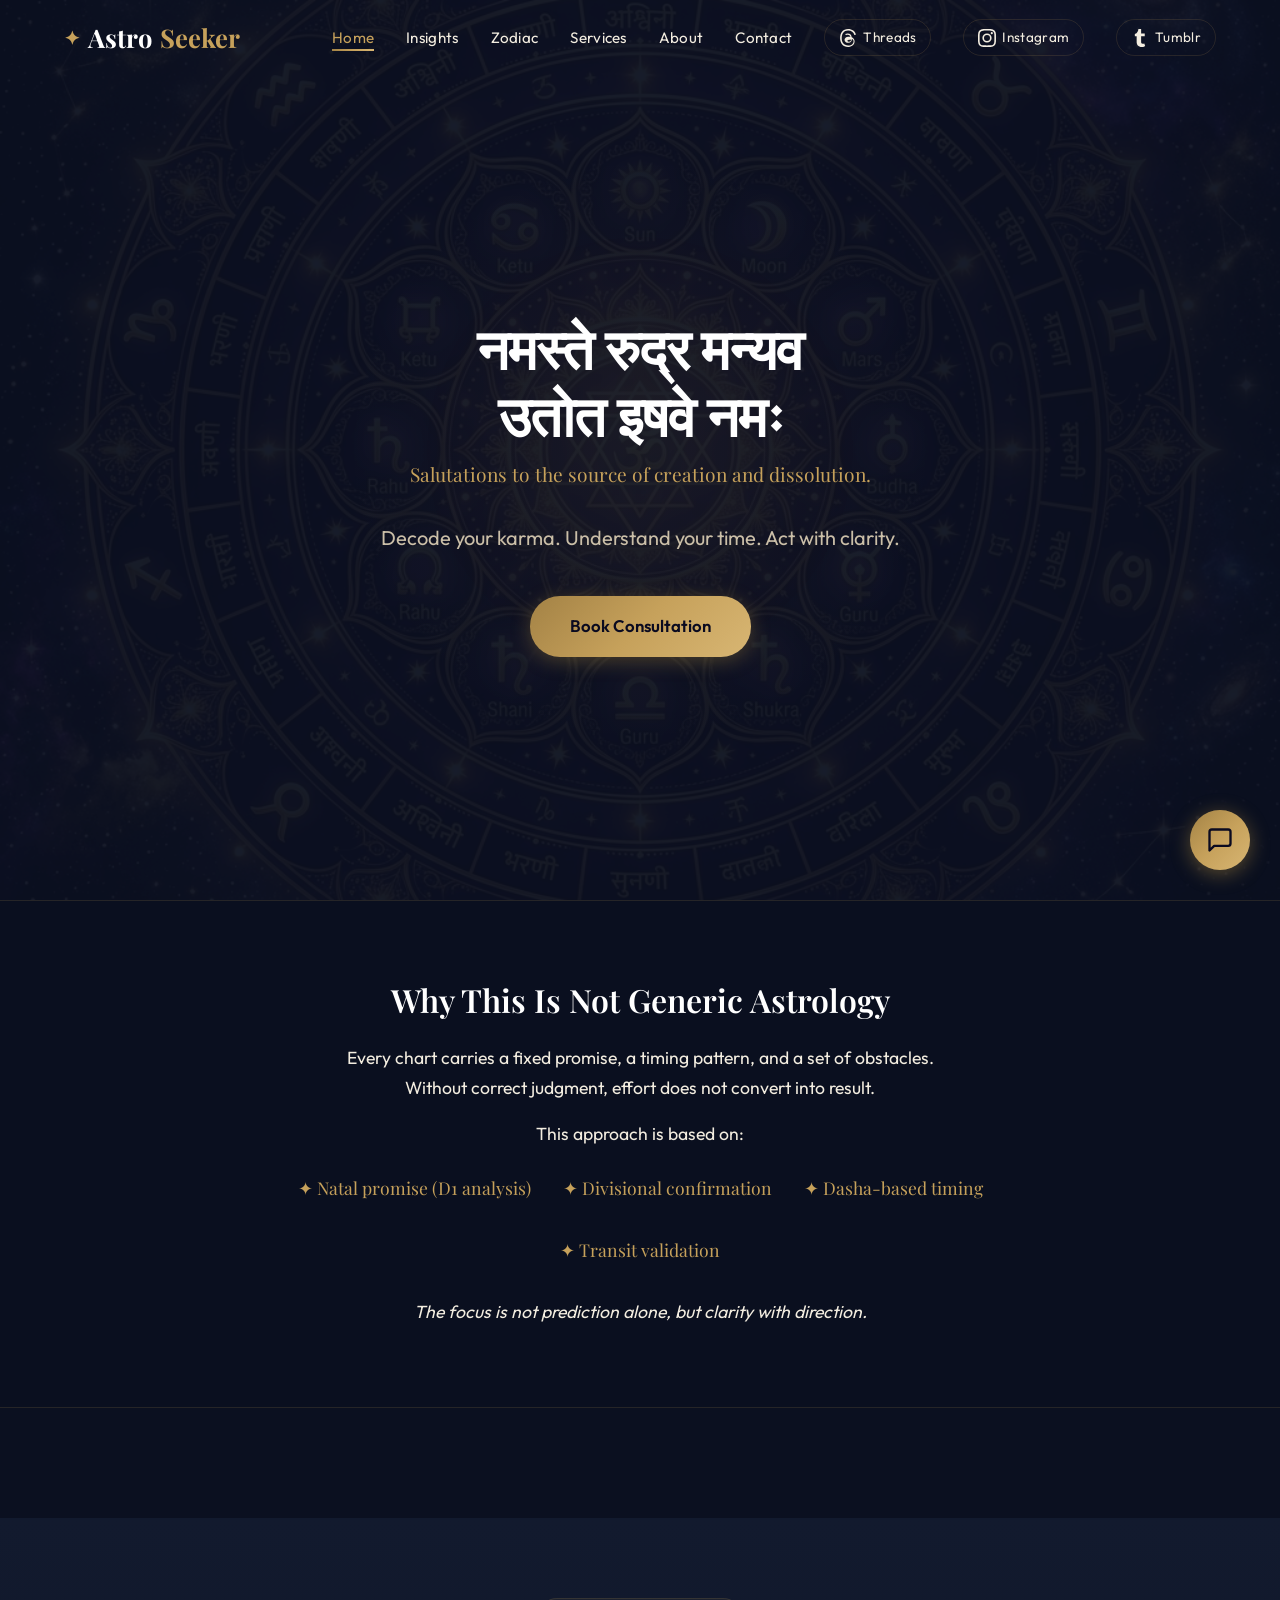
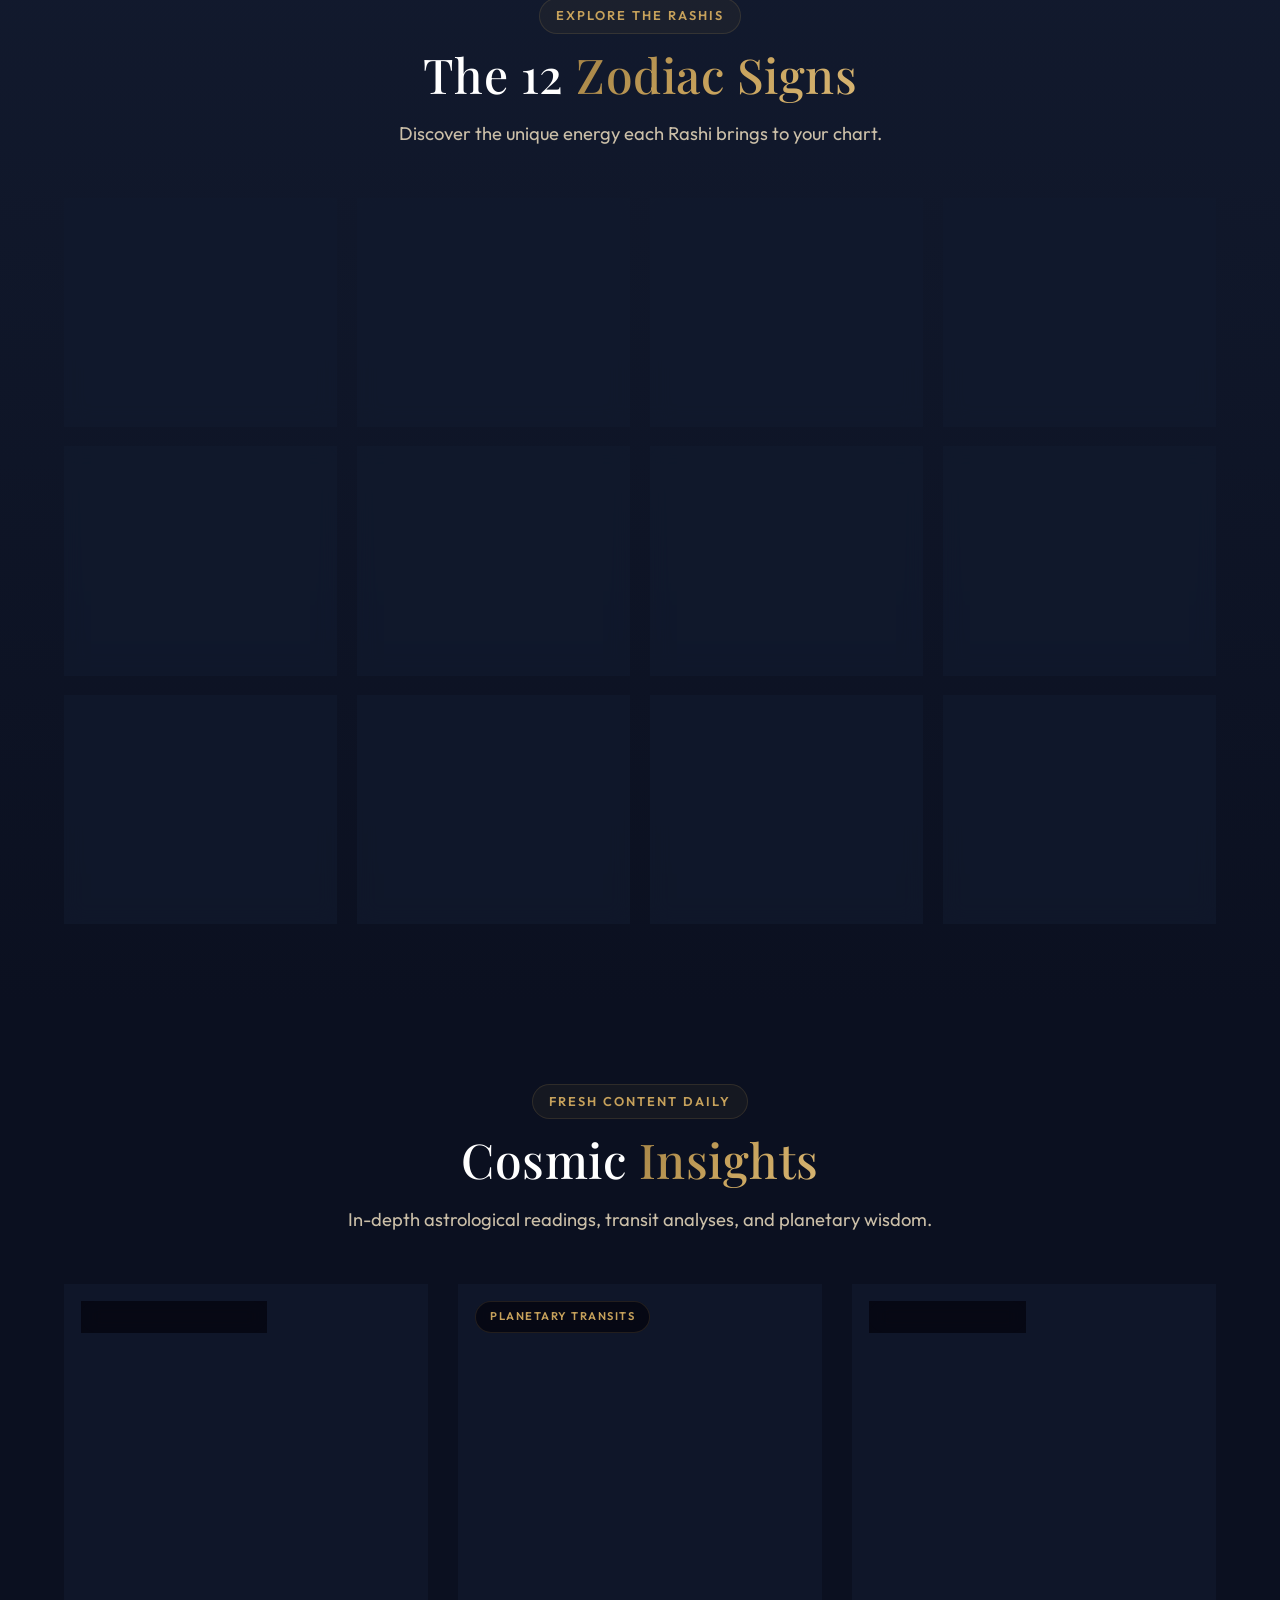
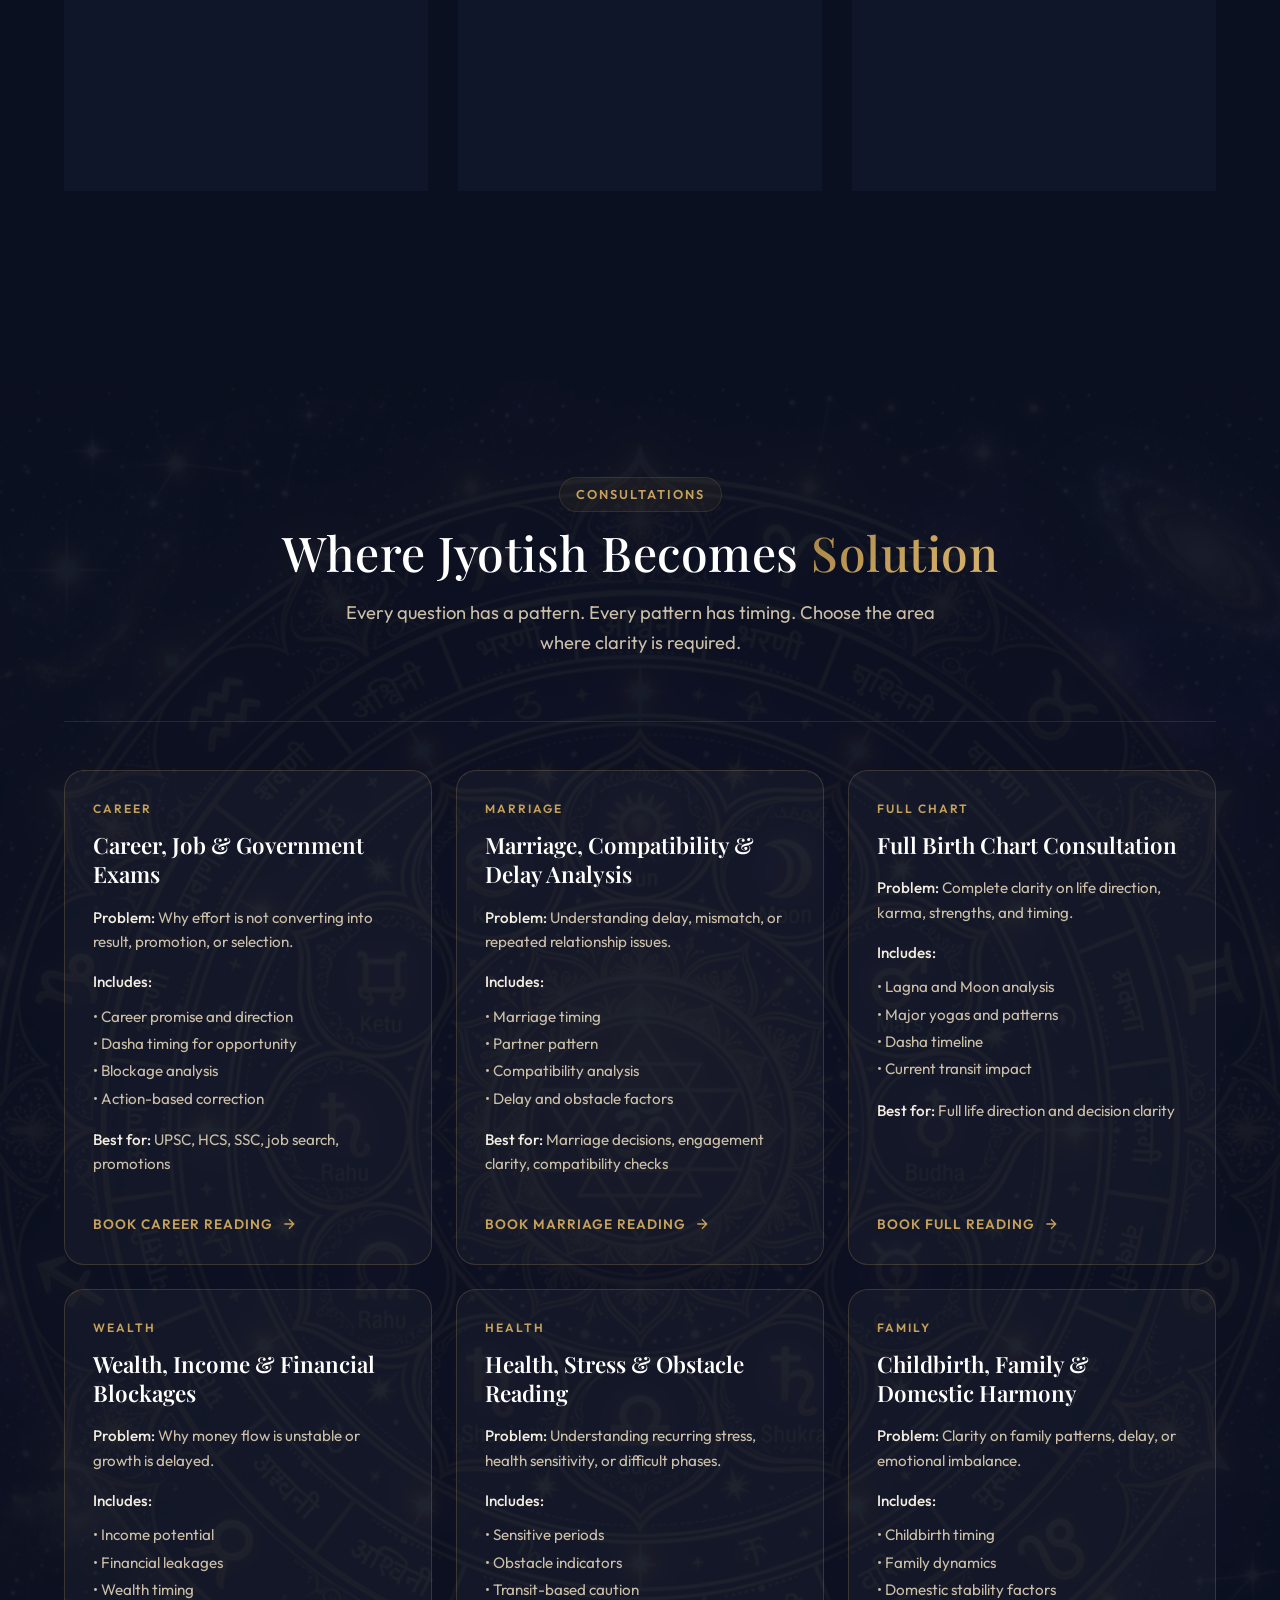
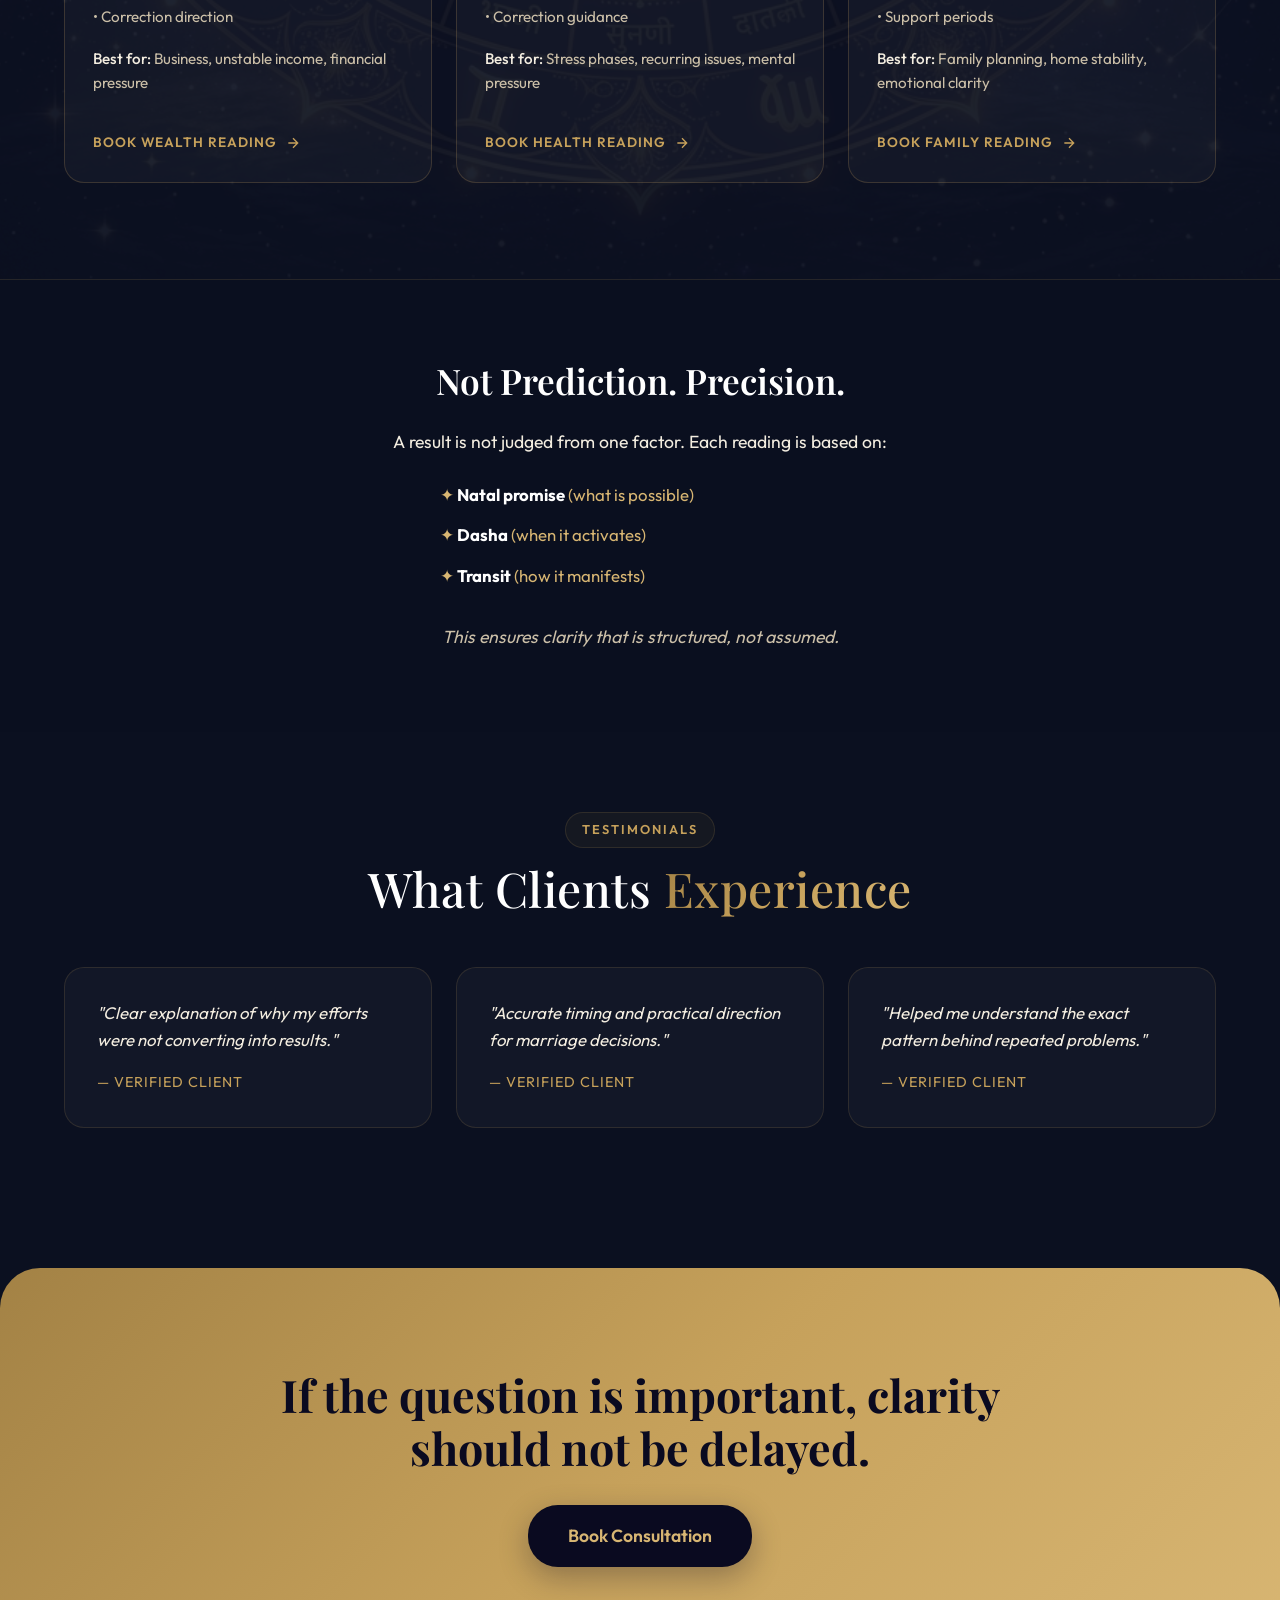
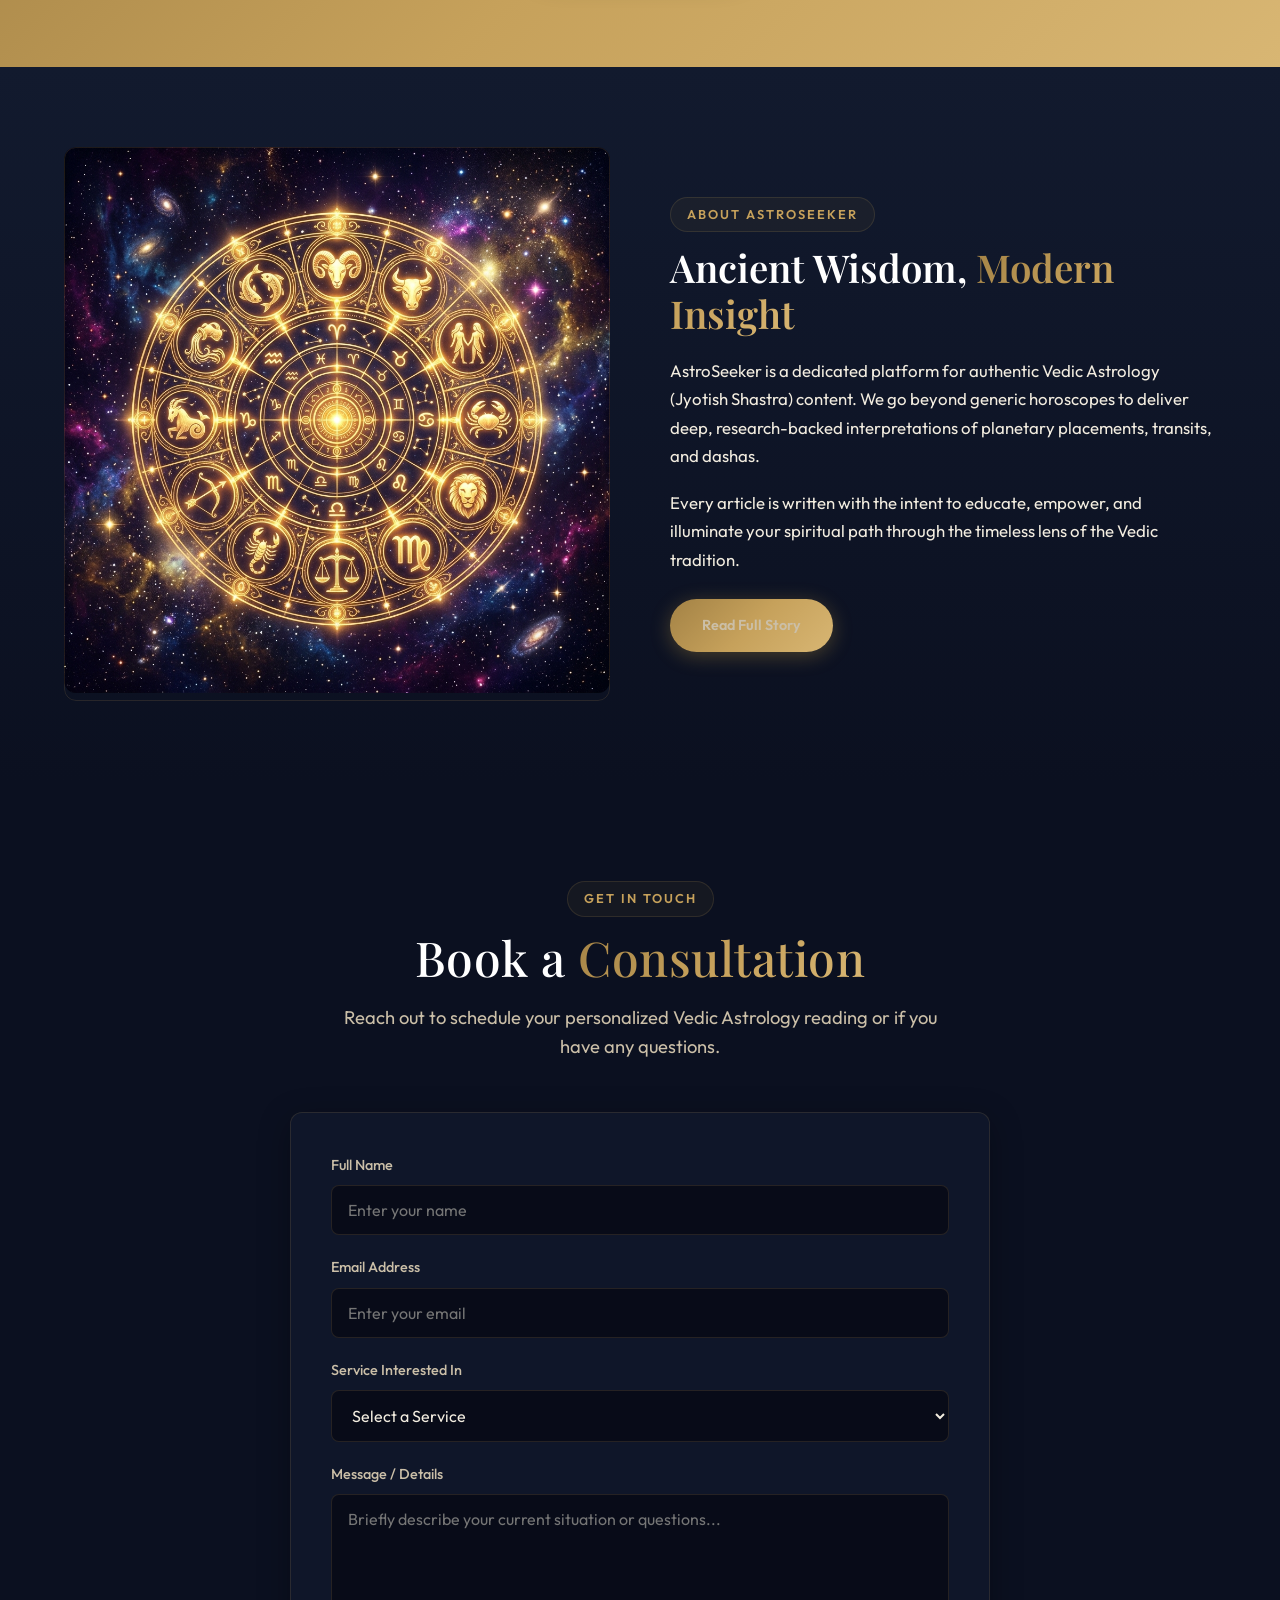
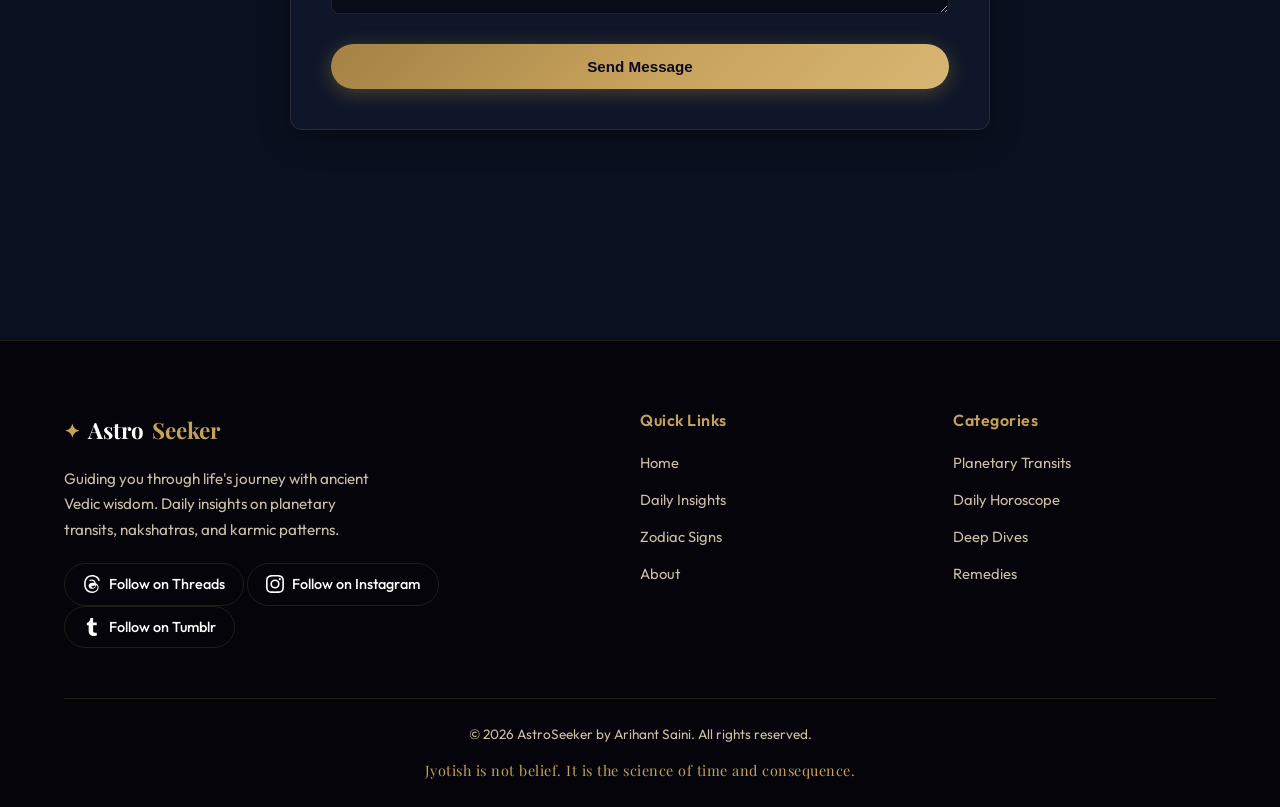
<file: vedic-astrology-site/index.html>
<!DOCTYPE html>
<html lang="en">
<head>
    <meta charset="UTF-8">
    <meta name="viewport" content="width=device-width, initial-scale=1.0">
    <title>AstroSeeker — Daily Vedic Astrology Insights & Horoscopes</title>
    <meta name="description" content="Explore deep Vedic Astrology insights, daily horoscopes, planetary transits, and spiritual guidance. Free daily readings by Arihant Saini.">
    <meta name="keywords" content="Vedic Astrology, Jyotish, Horoscope, Daily Horoscope, Planetary Transit, Zodiac, Nakshatra, Kundali">
    <meta property="og:title" content="AstroSeeker — Daily Vedic Astrology">
    <meta property="og:description" content="Deep Vedic Astrology insights, daily horoscopes, and spiritual guidance.">
    <meta property="og:image" content="assets/cosmic_banner.png">
    <link rel="preconnect" href="https://fonts.googleapis.com">
    <link rel="preconnect" href="https://fonts.gstatic.com" crossorigin>
    <link href="https://fonts.googleapis.com/css2?family=Outfit:wght@300;400;500;600;700&family=Playfair+Display:ital,wght@0,400;0,600;0,700;1,400&display=swap" rel="stylesheet">
    <link rel="stylesheet" href="css/styles.css">
    <!-- Google AdSense Auto Ads -->
    <script async src="https://pagead2.googlesyndication.com/pagead/js/adsbygoogle.js?client=ca-pub-9194178610009666" crossorigin="anonymous"></script>
</head>
<body>
    <!-- Animated Stars Background -->
    <canvas id="stars-canvas"></canvas>

    <!-- Navigation -->
    <nav class="navbar" id="navbar">
        <div class="container nav-container">
            <a href="index.html" class="logo">
                <span class="logo-icon">✦</span>
                Astro<span class="logo-accent">Seeker</span>
            </a>
            <ul class="nav-links" id="nav-links">
                <li><a href="#home" class="active">Home</a></li>
                <li><a href="#daily-insights">Insights</a></li>
                <li><a href="#zodiac-signs">Zodiac</a></li>
                <li><a href="#services">Services</a></li>
                <li><a href="about.html">About</a></li>
                <li><a href="#contact">Contact</a></li>
                <li><a href="https://www.threads.com/@myself_arihant" target="_blank" class="nav-threads">
                    <svg width="18" height="18" viewBox="0 0 24 24" fill="currentColor"><path d="M12.186 24h-.007c-3.581-.024-6.334-1.205-8.184-3.509C2.35 18.44 1.5 15.586 1.472 12.01v-.017c.03-3.579.879-6.43 2.525-8.482C5.845 1.205 8.6.024 12.18 0h.014c2.746.02 5.043.725 6.826 2.098 1.677 1.29 2.858 3.13 3.509 5.467l-2.04.569c-1.104-3.96-3.898-5.984-8.304-6.015-2.91.022-5.11.936-6.54 2.717C4.307 6.504 3.616 8.914 3.589 12c.027 3.086.718 5.496 2.057 7.164 1.43 1.783 3.631 2.698 6.54 2.717 2.623-.02 4.358-.631 5.8-2.045 1.647-1.613 1.618-3.593 1.09-4.798-.31-.71-.873-1.3-1.634-1.75-.192 1.352-.622 2.446-1.284 3.272-.886 1.102-2.14 1.704-3.73 1.79-1.202.065-2.361-.218-3.259-.801-1.063-.689-1.685-1.74-1.752-2.96-.065-1.187.408-2.26 1.33-3.022.88-.727 2.1-1.14 3.538-1.209 1.01-.05 1.945.025 2.791.18-.122-.79-.39-1.404-.82-1.83-.596-.59-1.497-.89-2.68-.892h-.031c-.88.003-1.61.209-2.17.614l-1.157-1.652c.852-.596 1.94-.915 3.243-.938h.053c1.723.013 3.065.542 3.988 1.576.795.89 1.273 2.079 1.426 3.54.465.218.897.476 1.293.775 1.06.8 1.832 1.855 2.244 3.07.6 1.77.52 4.46-1.678 6.612-1.88 1.838-4.142 2.634-7.322 2.66zM14.56 14.24c-1.015-.048-3.24.054-3.39 1.296-.072.589.263 1.347 1.808 1.347.08 0 .162-.003.246-.008 1.083-.059 1.908-.454 2.453-1.175.35-.464.583-1.044.72-1.73a9.4 9.4 0 00-1.837.27z"/></svg>
                    Threads
                </a></li>
                <li><a href="https://www.instagram.com/astr.oseeker/" target="_blank" class="nav-threads">
                    <svg width="18" height="18" viewBox="0 0 24 24" fill="currentColor"><path d="M12 2.163c3.204 0 3.584.012 4.85.07 3.252.148 4.771 1.691 4.919 4.919.058 1.265.069 1.645.069 4.849 0 3.205-.012 3.584-.069 4.849-.149 3.225-1.664 4.771-4.919 4.919-1.266.058-1.644.07-4.85.07-3.204 0-3.584-.012-4.849-.07-3.26-.149-4.771-1.699-4.919-4.92-.058-1.265-.07-1.644-.07-4.849 0-3.204.013-3.583.07-4.849.149-3.227 1.664-4.771 4.919-4.919 1.266-.057 1.645-.069 4.849-.069zM12 0C8.741 0 8.333.014 7.053.072 2.695.272.273 2.69.073 7.052.014 8.333 0 8.741 0 12c0 3.259.014 3.668.072 4.948.2 4.358 2.618 6.78 6.98 6.98C8.333 23.986 8.741 24 12 24c3.259 0 3.668-.014 4.948-.072 4.354-.2 6.782-2.618 6.979-6.98.059-1.28.073-1.689.073-4.948 0-3.259-.014-3.667-.072-4.947-.196-4.354-2.617-6.78-6.979-6.98C15.668.014 15.259 0 12 0zm0 5.838a6.162 6.162 0 100 12.324 6.162 6.162 0 000-12.324zM12 16a4 4 0 110-8 4 4 0 010 8zm6.406-11.845a1.44 1.44 0 100 2.881 1.44 1.44 0 000-2.881z"/></svg>
                    Instagram
                </a></li>
                <li><a href="https://www.tumblr.com/cosmicdecoderr?source=share" target="_blank" class="nav-threads">
                    <svg width="18" height="18" viewBox="0 0 24 24" fill="currentColor"><path d="M14.563 24c-5.093 0-7.031-3.756-7.031-6.411V9.747H5.116V6.648c3.63-1.313 4.512-4.596 4.71-6.469C9.84.051 9.941 0 9.999 0h3.517v6.114h4.801v3.633h-4.82v7.47c.016 1.001.375 2.371 2.207 2.371h.09c.631-.02 1.486-.205 1.936-.419l1.156 3.425c-.436.636-2.4 1.364-4.323 1.406z"/></svg>
                    Tumblr
                </a></li>
            </ul>
            <button class="mobile-menu-btn" id="mobile-menu-btn">
                <span></span><span></span><span></span>
            </button>
        </div>
    </nav>

    <!-- Hero Section -->
    <header class="hero" id="home">
        <div class="hero-bg-overlay"></div>
        <div class="hero-glow"></div>
        <div class="container hero-content">
            <h1 class="sanskrit-heading" style="font-size: 3.5rem; margin-top: 10vh; margin-bottom: 10px;">नमस्ते रुद्र मन्यव<br class="mobile-break"> उतोत इषवे नमः</h1>
            <p style="font-family: var(--font-serif); font-size: 1.2rem; color: var(--primary); margin-bottom: 30px;">Salutations to the source of creation and dissolution.</p>
            <p class="hero-subtitle">Decode your karma. Understand your time. Act with clarity.</p>
            <div class="hero-actions" style="justify-content: center; margin-top: 40px;">
                <a href="https://wa.me/919057918251?text=Hi!%20I%20would%20like%20to%20Book%20a%20Consultation." target="_blank" class="btn-primary btn-large">
                    <span>Book Consultation</span>
                </a>
            </div>
        </div>
    </header>

    <!-- Trust Section -->
    <section class="section trust-section" style="background: rgba(11, 16, 32, 0.4); text-align: center; border-top: 1px solid var(--border-subtle); border-bottom: 1px solid var(--border-subtle);">
        <div class="container" style="max-width: 800px;">
            <h2 style="font-size: 2rem; margin-bottom: 24px; color: var(--text-light);">Why This Is Not Generic Astrology</h2>
            <p style="font-size: 1.1rem; color: var(--text-main); margin-bottom: 16px;">Every chart carries a fixed promise, a timing pattern, and a set of obstacles.<br>Without correct judgment, effort does not convert into result.</p>
            <p style="font-size: 1.1rem; color: var(--text-main); margin-bottom: 24px;">This approach is based on:</p>
            <ul style="list-style: none; display: flex; justify-content: center; gap: 32px; flex-wrap: wrap; margin-bottom: 32px;">
                <li style="color: var(--primary); font-family: var(--font-serif); font-size: 1.1rem;">✦ Natal promise (D1 analysis)</li>
                <li style="color: var(--primary); font-family: var(--font-serif); font-size: 1.1rem;">✦ Divisional confirmation</li>
                <li style="color: var(--primary); font-family: var(--font-serif); font-size: 1.1rem;">✦ Dasha-based timing</li>
                <li style="color: var(--primary); font-family: var(--font-serif); font-size: 1.1rem;">✦ Transit validation</li>
            </ul>
            <p style="font-size: 1.1rem; color: var(--text-main); font-style: italic;">The focus is not prediction alone, but clarity with direction.</p>
        </div>
    </section>

    <!-- Ad Space 1 -->
    <section class="ad-section container">
        <ins class="adsbygoogle" style="display:block" data-ad-client="ca-pub-9194178610009666" data-ad-slot="auto" data-ad-format="auto" data-full-width-responsive="true"></ins>
        <script>(adsbygoogle = window.adsbygoogle || []).push({});</script>
    </section>

    <!-- Zodiac Signs Section -->
    <section id="zodiac-signs" class="section zodiac-section">
        <div class="container">
            <div class="section-header">
                <span class="section-tag">Explore the Rashis</span>
                <h2>The 12 <span class="text-gradient">Zodiac Signs</span></h2>
                <p>Discover the unique energy each Rashi brings to your chart.</p>
            </div>
            <div class="zodiac-grid">
                <div class="zodiac-card" data-sign="aries">
                    <span class="zodiac-symbol">♈</span><span class="zodiac-name">Mesh (Aries)</span>
                    <p class="zodiac-traits">Action-oriented, direct, competitive, initiator, fearless, impulsive, independent, quick decision-maker.</p>
                </div>
                <div class="zodiac-card" data-sign="taurus">
                    <span class="zodiac-symbol">♉</span><span class="zodiac-name">Vrishabh (Taurus)</span>
                    <p class="zodiac-traits">Stable, patient, comfort-loving, practical, loyal, material-focused, consistent, resistant to change.</p>
                </div>
                <div class="zodiac-card" data-sign="gemini">
                    <span class="zodiac-symbol">♊</span><span class="zodiac-name">Mithun (Gemini)</span>
                    <p class="zodiac-traits">Curious, communicative, adaptable, intellectual, dual-natured, witty, restless, information-driven.</p>
                </div>
                <div class="zodiac-card" data-sign="cancer">
                    <span class="zodiac-symbol">♋</span><span class="zodiac-name">Kark (Cancer)</span>
                    <p class="zodiac-traits">Emotional, nurturing, protective, intuitive, sensitive, home-oriented, mood-driven, caring.</p>
                </div>
                <div class="zodiac-card" data-sign="leo">
                    <span class="zodiac-symbol">♌</span><span class="zodiac-name">Simha (Leo)</span>
                    <p class="zodiac-traits">Confident, expressive, leadership-driven, creative, attention-seeking, proud, generous, charismatic.</p>
                </div>
                <div class="zodiac-card" data-sign="virgo">
                    <span class="zodiac-symbol">♍</span><span class="zodiac-name">Kanya (Virgo)</span>
                    <p class="zodiac-traits">Analytical, detail-oriented, practical, perfectionist, service-minded, organized, critical, health-conscious.</p>
                </div>
                <div class="zodiac-card" data-sign="libra">
                    <span class="zodiac-symbol">♎</span><span class="zodiac-name">Tula (Libra)</span>
                    <p class="zodiac-traits">Balanced, relationship-focused, diplomatic, aesthetic-driven, fair-minded, indecisive, harmony-seeking.</p>
                </div>
                <div class="zodiac-card" data-sign="scorpio">
                    <span class="zodiac-symbol">♏</span><span class="zodiac-name">Vrishchik (Scorpio)</span>
                    <p class="zodiac-traits">Intense, secretive, transformative, passionate, strategic, emotionally deep, controlling, investigative.</p>
                </div>
                <div class="zodiac-card" data-sign="sagittarius">
                    <span class="zodiac-symbol">♐</span><span class="zodiac-name">Dhanu (Sagittarius)</span>
                    <p class="zodiac-traits">Philosophical, freedom-loving, optimistic, adventurous, truth-seeking, blunt, expansive, growth-oriented.</p>
                </div>
                <div class="zodiac-card" data-sign="capricorn">
                    <span class="zodiac-symbol">♑</span><span class="zodiac-name">Makar (Capricorn)</span>
                    <p class="zodiac-traits">Disciplined, ambitious, responsible, structured, goal-oriented, practical, patient, authority-driven.</p>
                </div>
                <div class="zodiac-card" data-sign="aquarius">
                    <span class="zodiac-symbol">♒</span><span class="zodiac-name">Kumbh (Aquarius)</span>
                    <p class="zodiac-traits">Innovative, unconventional, detached, intellectual, humanitarian, rebellious, future-focused, independent.</p>
                </div>
                <div class="zodiac-card" data-sign="pisces">
                    <span class="zodiac-symbol">♓</span><span class="zodiac-name">Meen (Pisces)</span>
                    <p class="zodiac-traits">Imaginative, compassionate, intuitive, spiritual, emotional, escapist, artistic, empathetic.</p>
                </div>
            </div>
        </div>
    </section>

    <!-- Daily Insights Section -->
    <main id="daily-insights" class="section">
        <div class="container">
            <div class="section-header">
                <span class="section-tag">Fresh Content Daily</span>
                <h2>Cosmic <span class="text-gradient">Insights</span></h2>
                <p>In-depth astrological readings, transit analyses, and planetary wisdom.</p>
            </div>
            <div id="posts-grid" class="posts-grid">
                <!-- Posts injected here via JavaScript -->
            </div>
        </div>
    </main>

    <!-- Ad Space 2 -->
    <section class="ad-section container">
        <ins class="adsbygoogle" style="display:block" data-ad-client="ca-pub-9194178610009666" data-ad-slot="auto" data-ad-format="auto" data-full-width-responsive="true"></ins>
        <script>(adsbygoogle = window.adsbygoogle || []).push({});</script>
    </section>

    <!-- Services Section -->
    <section id="services" class="section services-section">
        <div class="container" style="max-width: 1200px; padding: 0 24px;">
            <div class="section-header">
                <span class="section-tag" style="margin-bottom: 12px;">CONSULTATIONS</span>
                <h2 style="margin-bottom: 16px;">Where Jyotish Becomes <span class="text-gradient">Solution</span></h2>
                <p style="margin-bottom: 24px;">Every question has a pattern. Every pattern has timing. Choose the area where clarity is required.</p>
            </div>
            <div class="services-grid">
                <!-- 1. Career -->
                <div class="service-card">
                    <span class="service-label">Career</span>
                    <h3 class="service-title">Career, Job & Government Exams</h3>
                    <div class="service-details">
                        <p><strong>Problem:</strong> Why effort is not converting into result, promotion, or selection.</p>
                        <p style="margin-top: 16px; margin-bottom: 8px;"><strong>Includes:</strong></p>
                        <p style="line-height: 1.8;">• Career promise and direction<br>• Dasha timing for opportunity<br>• Blockage analysis<br>• Action-based correction</p>
                        <p style="margin-top: 16px;"><strong>Best for:</strong> UPSC, HCS, SSC, job search, promotions</p>
                    </div>
                    <a href="https://wa.me/919057918251?text=Hi!%20I%20am%20interested%20in%20the%20Career%20Reading." target="_blank" class="service-btn">
                        Book Career Reading <svg width="16" height="16" viewBox="0 0 24 24" fill="none" stroke="currentColor" stroke-width="2"><path d="M5 12h14M12 5l7 7-7 7"/></svg>
                    </a>
                </div>
                <!-- 2. Marriage -->
                <div class="service-card">
                    <span class="service-label">Marriage</span>
                    <h3 class="service-title">Marriage, Compatibility & Delay Analysis</h3>
                    <div class="service-details">
                        <p><strong>Problem:</strong> Understanding delay, mismatch, or repeated relationship issues.</p>
                        <p style="margin-top: 16px; margin-bottom: 8px;"><strong>Includes:</strong></p>
                        <p style="line-height: 1.8;">• Marriage timing<br>• Partner pattern<br>• Compatibility analysis<br>• Delay and obstacle factors</p>
                        <p style="margin-top: 16px;"><strong>Best for:</strong> Marriage decisions, engagement clarity, compatibility checks</p>
                    </div>
                    <a href="https://wa.me/919057918251?text=Hi!%20I%20am%20interested%20in%20the%20Marriage%20Reading." target="_blank" class="service-btn">
                        Book Marriage Reading <svg width="16" height="16" viewBox="0 0 24 24" fill="none" stroke="currentColor" stroke-width="2"><path d="M5 12h14M12 5l7 7-7 7"/></svg>
                    </a>
                </div>
                <!-- 3. Full Chart -->
                <div class="service-card">
                    <span class="service-label">Full Chart</span>
                    <h3 class="service-title">Full Birth Chart Consultation</h3>
                    <div class="service-details">
                        <p><strong>Problem:</strong> Complete clarity on life direction, karma, strengths, and timing.</p>
                        <p style="margin-top: 16px; margin-bottom: 8px;"><strong>Includes:</strong></p>
                        <p style="line-height: 1.8;">• Lagna and Moon analysis<br>• Major yogas and patterns<br>• Dasha timeline<br>• Current transit impact</p>
                        <p style="margin-top: 16px;"><strong>Best for:</strong> Full life direction and decision clarity</p>
                    </div>
                    <a href="https://wa.me/919057918251?text=Hi!%20I%20am%20interested%20in%20a%20Full%20Reading." target="_blank" class="service-btn">
                        Book Full Reading <svg width="16" height="16" viewBox="0 0 24 24" fill="none" stroke="currentColor" stroke-width="2"><path d="M5 12h14M12 5l7 7-7 7"/></svg>
                    </a>
                </div>
                <!-- 4. Wealth -->
                <div class="service-card">
                    <span class="service-label">Wealth</span>
                    <h3 class="service-title">Wealth, Income & Financial Blockages</h3>
                    <div class="service-details">
                        <p><strong>Problem:</strong> Why money flow is unstable or growth is delayed.</p>
                        <p style="margin-top: 16px; margin-bottom: 8px;"><strong>Includes:</strong></p>
                        <p style="line-height: 1.8;">• Income potential<br>• Financial leakages<br>• Wealth timing<br>• Correction direction</p>
                        <p style="margin-top: 16px;"><strong>Best for:</strong> Business, unstable income, financial pressure</p>
                    </div>
                    <a href="https://wa.me/919057918251?text=Hi!%20I%20am%20interested%20in%20the%20Wealth%20Reading." target="_blank" class="service-btn">
                        Book Wealth Reading <svg width="16" height="16" viewBox="0 0 24 24" fill="none" stroke="currentColor" stroke-width="2"><path d="M5 12h14M12 5l7 7-7 7"/></svg>
                    </a>
                </div>
                <!-- 5. Health -->
                <div class="service-card">
                    <span class="service-label">Health</span>
                    <h3 class="service-title">Health, Stress & Obstacle Reading</h3>
                    <div class="service-details">
                        <p><strong>Problem:</strong> Understanding recurring stress, health sensitivity, or difficult phases.</p>
                        <p style="margin-top: 16px; margin-bottom: 8px;"><strong>Includes:</strong></p>
                        <p style="line-height: 1.8;">• Sensitive periods<br>• Obstacle indicators<br>• Transit-based caution<br>• Correction guidance</p>
                        <p style="margin-top: 16px;"><strong>Best for:</strong> Stress phases, recurring issues, mental pressure</p>
                    </div>
                    <a href="https://wa.me/919057918251?text=Hi!%20I%20am%20interested%20in%20the%20Health%20Reading." target="_blank" class="service-btn">
                        Book Health Reading <svg width="16" height="16" viewBox="0 0 24 24" fill="none" stroke="currentColor" stroke-width="2"><path d="M5 12h14M12 5l7 7-7 7"/></svg>
                    </a>
                </div>
                <!-- 6. Family -->
                <div class="service-card">
                    <span class="service-label">Family</span>
                    <h3 class="service-title">Childbirth, Family & Domestic Harmony</h3>
                    <div class="service-details">
                        <p><strong>Problem:</strong> Clarity on family patterns, delay, or emotional imbalance.</p>
                        <p style="margin-top: 16px; margin-bottom: 8px;"><strong>Includes:</strong></p>
                        <p style="line-height: 1.8;">• Childbirth timing<br>• Family dynamics<br>• Domestic stability factors<br>• Support periods</p>
                        <p style="margin-top: 16px;"><strong>Best for:</strong> Family planning, home stability, emotional clarity</p>
                    </div>
                    <a href="https://wa.me/919057918251?text=Hi!%20I%20am%20interested%20in%20the%20Family%20Reading." target="_blank" class="service-btn">
                        Book Family Reading <svg width="16" height="16" viewBox="0 0 24 24" fill="none" stroke="currentColor" stroke-width="2"><path d="M5 12h14M12 5l7 7-7 7"/></svg>
                    </a>
                </div>
            </div>
            
        </div>
    </section>

    <!-- Differentiation Section -->
    <section class="section differentiation-section" style="background: rgba(11, 16, 32, 0.6); text-align: center; border-top: 1px solid var(--border-subtle);">
        <div class="container" style="max-width: 800px;">
            <h2 style="font-size: 2.2rem; margin-bottom: 24px; color: var(--text-light);">Not Prediction. Precision.</h2>
            <p style="font-size: 1.1rem; color: var(--text-main); margin-bottom: 24px;">A result is not judged from one factor. Each reading is based on:</p>
            <ul style="list-style: none; display: flex; flex-direction: column; gap: 12px; margin-bottom: 32px; text-align: left; max-width: 400px; margin-left: auto; margin-right: auto;">
                <li style="color: var(--primary-light); font-size: 1.05rem;">✦ <strong style="color: var(--text-light);">Natal promise</strong> (what is possible)</li>
                <li style="color: var(--primary-light); font-size: 1.05rem;">✦ <strong style="color: var(--text-light);">Dasha</strong> (when it activates)</li>
                <li style="color: var(--primary-light); font-size: 1.05rem;">✦ <strong style="color: var(--text-light);">Transit</strong> (how it manifests)</li>
            </ul>
            <p style="font-size: 1.1rem; color: var(--text-muted); font-style: italic;">This ensures clarity that is structured, not assumed.</p>
        </div>
    </section>

    <!-- Testimonial Section -->
    <section class="section testimonial-section" style="padding-top: 80px; padding-bottom: 80px;">
        <div class="container">
            <div class="section-header">
                <span class="section-tag">Testimonials</span>
                <h2>What Clients <span class="text-gradient">Experience</span></h2>
            </div>
            <div style="display: grid; grid-template-columns: repeat(auto-fit, minmax(300px, 1fr)); gap: 24px;">
                <div style="background: rgba(255,255,255,0.03); border: 1px solid var(--border-subtle); padding: 32px; border-radius: 20px;">
                    <p style="color: var(--text-main); font-size: 1.05rem; font-style: italic; margin-bottom: 16px; line-height: 1.6;">"Clear explanation of why my efforts were not converting into results."</p>
                    <div style="color: var(--primary); font-size: 0.9rem; text-transform: uppercase; letter-spacing: 1px;">— Verified Client</div>
                </div>
                <div style="background: rgba(255,255,255,0.03); border: 1px solid var(--border-subtle); padding: 32px; border-radius: 20px;">
                    <p style="color: var(--text-main); font-size: 1.05rem; font-style: italic; margin-bottom: 16px; line-height: 1.6;">"Accurate timing and practical direction for marriage decisions."</p>
                    <div style="color: var(--primary); font-size: 0.9rem; text-transform: uppercase; letter-spacing: 1px;">— Verified Client</div>
                </div>
                <div style="background: rgba(255,255,255,0.03); border: 1px solid var(--border-subtle); padding: 32px; border-radius: 20px;">
                    <p style="color: var(--text-main); font-size: 1.05rem; font-style: italic; margin-bottom: 16px; line-height: 1.6;">"Helped me understand the exact pattern behind repeated problems."</p>
                    <div style="color: var(--primary); font-size: 0.9rem; text-transform: uppercase; letter-spacing: 1px;">— Verified Client</div>
                </div>
            </div>
        </div>
    </section>

    <!-- Final CTA Section -->
    <section class="section final-cta" style="background: var(--gold-gradient); text-align: center; padding: 100px 24px; border-radius: 40px 40px 0 0; margin-top: 60px;">
        <div class="container" style="max-width: 800px;">
            <h2 style="font-size: 2.8rem; color: #0a0a20; margin-bottom: 30px; font-weight: 700;">If the question is important, clarity should not be delayed.</h2>
            <a href="https://wa.me/919057918251" target="_blank" class="btn-primary" style="background: #0a0a20; color: var(--primary-light); font-size: 1.1rem; padding: 16px 40px; box-shadow: 0 10px 30px rgba(10,10,32,0.3); border: none;">
                <span>Book Consultation</span>
            </a>
        </div>
    </section>

    <!-- About Section -->
    <section id="about" class="section about-section">
        <div class="container">
            <div class="about-grid">
                <div class="about-image">
                    <img src="assets/zodiac_wheel.png" alt="Vedic Zodiac Wheel">
                </div>
                <div class="about-text">
                    <span class="section-tag">About AstroSeeker</span>
                    <h2>Ancient Wisdom, <span class="text-gradient">Modern Insight</span></h2>
                    <p>AstroSeeker is a dedicated platform for authentic Vedic Astrology (Jyotish Shastra) content. We go beyond generic horoscopes to deliver deep, research-backed interpretations of planetary placements, transits, and dashas.</p>
                    <p>Every article is written with the intent to educate, empower, and illuminate your spiritual path through the timeless lens of the Vedic tradition.</p>
                    <div class="about-social" style="margin-top: 25px;">
                        <a href="about.html" class="btn-primary">
                            <span>Read Full Story</span>
                        </a>
                    </div>
                </div>
            </div>
        </div>
    </section>

    <!-- Contact / Booking Form -->
    <section id="contact" class="contact-section">
        <div class="container">
            <div class="section-header">
                <span class="section-tag">Get in Touch</span>
                <h2>Book a <span class="text-gradient">Consultation</span></h2>
                <p>Reach out to schedule your personalized Vedic Astrology reading or if you have any questions.</p>
            </div>
            <div class="contact-container">
                <form class="contact-form" action="mailto:astr.oseeker@gmail.com" method="POST" enctype="text/plain">
                    <div class="form-group">
                        <label for="name">Full Name</label>
                        <input type="text" id="name" name="name" class="form-control" required placeholder="Enter your name">
                    </div>
                    <div class="form-group">
                        <label for="email">Email Address</label>
                        <input type="email" id="email" name="email" class="form-control" required placeholder="Enter your email">
                    </div>
                    <div class="form-group">
                        <label for="service">Service Interested In</label>
                        <select id="service" name="service" class="form-control" required>
                            <option value="">Select a Service</option>
                            <option value="career">Career, Job & Government Exams</option>
                            <option value="marriage">Marriage, Compatibility & Delay</option>
                            <option value="full-chart">Full Birth Chart Consultation</option>
                            <option value="wealth">Wealth, Income & Blockages</option>
                            <option value="health">Health, Stress & Obstacles</option>
                            <option value="family">Childbirth & Family Harmony</option>
                            <option value="other">Other / Direct Consultation</option>
                        </select>
                    </div>
                    <div class="form-group">
                        <label for="message">Message / Details</label>
                        <textarea id="message" name="message" class="form-control" required placeholder="Briefly describe your current situation or questions..."></textarea>
                    </div>
                    <button type="submit" class="btn-primary btn-submit">
                        <span>Send Message</span>
                    </button>
                </form>
            </div>
        </div>
    </section>

    <!-- Ad Space 3 -->
    <section class="ad-section container">
        <ins class="adsbygoogle" style="display:block" data-ad-client="ca-pub-9194178610009666" data-ad-slot="auto" data-ad-format="auto" data-full-width-responsive="true"></ins>
        <script>(adsbygoogle = window.adsbygoogle || []).push({});</script>
    </section>

    <!-- Footer -->
    <footer class="footer">
        <div class="container">
            <div class="footer-content">
                <div class="footer-brand">
                    <a href="index.html" class="logo footer-logo">
                        <span class="logo-icon">✦</span> Astro<span class="logo-accent">Seeker</span>
                    </a>
                    <p>Guiding you through life's journey with ancient Vedic wisdom. Daily insights on planetary transits, nakshatras, and karmic patterns.</p>
                    <a href="https://www.threads.com/@myself_arihant" target="_blank" class="social-link threads-link">
                        <svg width="18" height="18" viewBox="0 0 24 24" fill="currentColor"><path d="M12.186 24h-.007c-3.581-.024-6.334-1.205-8.184-3.509C2.35 18.44 1.5 15.586 1.472 12.01v-.017c.03-3.579.879-6.43 2.525-8.482C5.845 1.205 8.6.024 12.18 0h.014c2.746.02 5.043.725 6.826 2.098 1.677 1.29 2.858 3.13 3.509 5.467l-2.04.569c-1.104-3.96-3.898-5.984-8.304-6.015-2.91.022-5.11.936-6.54 2.717C4.307 6.504 3.616 8.914 3.589 12c.027 3.086.718 5.496 2.057 7.164 1.43 1.783 3.631 2.698 6.54 2.717 2.623-.02 4.358-.631 5.8-2.045 1.647-1.613 1.618-3.593 1.09-4.798-.31-.71-.873-1.3-1.634-1.75-.192 1.352-.622 2.446-1.284 3.272-.886 1.102-2.14 1.704-3.73 1.79-1.202.065-2.361-.218-3.259-.801-1.063-.689-1.685-1.74-1.752-2.96-.065-1.187.408-2.26 1.33-3.022.88-.727 2.1-1.14 3.538-1.209 1.01-.05 1.945.025 2.791.18-.122-.79-.39-1.404-.82-1.83-.596-.59-1.497-.89-2.68-.892h-.031c-.88.003-1.61.209-2.17.614l-1.157-1.652c.852-.596 1.94-.915 3.243-.938h.053c1.723.013 3.065.542 3.988 1.576.795.89 1.273 2.079 1.426 3.54.465.218.897.476 1.293.775 1.06.8 1.832 1.855 2.244 3.07.6 1.77.52 4.46-1.678 6.612-1.88 1.838-4.142 2.634-7.322 2.66zM14.56 14.24c-1.015-.048-3.24.054-3.39 1.296-.072.589.263 1.347 1.808 1.347.08 0 .162-.003.246-.008 1.083-.059 1.908-.454 2.453-1.175.35-.464.583-1.044.72-1.73a9.4 9.4 0 00-1.837.27z"/></svg>
                        Follow on Threads
                    </a>
                    <a href="https://www.instagram.com/astr.oseeker/" target="_blank" class="social-link threads-link">
                        <svg width="18" height="18" viewBox="0 0 24 24" fill="currentColor"><path d="M12 2.163c3.204 0 3.584.012 4.85.07 3.252.148 4.771 1.691 4.919 4.919.058 1.265.069 1.645.069 4.849 0 3.205-.012 3.584-.069 4.849-.149 3.225-1.664 4.771-4.919 4.919-1.266.058-1.644.07-4.85.07-3.204 0-3.584-.012-4.849-.07-3.26-.149-4.771-1.699-4.919-4.92-.058-1.265-.07-1.644-.07-4.849 0-3.204.013-3.583.07-4.849.149-3.227 1.664-4.771 4.919-4.919 1.266-.057 1.645-.069 4.849-.069zM12 0C8.741 0 8.333.014 7.053.072 2.695.272.273 2.69.073 7.052.014 8.333 0 8.741 0 12c0 3.259.014 3.668.072 4.948.2 4.358 2.618 6.78 6.98 6.98C8.333 23.986 8.741 24 12 24c3.259 0 3.668-.014 4.948-.072 4.354-.2 6.782-2.618 6.979-6.98.059-1.28.073-1.689.073-4.948 0-3.259-.014-3.667-.072-4.947-.196-4.354-2.617-6.78-6.979-6.98C15.668.014 15.259 0 12 0zm0 5.838a6.162 6.162 0 100 12.324 6.162 6.162 0 000-12.324zM12 16a4 4 0 110-8 4 4 0 010 8zm6.406-11.845a1.44 1.44 0 100 2.881 1.44 1.44 0 000-2.881z"/></svg>
                        Follow on Instagram
                    </a>
                    <a href="https://www.tumblr.com/cosmicdecoderr?source=share" target="_blank" class="social-link threads-link">
                        <svg width="18" height="18" viewBox="0 0 24 24" fill="currentColor"><path d="M14.563 24c-5.093 0-7.031-3.756-7.031-6.411V9.747H5.116V6.648c3.63-1.313 4.512-4.596 4.71-6.469C9.84.051 9.941 0 9.999 0h3.517v6.114h4.801v3.633h-4.82v7.47c.016 1.001.375 2.371 2.207 2.371h.09c.631-.02 1.486-.205 1.936-.419l1.156 3.425c-.436.636-2.4 1.364-4.323 1.406z"/></svg>
                        Follow on Tumblr
                    </a>
                </div>
                <div class="footer-links">
                    <h4>Quick Links</h4>
                    <ul>
                        <li><a href="#home">Home</a></li>
                        <li><a href="#daily-insights">Daily Insights</a></li>
                        <li><a href="#zodiac-signs">Zodiac Signs</a></li>
                        <li><a href="#about">About</a></li>
                    </ul>
                </div>
                <div class="footer-links">
                    <h4>Categories</h4>
                    <ul>
                        <li><a href="#daily-insights">Planetary Transits</a></li>
                        <li><a href="#daily-insights">Daily Horoscope</a></li>
                        <li><a href="#daily-insights">Deep Dives</a></li>
                        <li><a href="#daily-insights">Remedies</a></li>
                    </ul>
                </div>
            </div>
            <div class="footer-bottom">
                <p>&copy; 2026 AstroSeeker by Arihant Saini. All rights reserved.</p>
                <p class="footer-disclaimer" style="font-size: 0.9rem; color: var(--primary); margin-top: 12px; font-family: var(--font-serif); letter-spacing: 0.5px;">Jyotish is not belief. It is the science of time and consequence.</p>
            </div>
        </div>
    </footer>

    <!-- Floating Chat Button -->
    <div class="chat-fab" id="chat-fab">
        <div class="chat-fab-menu">
            <a href="https://ig.me/m/astr.oseeker" target="_blank" class="chat-fab-item ig">
                <svg width="20" height="20" viewBox="0 0 24 24" fill="currentColor"><path d="M12 2.163c3.204 0 3.584.012 4.85.07 3.252.148 4.771 1.691 4.919 4.919.058 1.265.069 1.645.069 4.849 0 3.205-.012 3.584-.069 4.849-.149 3.225-1.664 4.771-4.919 4.919-1.266.058-1.644.07-4.85.07-3.204 0-3.584-.012-4.849-.07-3.26-.149-4.771-1.699-4.919-4.92-.058-1.265-.07-1.644-.07-4.849 0-3.204.013-3.583.07-4.849.149-3.227 1.664-4.771 4.919-4.919 1.266-.057 1.645-.069 4.849-.069zM12 0C8.741 0 8.333.014 7.053.072 2.695.272.273 2.69.073 7.052.014 8.333 0 8.741 0 12c0 3.259.014 3.668.072 4.948.2 4.358 2.618 6.78 6.98 6.98C8.333 23.986 8.741 24 12 24c3.259 0 3.668-.014 4.948-.072 4.354-.2 6.782-2.618 6.979-6.98.059-1.28.073-1.689.073-4.948 0-3.259-.014-3.667-.072-4.947-.196-4.354-2.617-6.78-6.979-6.98C15.668.014 15.259 0 12 0zm0 5.838a6.162 6.162 0 100 12.324 6.162 6.162 0 000-12.324zM12 16a4 4 0 110-8 4 4 0 010 8zm6.406-11.845a1.44 1.44 0 100 2.881 1.44 1.44 0 000-2.881z"/></svg>
                DM on Instagram
            </a>
            <a href="https://www.instagram.com/direct/t/" target="_blank" class="chat-fab-item th">
                <svg width="20" height="20" viewBox="0 0 24 24" fill="currentColor"><path d="M12.186 24h-.007c-3.581-.024-6.334-1.205-8.184-3.509C2.35 18.44 1.5 15.586 1.472 12.01v-.017c.03-3.579.879-6.43 2.525-8.482C5.845 1.205 8.6.024 12.18 0h.014c2.746.02 5.043.725 6.826 2.098 1.677 1.29 2.858 3.13 3.509 5.467l-2.04.569c-1.104-3.96-3.898-5.984-8.304-6.015-2.91.022-5.11.936-6.54 2.717C4.307 6.504 3.616 8.914 3.589 12c.027 3.086.718 5.496 2.057 7.164 1.43 1.783 3.631 2.698 6.54 2.717 2.623-.02 4.358-.631 5.8-2.045 1.647-1.613 1.618-3.593 1.09-4.798-.31-.71-.873-1.3-1.634-1.75-.192 1.352-.622 2.446-1.284 3.272-.886 1.102-2.14 1.704-3.73 1.79-1.202.065-2.361-.218-3.259-.801-1.063-.689-1.685-1.74-1.752-2.96-.065-1.187.408-2.26 1.33-3.022.88-.727 2.1-1.14 3.538-1.209 1.01-.05 1.945.025 2.791.18-.122-.79-.39-1.404-.82-1.83-.596-.59-1.497-.89-2.68-.892h-.031c-.88.003-1.61.209-2.17.614l-1.157-1.652c.852-.596 1.94-.915 3.243-.938h.053c1.723.013 3.065.542 3.988 1.576.795.89 1.273 2.079 1.426 3.54.465.218.897.476 1.293.775 1.06.8 1.832 1.855 2.244 3.07.6 1.77.52 4.46-1.678 6.612-1.88 1.838-4.142 2.634-7.322 2.66zM14.56 14.24c-1.015-.048-3.24.054-3.39 1.296-.072.589.263 1.347 1.808 1.347.08 0 .162-.003.246-.008 1.083-.059 1.908-.454 2.453-1.175.35-.464.583-1.044.72-1.73a9.4 9.4 0 00-1.837.27z"/></svg>
                Message on Threads
            </a>
            <a href="https://wa.me/919057918251" target="_blank" class="chat-fab-item wa">
                <svg width="20" height="20" viewBox="0 0 24 24" fill="currentColor"><path d="M17.472 14.382c-.297-.149-1.758-.867-2.03-.967-.273-.099-.471-.148-.67.15-.197.297-.767.966-.94 1.164-.173.199-.347.223-.644.075-.297-.15-1.255-.463-2.39-1.475-.883-.788-1.48-1.761-1.653-2.059-.173-.297-.018-.458.13-.606.134-.133.298-.347.446-.52.149-.174.198-.298.298-.497.099-.198.05-.371-.025-.52-.075-.149-.669-1.612-.916-2.207-.242-.579-.487-.5-.669-.51a12.8 12.8 0 0 0-.57-.01c-.198 0-.52.074-.792.372-.272.297-1.04 1.016-1.04 2.479 0 1.462 1.065 2.875 1.213 3.074.149.198 2.096 3.2 5.077 4.487.709.306 1.262.489 1.694.625.712.227 1.36.195 1.871.118.571-.085 1.758-.719 2.006-1.413.248-.694.248-1.289.173-1.413-.074-.124-.272-.198-.57-.347m-5.421 7.403h-.004a9.87 9.87 0 0 1-5.031-1.378l-.361-.214-3.741.982.998-3.648-.235-.374a9.86 9.86 0 0 1-1.51-5.26c.001-5.45 4.436-9.884 9.888-9.884 2.64 0 5.122 1.03 6.988 2.898a9.825 9.825 0 0 1 2.893 6.994c-.003 5.45-4.437 9.884-9.885 9.884m8.413-18.297A11.815 11.815 0 0 0 12.05 0C5.495 0 .16 5.335.157 11.892c0 2.096.547 4.142 1.588 5.945L.057 24l6.305-1.654a11.882 11.882 0 0 0 5.683 1.448h.005c6.554 0 11.89-5.335 11.893-11.893a11.821 11.821 0 0 0-3.48-8.413Z"/></svg>
                Chat on WhatsApp
            </a>
        </div>
        <span class="chat-fab-label">Chat with us ✦</span>
        <button class="chat-fab-btn" id="chat-fab-btn">
            <svg width="28" height="28" viewBox="0 0 24 24" fill="none" stroke="#0a0a20" stroke-width="2" stroke-linecap="round" stroke-linejoin="round"><path d="M21 15a2 2 0 0 1-2 2H7l-4 4V5a2 2 0 0 1 2-2h14a2 2 0 0 1 2 2z"/></svg>
        </button>
    </div>

    <script src="js/data.js"></script>
    <script src="js/main.js"></script>
</body>
</html>
</file>
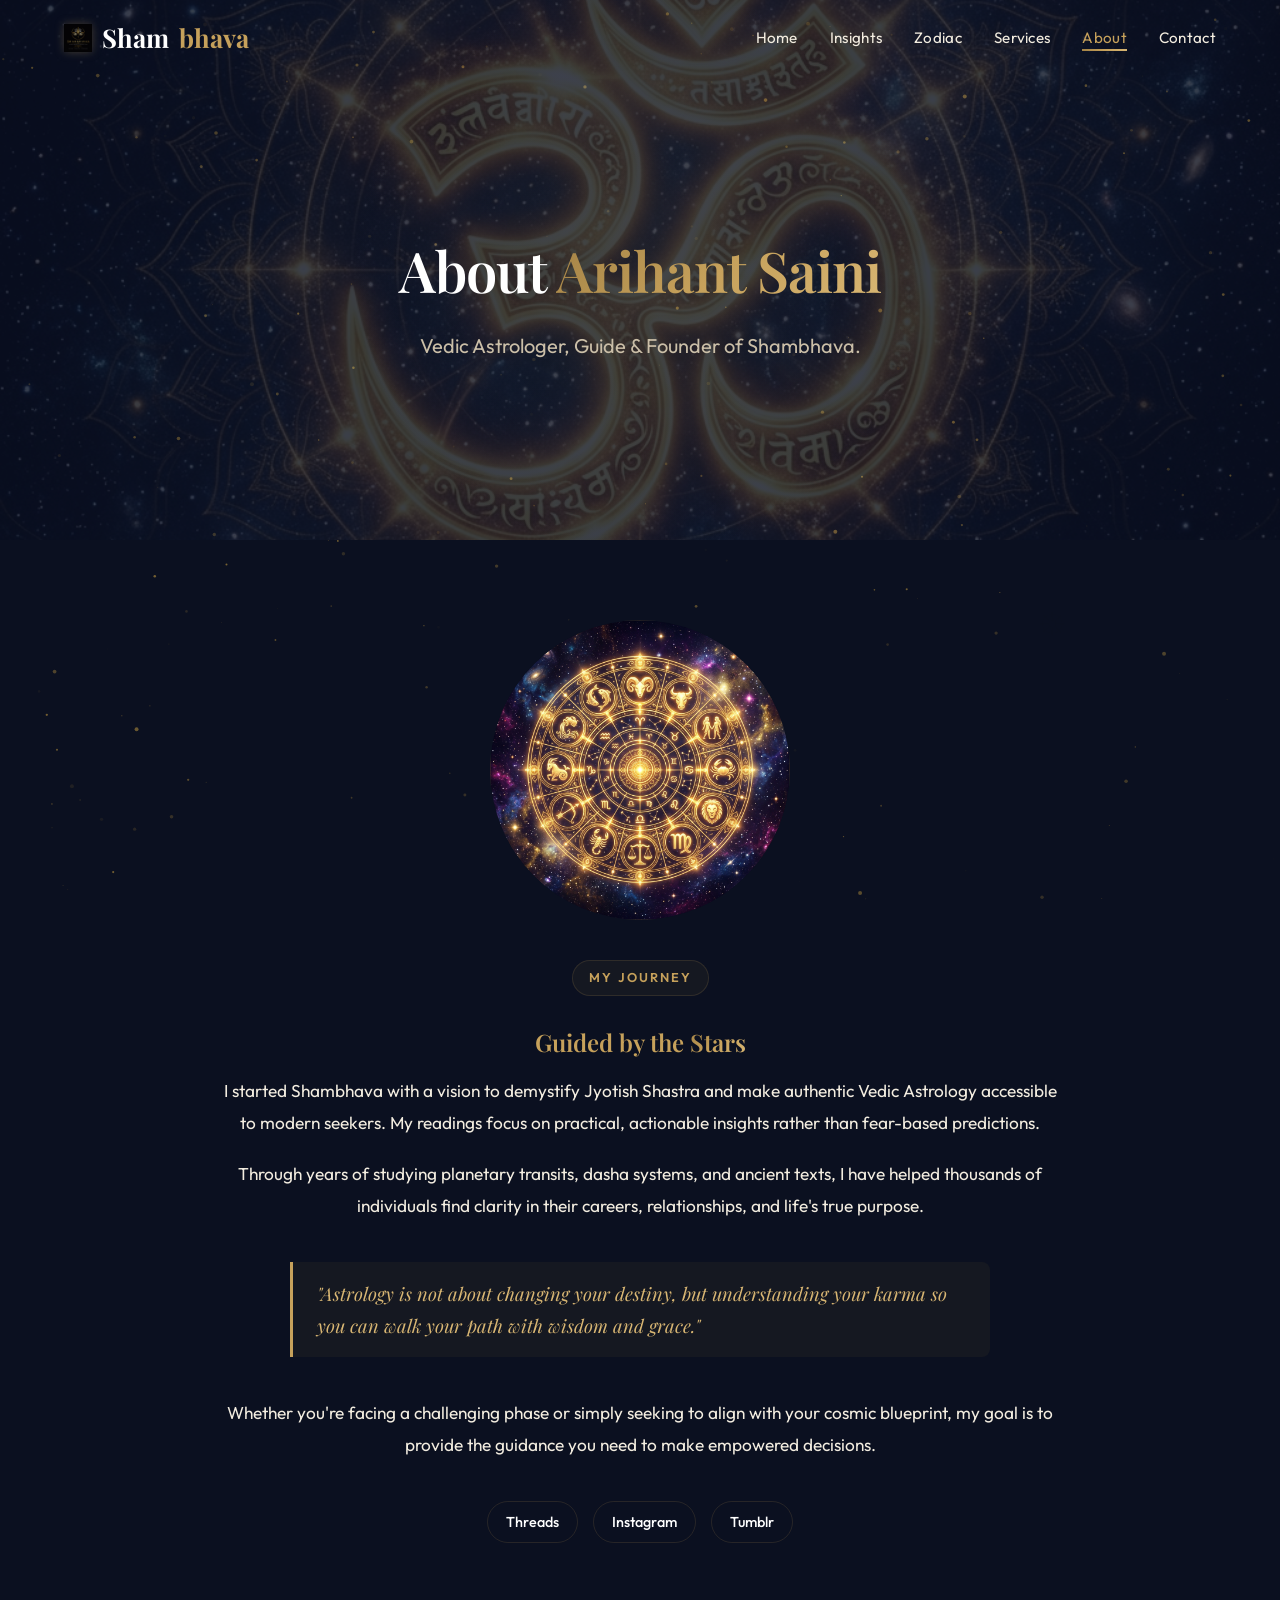
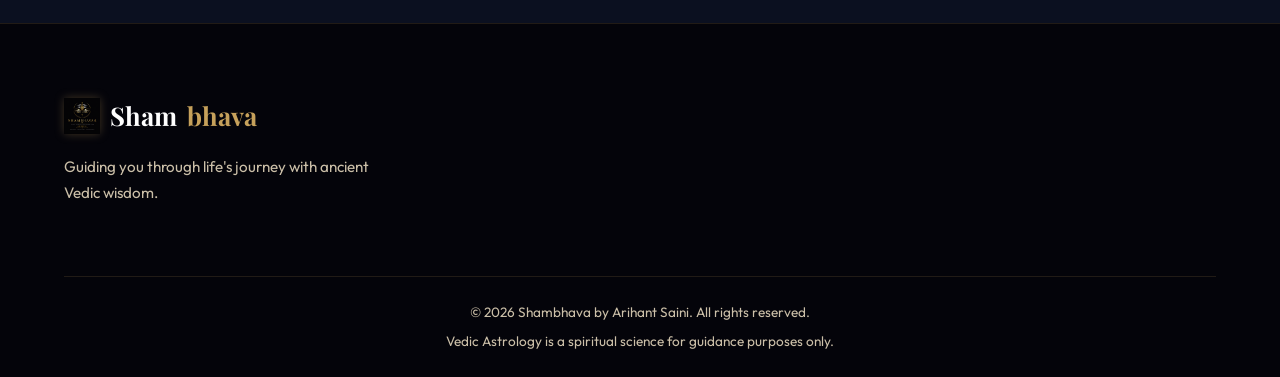
<file: about.html>
<!DOCTYPE html>
<html lang="en">
<head>
    <meta charset="UTF-8">
    <meta name="viewport" content="width=device-width, initial-scale=1.0">
    <title>About Arihant Saini — Shambhava</title>
    <meta name="description" content="Learn about Arihant Saini, the Vedic Astrologer behind Shambhava.">
    <meta name="robots" content="index,follow">
    <meta name="theme-color" content="#0B1020">
    <link rel="canonical" href="https://shambhavaa.com/about.html">
    <link rel="icon" href="favicon.ico" sizes="any">
    <link rel="apple-touch-icon" href="assets/logo.png">
    <link rel="icon" type="image/png" sizes="32x32" href="assets/logo.png">
    <link rel="icon" type="image/png" sizes="16x16" href="assets/logo.png">
    <meta property="og:title" content="About Arihant Saini — Shambhava">
    <meta property="og:description" content="Learn about Arihant Saini, the Vedic Astrologer behind Shambhava.">
    <meta property="og:type" content="website">
    <meta property="og:url" content="https://shambhavaa.com/about.html">
    <meta property="og:image" content="https://shambhavaa.com/assets/zodiac_wheel.png">
    <meta name="twitter:card" content="summary_large_image">
    <meta name="twitter:title" content="About Arihant Saini — Shambhava">
    <meta name="twitter:description" content="Learn about Arihant Saini, the Vedic Astrologer behind Shambhava.">
    <meta name="twitter:image" content="https://shambhavaa.com/assets/zodiac_wheel.png">
    <script async src="https://pagead2.googlesyndication.com/pagead/js/adsbygoogle.js?client=ca-pub-9194178610009666" crossorigin="anonymous"></script>
    <link rel="preconnect" href="https://fonts.googleapis.com">
    <link rel="preconnect" href="https://fonts.gstatic.com" crossorigin>
    <link href="https://fonts.googleapis.com/css2?family=Outfit:wght@300;400;500;600;700&family=Playfair+Display:ital,wght@0,400;0,600;0,700;1,400&display=swap" rel="stylesheet">
    <link rel="stylesheet" href="css/styles.css?v=5.1">
</head>
<body>
    <canvas id="stars-canvas" aria-hidden="true"></canvas>

    <nav class="navbar" id="navbar">
        <div class="container nav-container">
            <a href="index.html" class="logo">
                <img src="assets/logo.png" alt="Shambhava Icon">
                Sham<span class="logo-accent">bhava</span>
            </a>
            <ul class="nav-links" id="nav-links">
                <li><a href="index.html">Home</a></li>
                <li><a href="index.html#daily-insights">Insights</a></li>
                <li><a href="index.html#zodiac-signs">Zodiac</a></li>
                <li><a href="index.html#services">Services</a></li>
                <li><a href="about.html" class="active">About</a></li>
                <li><a href="index.html#contact">Contact</a></li>
            </ul>
            <button class="mobile-menu-btn" id="mobile-menu-btn" type="button" aria-label="Open navigation menu" aria-controls="nav-links" aria-expanded="false">
                <span></span><span></span><span></span>
            </button>
        </div>
    </nav>

    <header class="hero" id="home" style="min-height: 60vh; padding-top: 150px; padding-bottom: 50px;">
        <div class="hero-bg-overlay"></div>
        <div class="hero-glow"></div>
        <div class="container hero-content">
            <h1 style="font-size: 3.5rem;">About <span class="text-gradient">Arihant Saini</span></h1>
            <p class="hero-subtitle">Vedic Astrologer, Guide & Founder of Shambhava.</p>
        </div>
    </header>

    <section class="section about-page-section">
        <div class="container" style="max-width: 900px;">
            <div class="about-grid" style="grid-template-columns: 1fr; text-align: center; gap: 40px;">
                <div class="about-image" style="max-width: 300px; margin: 0 auto; border-radius: 50%;">
                    <img src="assets/zodiac_wheel.png" alt="Arihant Saini portrait artwork" loading="lazy" decoding="async" style="border-radius: 50%;">
                </div>
                <div class="about-text post-body">
                    <span class="section-tag">My Journey</span>
                    <h2 style="margin-top: 20px;">Guided by the <span class="text-gradient">Stars</span></h2>
                    <p>I started Shambhava with a vision to demystify Jyotish Shastra and make authentic Vedic Astrology accessible to modern seekers. My readings focus on practical, actionable insights rather than fear-based predictions.</p>
                    <p>Through years of studying planetary transits, dasha systems, and ancient texts, I have helped thousands of individuals find clarity in their careers, relationships, and life's true purpose.</p>
                    <blockquote style="text-align: left; margin: 40px auto; max-width: 700px;">
                        "Astrology is not about changing your destiny, but understanding your karma so you can walk your path with wisdom and grace."
                    </blockquote>
                    <p>Whether you're facing a challenging phase or simply seeking to align with your cosmic blueprint, my goal is to provide the guidance you need to make empowered decisions.</p>
                    <div class="about-social" style="justify-content: center; margin-top: 40px;">
                        <a href="https://www.threads.com/@myself_arihant" target="_blank" class="social-link">Threads</a>
                        <a href="https://www.instagram.com/sham_bhavaa/" target="_blank" class="social-link">Instagram</a>
                        <a href="https://www.tumblr.com/cosmicdecoderr?source=share" target="_blank" class="social-link">Tumblr</a>
                    </div>
                </div>
            </div>
        </div>
    </section>

    <!-- Footer -->
    <footer class="footer">
        <div class="container">
            <div class="footer-content">
                <div class="footer-brand">
                    <a href="index.html" class="logo footer-logo">
                        <img src="assets/logo.png" alt="Shambhava Icon">
                        Sham<span class="logo-accent">bhava</span>
                    </a>
                    <p>Guiding you through life's journey with ancient Vedic wisdom.</p>
                </div>
            </div>
            <div class="footer-bottom">
                <p>&copy; 2026 Shambhava by Arihant Saini. All rights reserved.</p>
                <p class="footer-disclaimer">Vedic Astrology is a spiritual science for guidance purposes only.</p>
            </div>
        </div>
    </footer>

    <script src="js/main.js?v=5.1"></script>
</body>
</html>
</file>
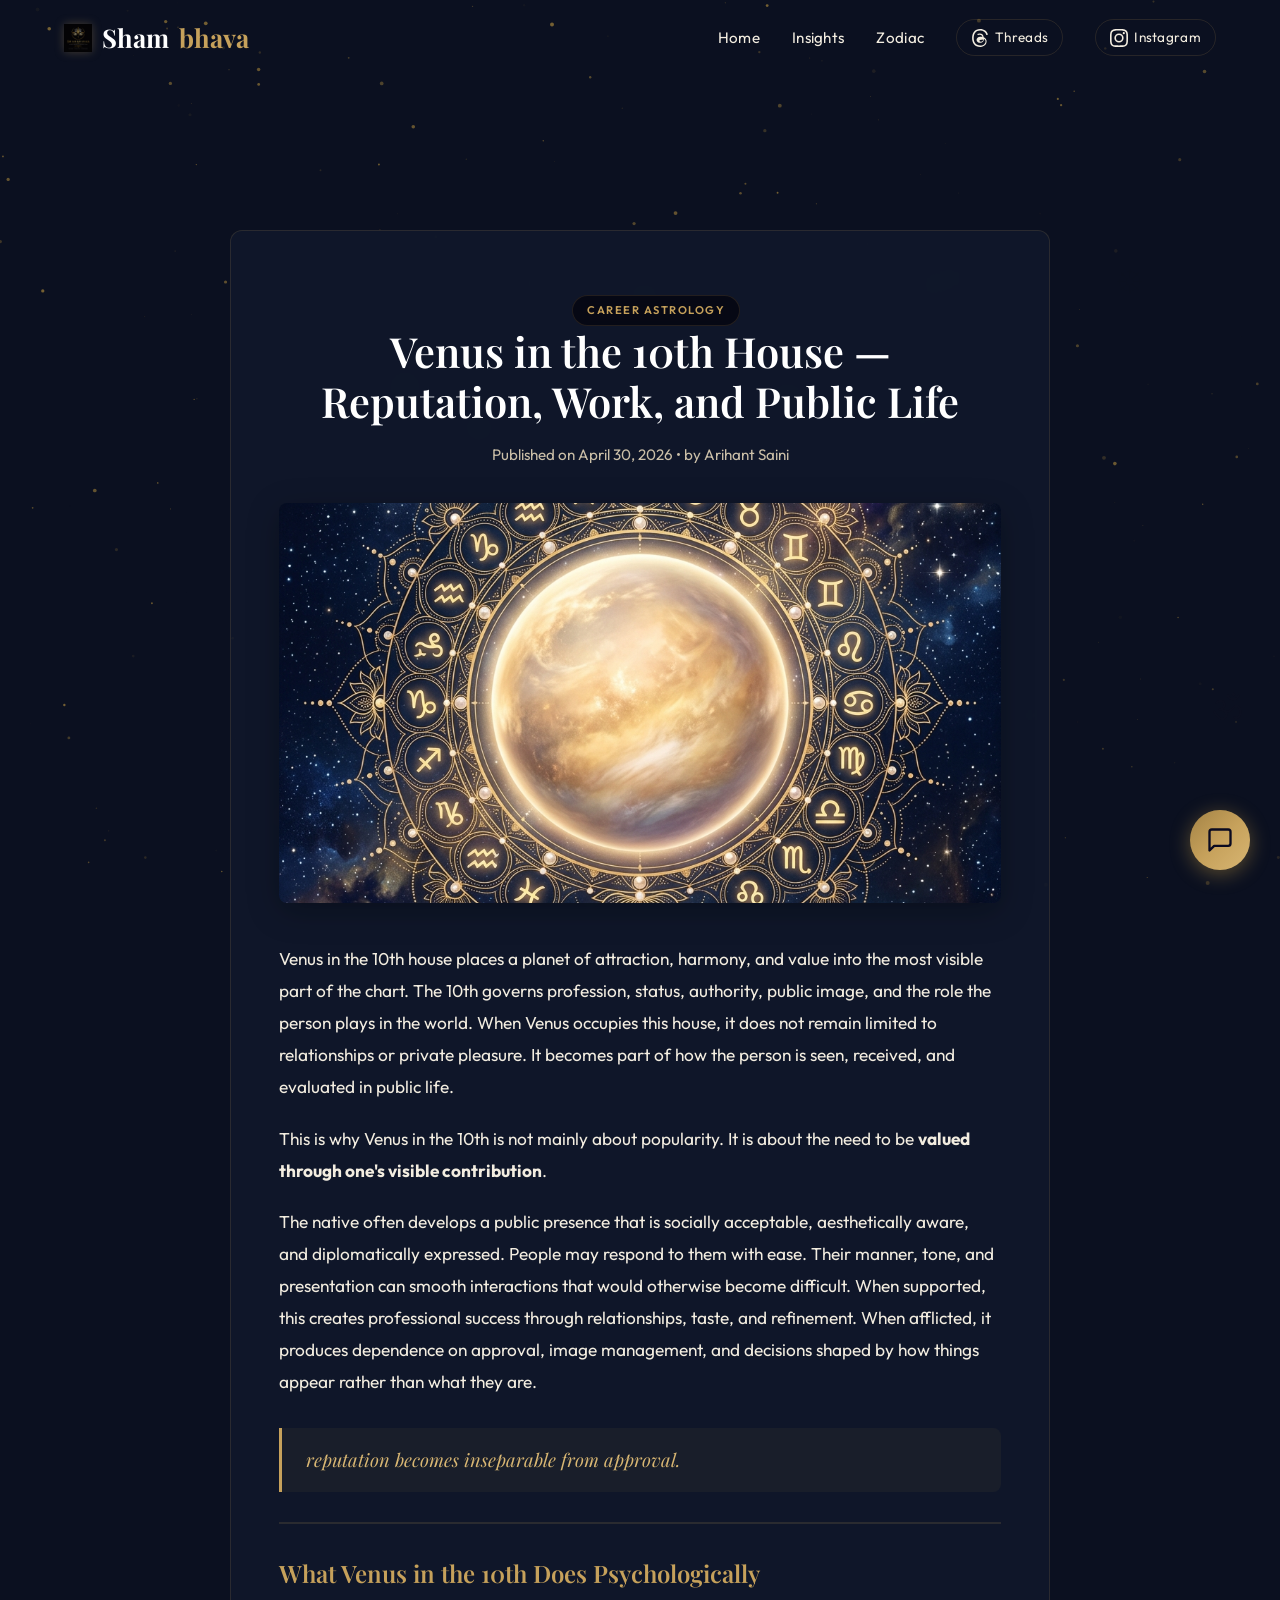
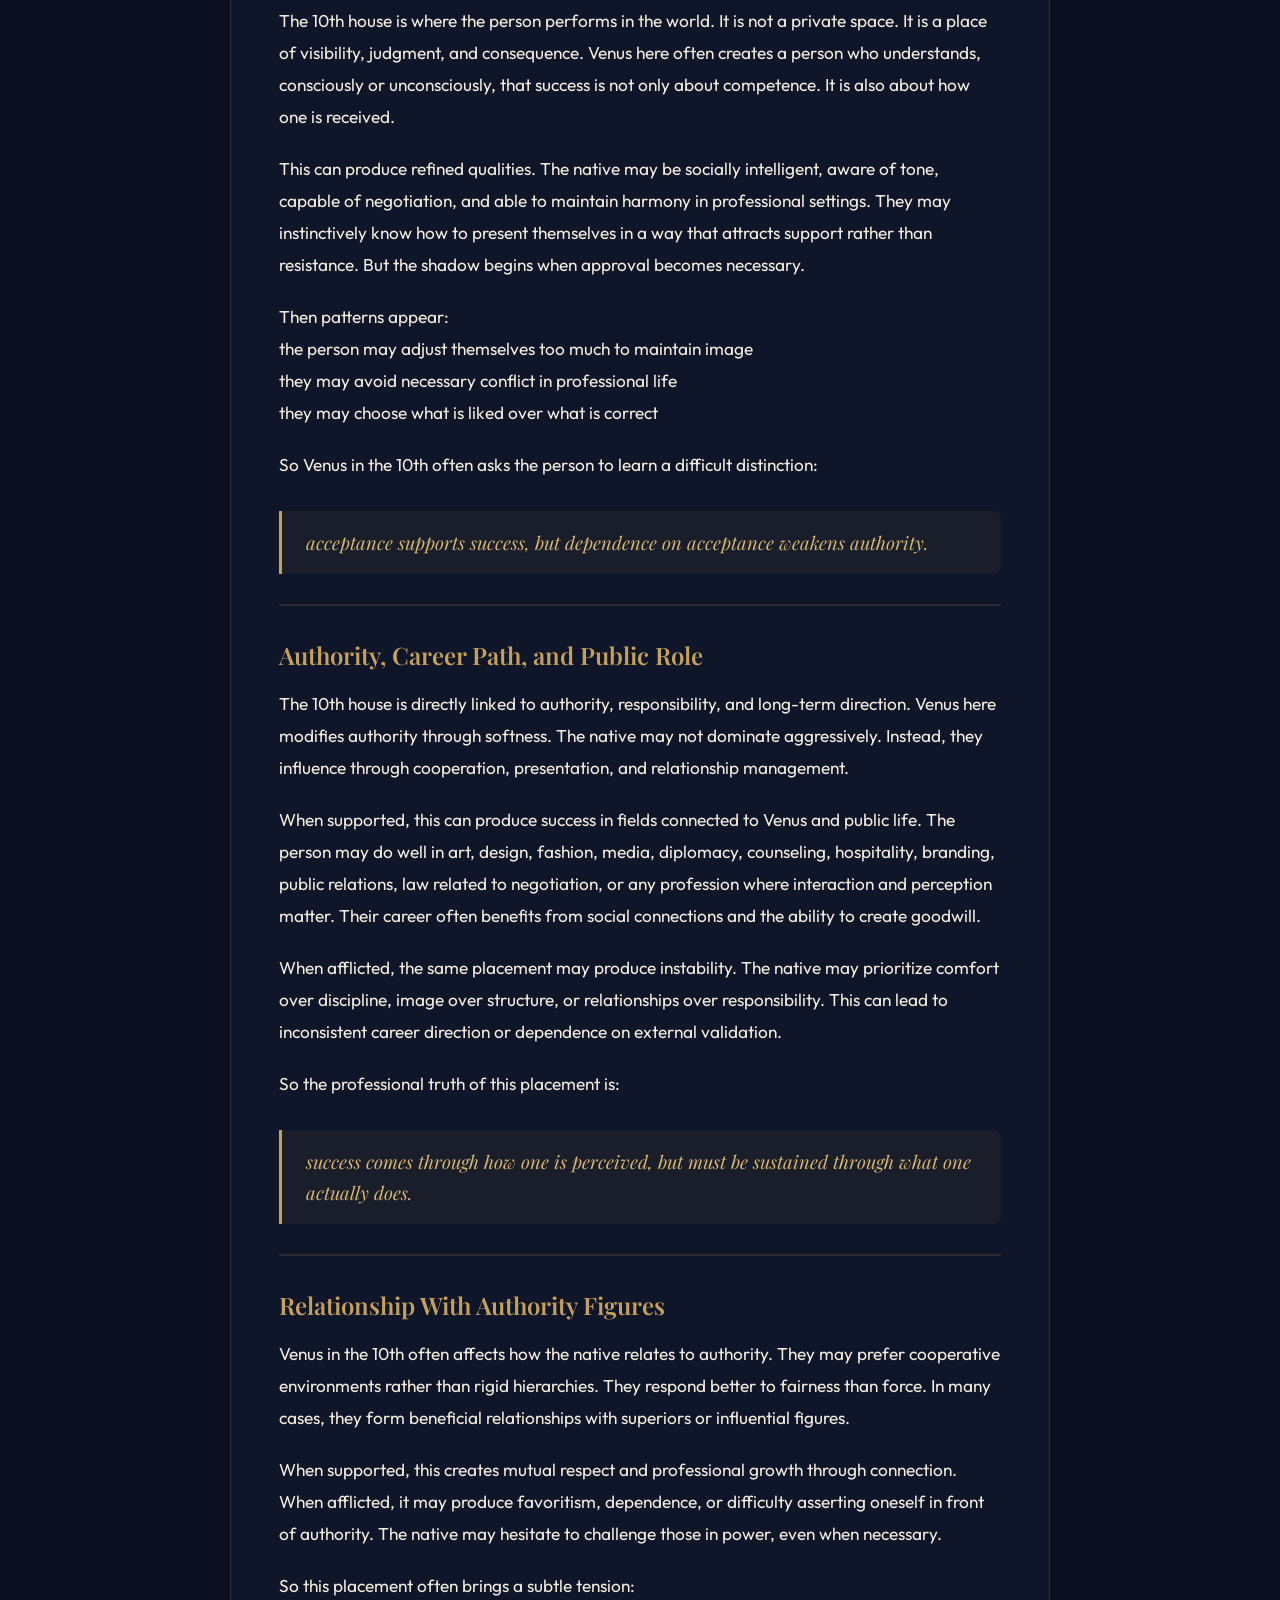
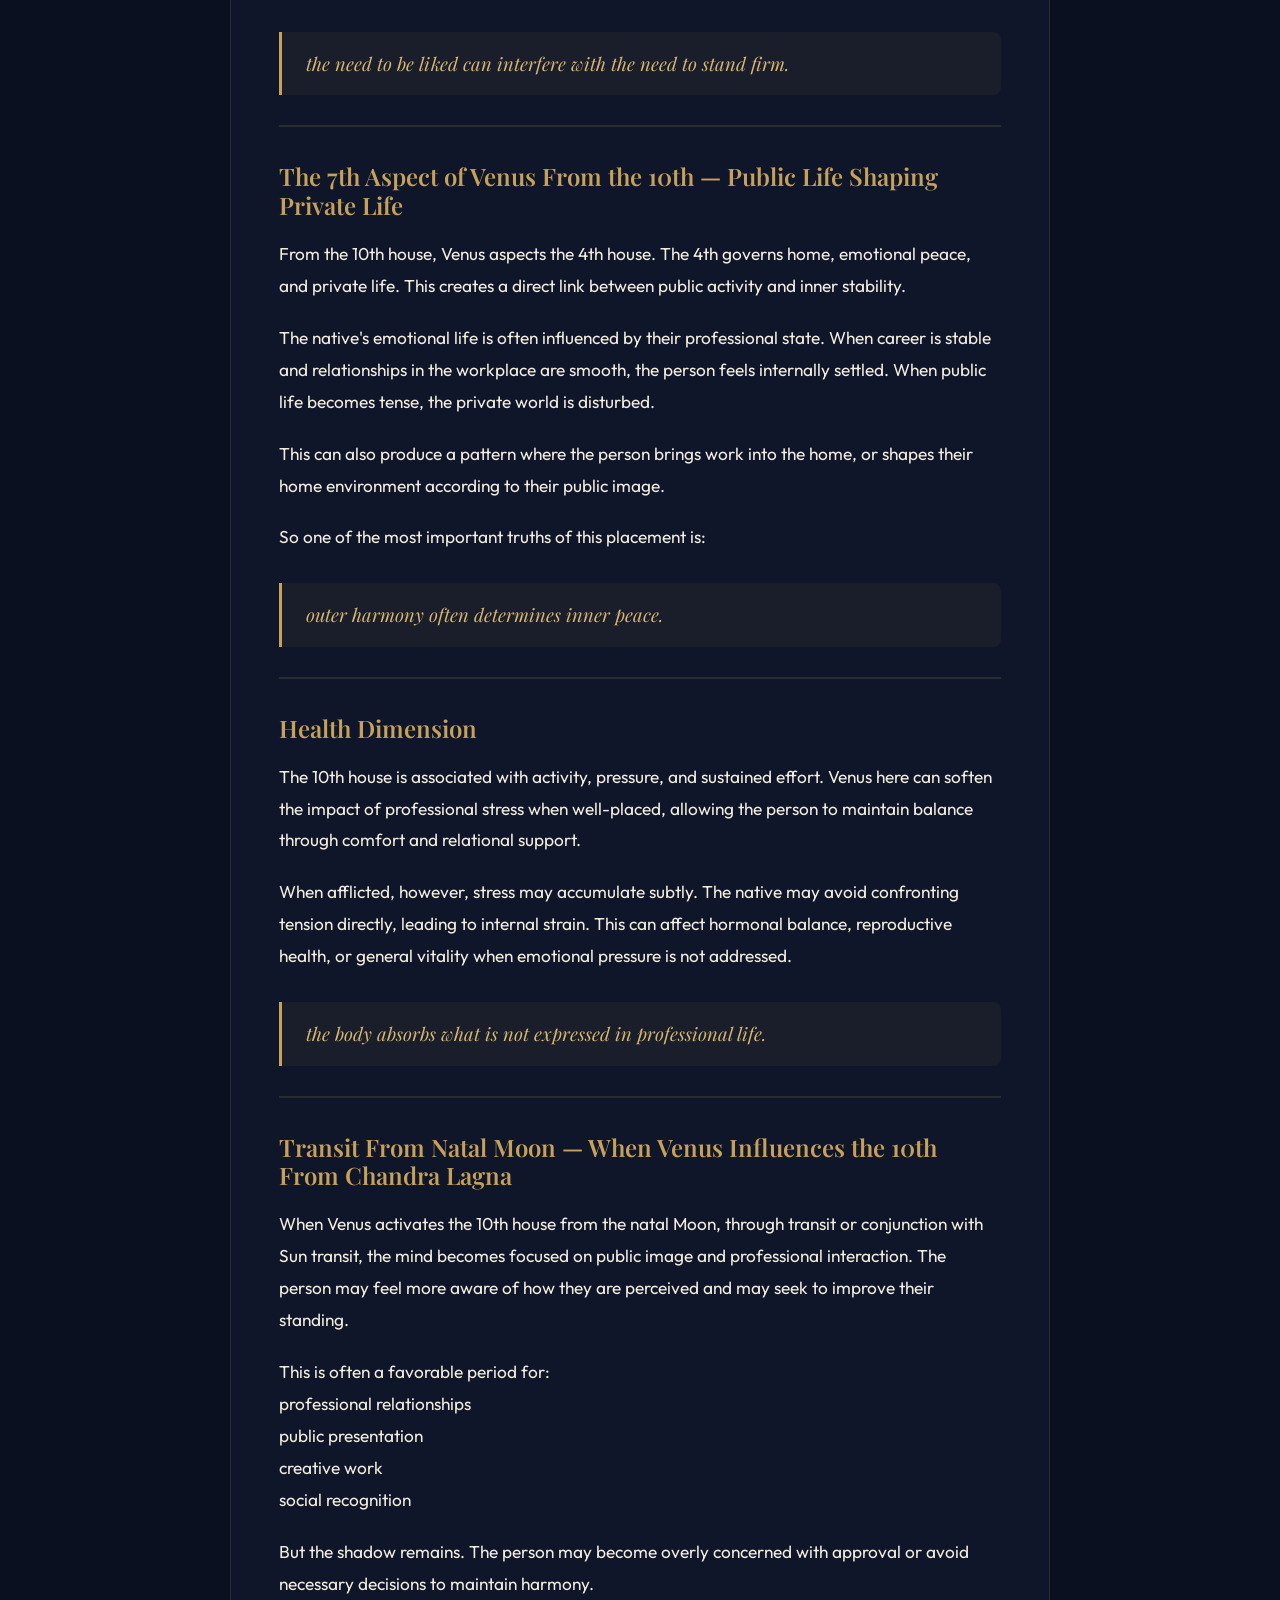
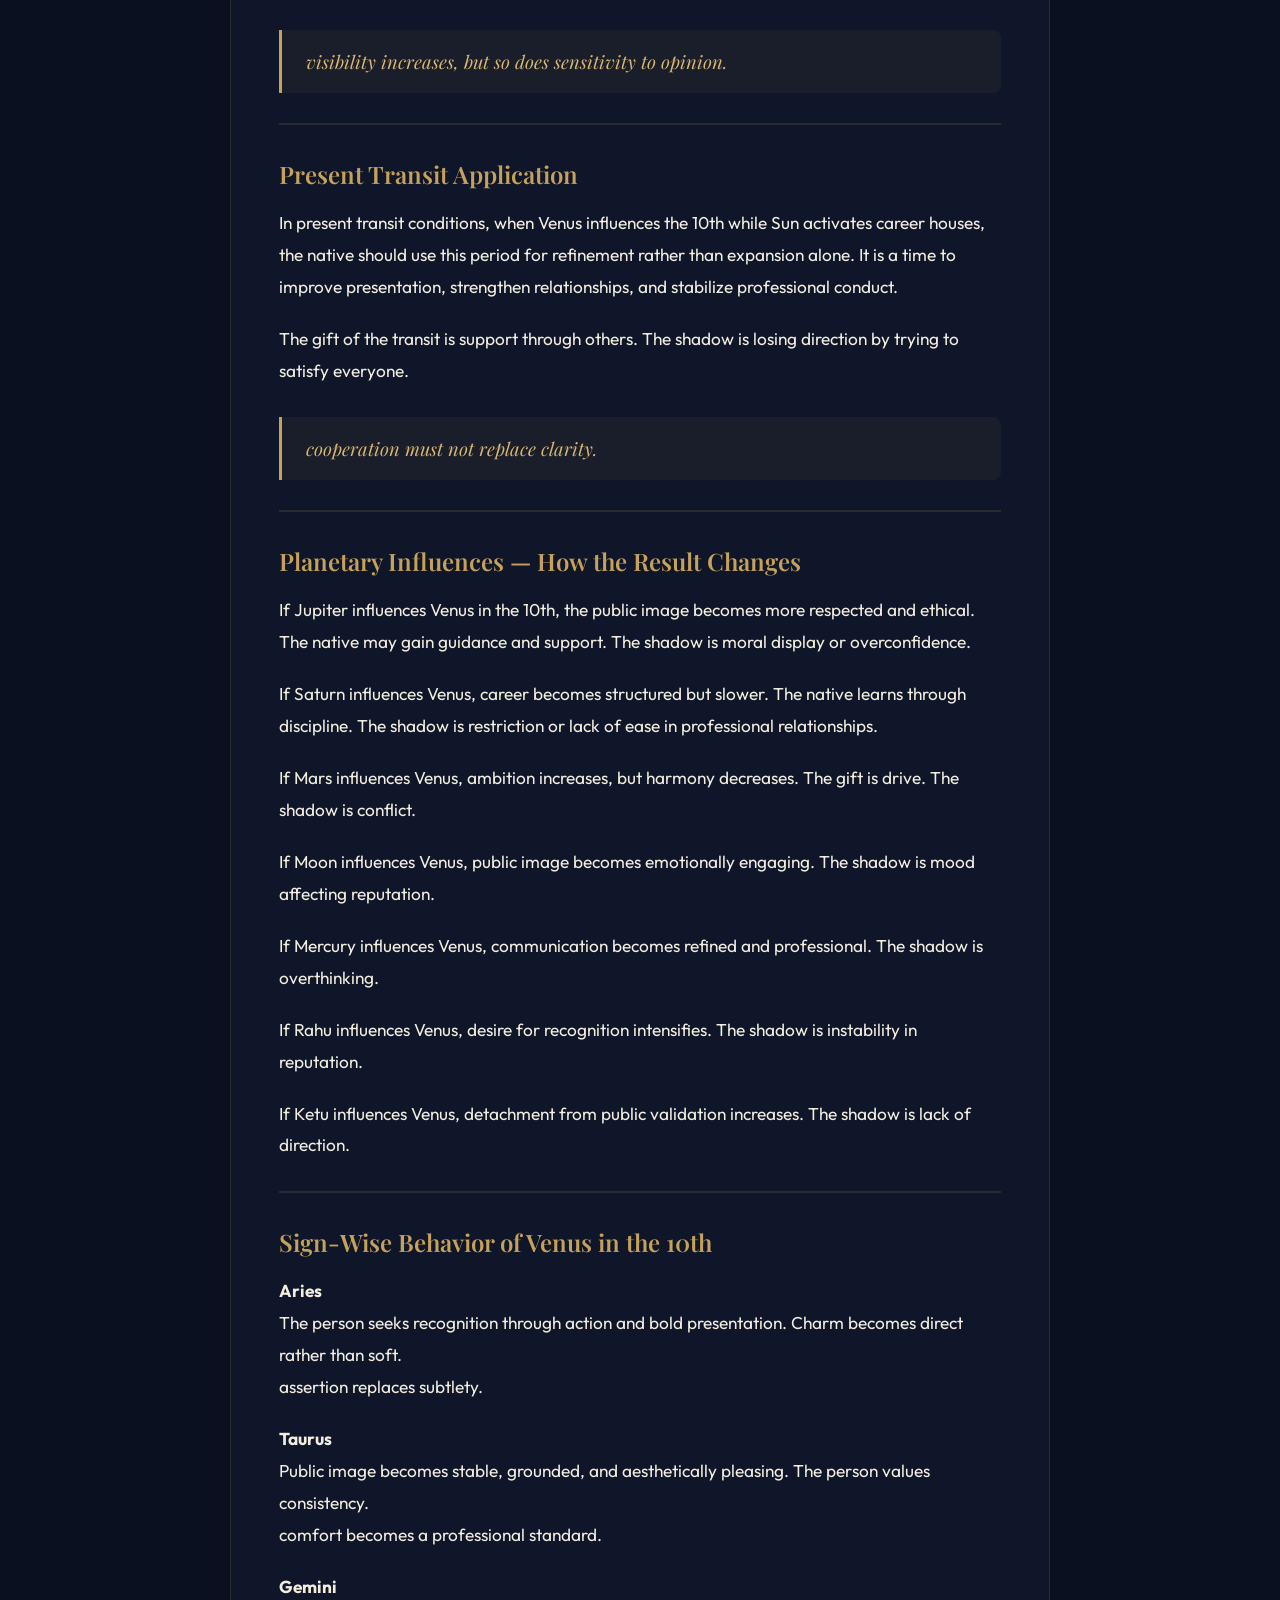
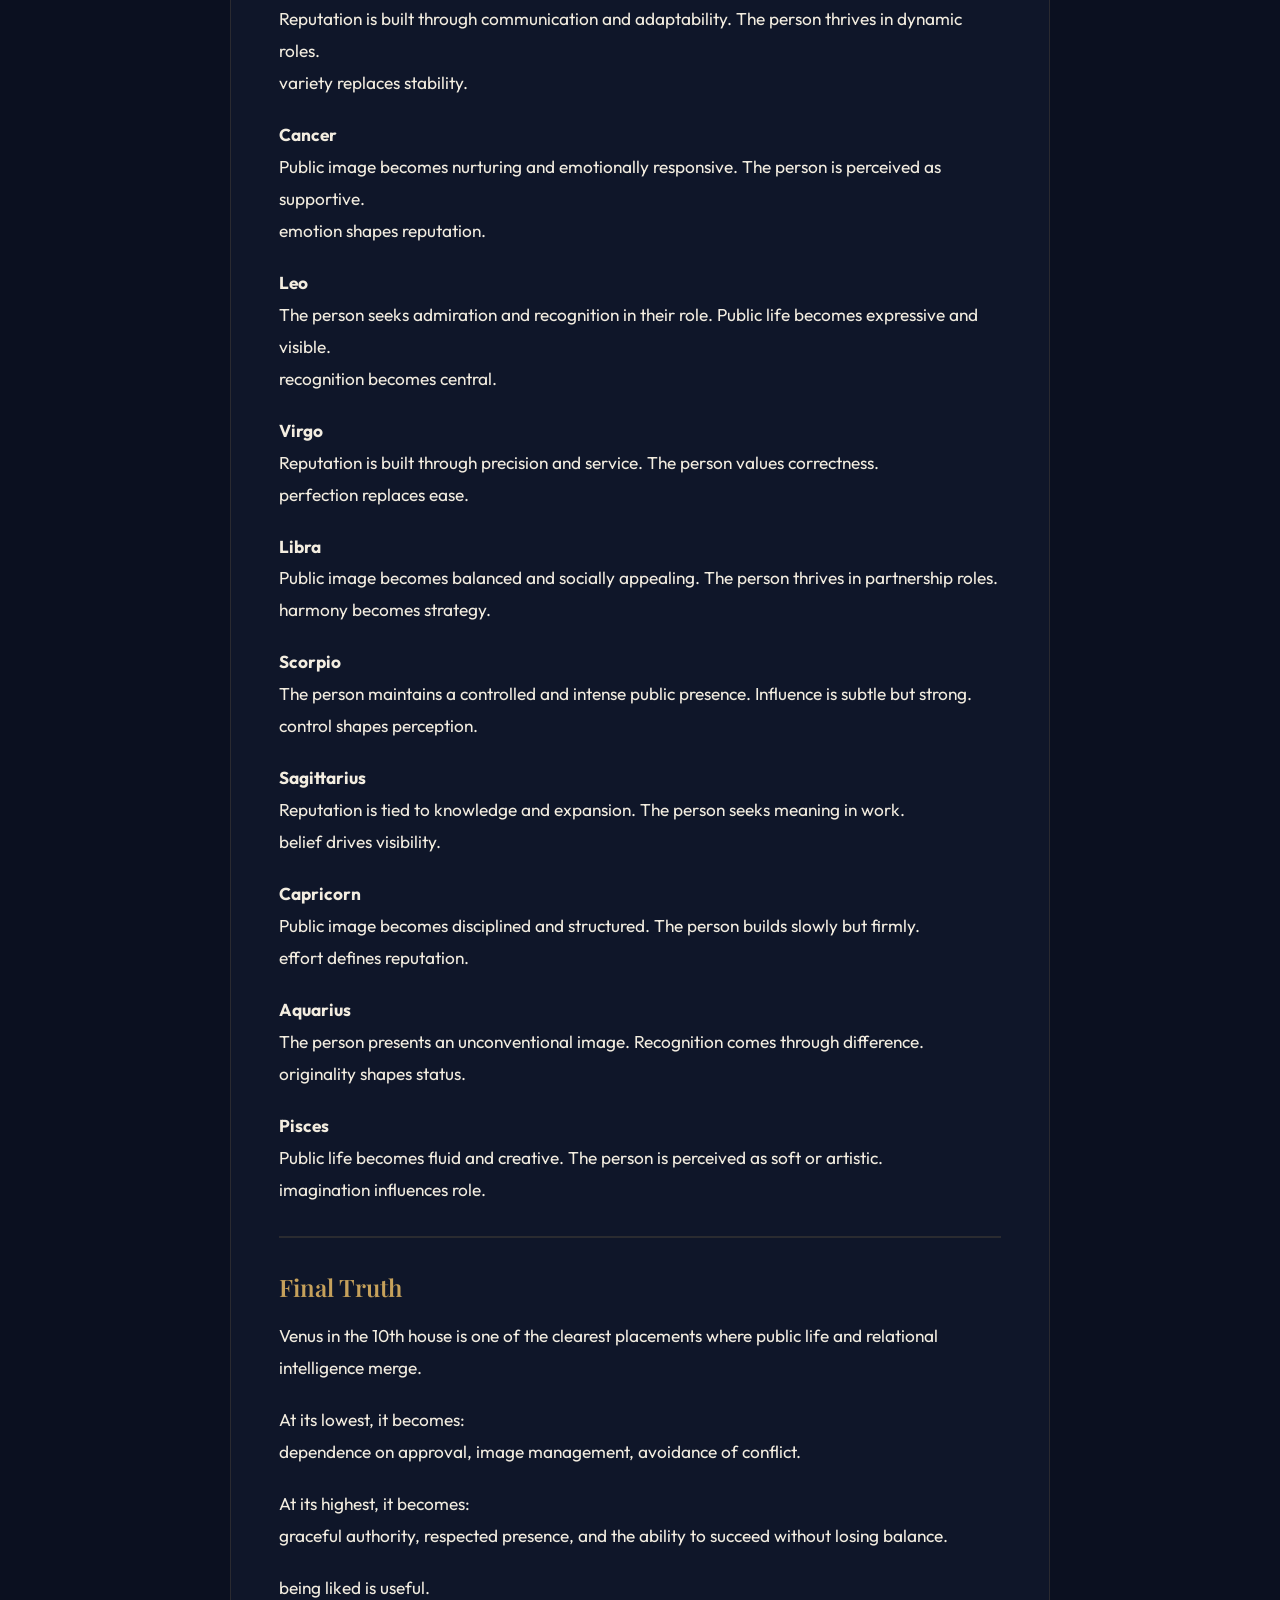
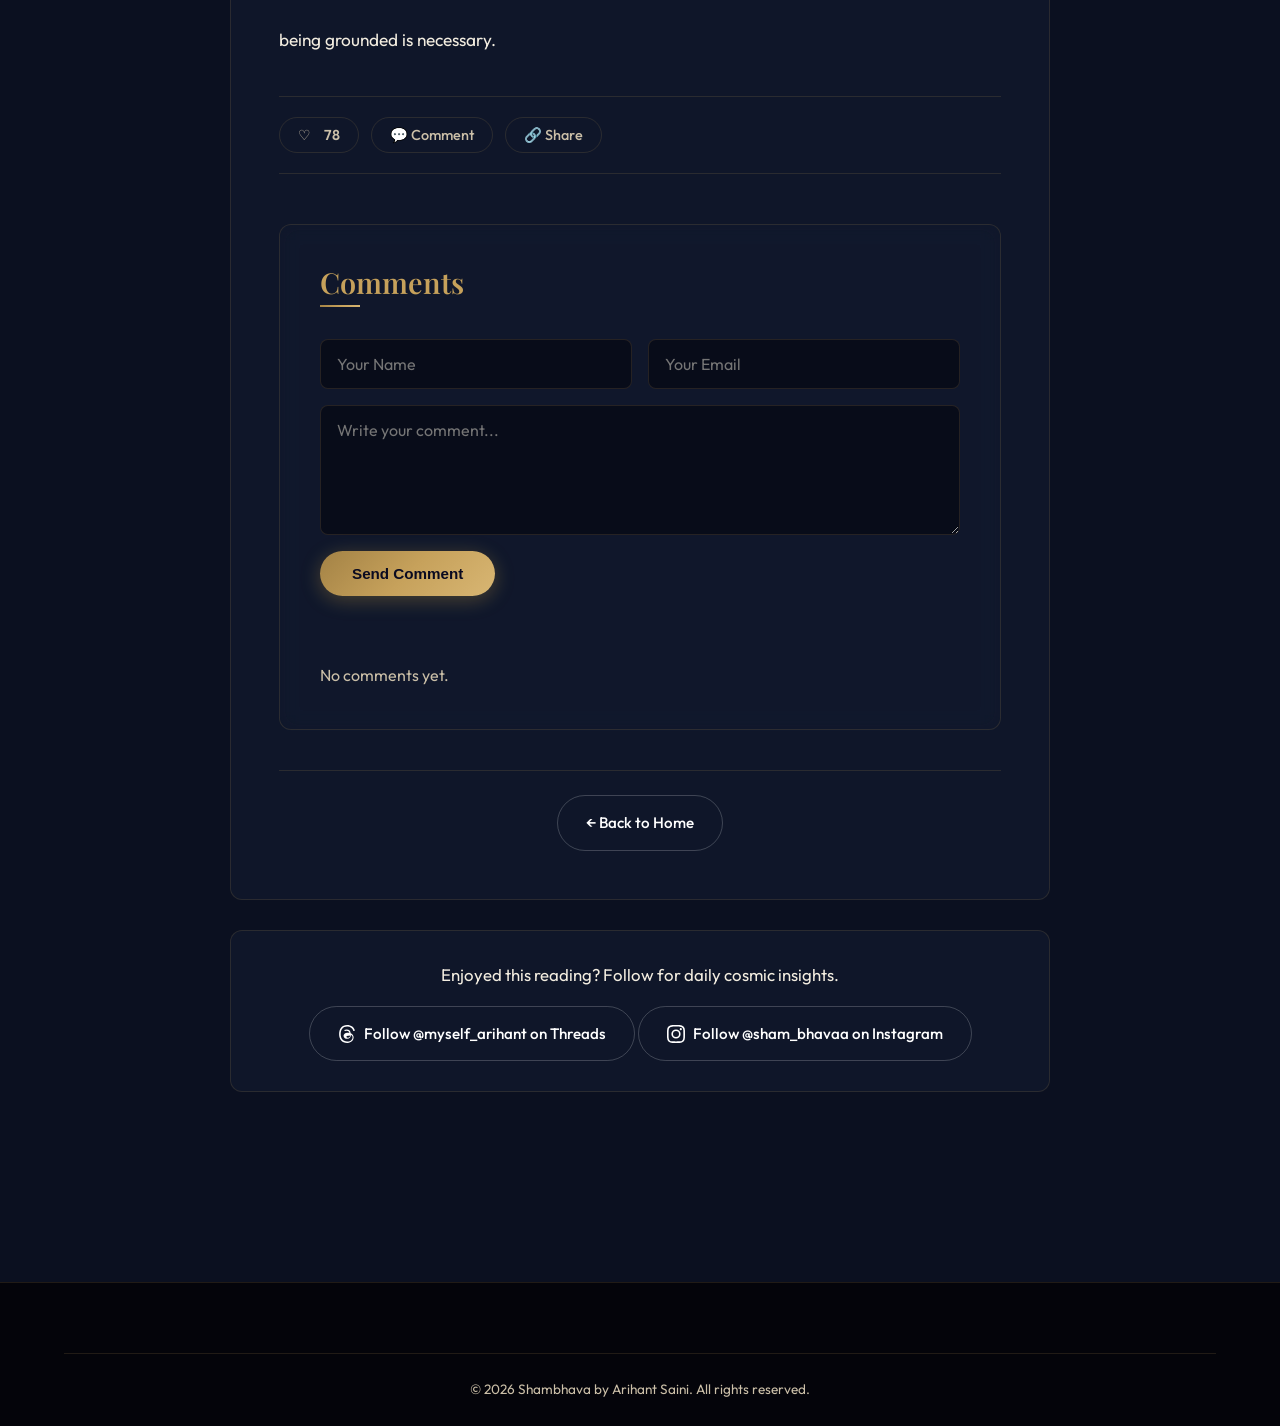
<file: post.html>
<!DOCTYPE html>
<html lang="en">
<head>
    <meta charset="UTF-8">
    <meta name="viewport" content="width=device-width, initial-scale=1.0">
    <title>Post - Shambhava</title>
    <meta name="description" content="Read in-depth Vedic astrology articles and planetary insights from Shambhava.">
    <meta name="robots" content="index,follow">
    <meta name="theme-color" content="#0B1020">
    <link rel="canonical" id="page-canonical" href="https://shambhavaa.com/post.html">
    <link rel="icon" href="favicon.ico" sizes="any">
    <link rel="apple-touch-icon" href="assets/logo.png">
    <link rel="icon" type="image/png" sizes="32x32" href="assets/logo.png">
    <link rel="icon" type="image/png" sizes="16x16" href="assets/logo.png">
    <meta property="og:title" id="og-title" content="Post - Shambhava">
    <meta property="og:description" id="og-description" content="Read in-depth Vedic astrology articles and planetary insights from Shambhava.">
    <meta property="og:type" content="article">
    <meta property="og:url" id="og-url" content="https://shambhavaa.com/post.html">
    <meta property="og:image" id="og-image" content="https://shambhavaa.com/assets/cosmic_banner.png">
    <meta name="twitter:card" content="summary_large_image">
    <meta name="twitter:title" id="twitter-title" content="Post - Shambhava">
    <meta name="twitter:description" id="twitter-description" content="Read in-depth Vedic astrology articles and planetary insights from Shambhava.">
    <meta name="twitter:image" id="twitter-image" content="https://shambhavaa.com/assets/cosmic_banner.png">
    <link rel="preconnect" href="https://fonts.googleapis.com">
    <link rel="preconnect" href="https://fonts.gstatic.com" crossorigin>
    <link href="https://fonts.googleapis.com/css2?family=Outfit:wght@300;400;500;600;700&family=Playfair+Display:ital,wght@0,400;0,600;0,700;1,400&display=swap" rel="stylesheet">
    <link rel="stylesheet" href="css/styles.css?v=5.1">
    <!-- Google AdSense Auto Ads -->
    <script async src="https://pagead2.googlesyndication.com/pagead/js/adsbygoogle.js?client=ca-pub-9194178610009666" crossorigin="anonymous"></script>
</head>
<body>
    <canvas id="stars-canvas" aria-hidden="true"></canvas>

    <nav class="navbar" id="navbar">
        <div class="container nav-container">
            <a href="index.html" class="logo">
                <img src="assets/logo.png" alt="Shambhava Icon">
                Sham<span class="logo-accent">bhava</span>
            </a>
            <ul class="nav-links" id="nav-links">
                <li><a href="index.html">Home</a></li>
                <li><a href="index.html#daily-insights">Insights</a></li>
                <li><a href="index.html#zodiac-signs">Zodiac</a></li>
                <li><a href="https://www.threads.com/@myself_arihant" target="_blank" class="nav-threads">
                    <svg width="18" height="18" viewBox="0 0 24 24" fill="currentColor"><path d="M12.186 24h-.007c-3.581-.024-6.334-1.205-8.184-3.509C2.35 18.44 1.5 15.586 1.472 12.01v-.017c.03-3.579.879-6.43 2.525-8.482C5.845 1.205 8.6.024 12.18 0h.014c2.746.02 5.043.725 6.826 2.098 1.677 1.29 2.858 3.13 3.509 5.467l-2.04.569c-1.104-3.96-3.898-5.984-8.304-6.015-2.91.022-5.11.936-6.54 2.717C4.307 6.504 3.616 8.914 3.589 12c.027 3.086.718 5.496 2.057 7.164 1.43 1.783 3.631 2.698 6.54 2.717 2.623-.02 4.358-.631 5.8-2.045 1.647-1.613 1.618-3.593 1.09-4.798-.31-.71-.873-1.3-1.634-1.75-.192 1.352-.622 2.446-1.284 3.272-.886 1.102-2.14 1.704-3.73 1.79-1.202.065-2.361-.218-3.259-.801-1.063-.689-1.685-1.74-1.752-2.96-.065-1.187.408-2.26 1.33-3.022.88-.727 2.1-1.14 3.538-1.209 1.01-.05 1.945.025 2.791.18-.122-.79-.39-1.404-.82-1.83-.596-.59-1.497-.89-2.68-.892h-.031c-.88.003-1.61.209-2.17.614l-1.157-1.652c.852-.596 1.94-.915 3.243-.938h.053c1.723.013 3.065.542 3.988 1.576.795.89 1.273 2.079 1.426 3.54.465.218.897.476 1.293.775 1.06.8 1.832 1.855 2.244 3.07.6 1.77.52 4.46-1.678 6.612-1.88 1.838-4.142 2.634-7.322 2.66zM14.56 14.24c-1.015-.048-3.24.054-3.39 1.296-.072.589.263 1.347 1.808 1.347.08 0 .162-.003.246-.008 1.083-.059 1.908-.454 2.453-1.175.35-.464.583-1.044.72-1.73a9.4 9.4 0 00-1.837.27z"/></svg>
                    Threads
                </a></li>
                <li><a href="https://www.instagram.com/sham_bhavaa/" target="_blank" class="nav-threads">
                    <svg width="18" height="18" viewBox="0 0 24 24" fill="currentColor"><path d="M12 2.163c3.204 0 3.584.012 4.85.07 3.252.148 4.771 1.691 4.919 4.919.058 1.265.069 1.645.069 4.849 0 3.205-.012 3.584-.069 4.849-.149 3.225-1.664 4.771-4.919 4.919-1.266.058-1.644.07-4.85.07-3.204 0-3.584-.012-4.849-.07-3.26-.149-4.771-1.699-4.919-4.92-.058-1.265-.07-1.644-.07-4.849 0-3.204.013-3.583.07-4.849.149-3.227 1.664-4.771 4.919-4.919 1.266-.057 1.645-.069 4.849-.069zM12 0C8.741 0 8.333.014 7.053.072 2.695.272.273 2.69.073 7.052.014 8.333 0 8.741 0 12c0 3.259.014 3.668.072 4.948.2 4.358 2.618 6.78 6.98 6.98C8.333 23.986 8.741 24 12 24c3.259 0 3.668-.014 4.948-.072 4.354-.2 6.782-2.618 6.979-6.98.059-1.28.073-1.689.073-4.948 0-3.259-.014-3.667-.072-4.947-.196-4.354-2.617-6.78-6.979-6.98C15.668.014 15.259 0 12 0zm0 5.838a6.162 6.162 0 100 12.324 6.162 6.162 0 000-12.324zM12 16a4 4 0 110-8 4 4 0 010 8zm6.406-11.845a1.44 1.44 0 100 2.881 1.44 1.44 0 000-2.881z"/></svg>
                    Instagram
                </a></li>
            </ul>
            <button class="mobile-menu-btn" id="mobile-menu-btn" type="button" aria-label="Open navigation menu" aria-controls="nav-links" aria-expanded="false">
                <span></span><span></span><span></span>
            </button>
        </div>
    </nav>

    <main class="container section post-page-container">
        <!-- Ad Space Top -->
        <section class="ad-section">
            <ins class="adsbygoogle" style="display:block" data-ad-client="ca-pub-9194178610009666" data-ad-slot="auto" data-ad-format="auto" data-full-width-responsive="true"></ins>
            <script>(adsbygoogle = window.adsbygoogle || []).push({});</script>
        </section>

        <article id="single-post" class="single-post">
            <!-- Post content injected here via JavaScript -->
        </article>

        <!-- Threads CTA inside post -->
        <div class="post-cta-box">
            <p>Enjoyed this reading? Follow for daily cosmic insights.</p>
            <a href="https://www.threads.com/@myself_arihant" target="_blank" class="btn-threads">
                <svg width="18" height="18" viewBox="0 0 24 24" fill="currentColor"><path d="M12.186 24h-.007c-3.581-.024-6.334-1.205-8.184-3.509C2.35 18.44 1.5 15.586 1.472 12.01v-.017c.03-3.579.879-6.43 2.525-8.482C5.845 1.205 8.6.024 12.18 0h.014c2.746.02 5.043.725 6.826 2.098 1.677 1.29 2.858 3.13 3.509 5.467l-2.04.569c-1.104-3.96-3.898-5.984-8.304-6.015-2.91.022-5.11.936-6.54 2.717C4.307 6.504 3.616 8.914 3.589 12c.027 3.086.718 5.496 2.057 7.164 1.43 1.783 3.631 2.698 6.54 2.717 2.623-.02 4.358-.631 5.8-2.045 1.647-1.613 1.618-3.593 1.09-4.798-.31-.71-.873-1.3-1.634-1.75-.192 1.352-.622 2.446-1.284 3.272-.886 1.102-2.14 1.704-3.73 1.79-1.202.065-2.361-.218-3.259-.801-1.063-.689-1.685-1.74-1.752-2.96-.065-1.187.408-2.26 1.33-3.022.88-.727 2.1-1.14 3.538-1.209 1.01-.05 1.945.025 2.791.18-.122-.79-.39-1.404-.82-1.83-.596-.59-1.497-.89-2.68-.892h-.031c-.88.003-1.61.209-2.17.614l-1.157-1.652c.852-.596 1.94-.915 3.243-.938h.053c1.723.013 3.065.542 3.988 1.576.795.89 1.273 2.079 1.426 3.54.465.218.897.476 1.293.775 1.06.8 1.832 1.855 2.244 3.07.6 1.77.52 4.46-1.678 6.612-1.88 1.838-4.142 2.634-7.322 2.66zM14.56 14.24c-1.015-.048-3.24.054-3.39 1.296-.072.589.263 1.347 1.808 1.347.08 0 .162-.003.246-.008 1.083-.059 1.908-.454 2.453-1.175.35-.464.583-1.044.72-1.73a9.4 9.4 0 00-1.837.27z"/></svg>
                Follow @myself_arihant on Threads
            </a>
            <a href="https://www.instagram.com/sham_bhavaa/" target="_blank" class="btn-threads">
                <svg width="18" height="18" viewBox="0 0 24 24" fill="currentColor"><path d="M12 2.163c3.204 0 3.584.012 4.85.07 3.252.148 4.771 1.691 4.919 4.919.058 1.265.069 1.645.069 4.849 0 3.205-.012 3.584-.069 4.849-.149 3.225-1.664 4.771-4.919 4.919-1.266.058-1.644.07-4.85.07-3.204 0-3.584-.012-4.849-.07-3.26-.149-4.771-1.699-4.919-4.92-.058-1.265-.07-1.644-.07-4.849 0-3.204.013-3.583.07-4.849.149-3.227 1.664-4.771 4.919-4.919 1.266-.057 1.645-.069 4.849-.069zM12 0C8.741 0 8.333.014 7.053.072 2.695.272.273 2.69.073 7.052.014 8.333 0 8.741 0 12c0 3.259.014 3.668.072 4.948.2 4.358 2.618 6.78 6.98 6.98C8.333 23.986 8.741 24 12 24c3.259 0 3.668-.014 4.948-.072 4.354-.2 6.782-2.618 6.979-6.98.059-1.28.073-1.689.073-4.948 0-3.259-.014-3.667-.072-4.947-.196-4.354-2.617-6.78-6.979-6.98C15.668.014 15.259 0 12 0zm0 5.838a6.162 6.162 0 100 12.324 6.162 6.162 0 000-12.324zM12 16a4 4 0 110-8 4 4 0 010 8zm6.406-11.845a1.44 1.44 0 100 2.881 1.44 1.44 0 000-2.881z"/></svg>
                Follow @sham_bhavaa on Instagram
            </a>
        </div>

        <!-- Ad Space Bottom -->
        <section class="ad-section">
            <ins class="adsbygoogle" style="display:block" data-ad-client="ca-pub-9194178610009666" data-ad-slot="auto" data-ad-format="auto" data-full-width-responsive="true"></ins>
            <script>(adsbygoogle = window.adsbygoogle || []).push({});</script>
        </section>
    </main>

    <footer class="footer">
        <div class="container">
            <div class="footer-bottom">
                <p>&copy; 2026 Shambhava by Arihant Saini. All rights reserved.</p>
            </div>
        </div>
    </footer>

    <!-- Floating Chat Button -->
    <div class="chat-fab" id="chat-fab">
        <div class="chat-fab-menu">
            <a href="https://ig.me/m/sham_bhavaa" target="_blank" class="chat-fab-item ig">
                <svg width="20" height="20" viewBox="0 0 24 24" fill="currentColor"><path d="M12 2.163c3.204 0 3.584.012 4.85.07 3.252.148 4.771 1.691 4.919 4.919.058 1.265.069 1.645.069 4.849 0 3.205-.012 3.584-.069 4.849-.149 3.225-1.664 4.771-4.919 4.919-1.266.058-1.644.07-4.85.07-3.204 0-3.584-.012-4.849-.07-3.26-.149-4.771-1.699-4.919-4.92-.058-1.265-.07-1.644-.07-4.849 0-3.204.013-3.583.07-4.849.149-3.227 1.664-4.771 4.919-4.919 1.266-.057 1.645-.069 4.849-.069zM12 0C8.741 0 8.333.014 7.053.072 2.695.272.273 2.69.073 7.052.014 8.333 0 8.741 0 12c0 3.259.014 3.668.072 4.948.2 4.358 2.618 6.78 6.98 6.98C8.333 23.986 8.741 24 12 24c3.259 0 3.668-.014 4.948-.072 4.354-.2 6.782-2.618 6.979-6.98.059-1.28.073-1.689.073-4.948 0-3.259-.014-3.667-.072-4.947-.196-4.354-2.617-6.78-6.979-6.98C15.668.014 15.259 0 12 0zm0 5.838a6.162 6.162 0 100 12.324 6.162 6.162 0 000-12.324zM12 16a4 4 0 110-8 4 4 0 010 8zm6.406-11.845a1.44 1.44 0 100 2.881 1.44 1.44 0 000-2.881z"/></svg>
                DM on Instagram
            </a>
            <a href="https://www.threads.com/@myself_arihant" target="_blank" class="chat-fab-item th">
                <svg width="20" height="20" viewBox="0 0 24 24" fill="currentColor"><path d="M12.186 24h-.007c-3.581-.024-6.334-1.205-8.184-3.509C2.35 18.44 1.5 15.586 1.472 12.01v-.017c.03-3.579.879-6.43 2.525-8.482C5.845 1.205 8.6.024 12.18 0h.014c2.746.02 5.043.725 6.826 2.098 1.677 1.29 2.858 3.13 3.509 5.467l-2.04.569c-1.104-3.96-3.898-5.984-8.304-6.015-2.91.022-5.11.936-6.54 2.717C4.307 6.504 3.616 8.914 3.589 12c.027 3.086.718 5.496 2.057 7.164 1.43 1.783 3.631 2.698 6.54 2.717 2.623-.02 4.358-.631 5.8-2.045 1.647-1.613 1.618-3.593 1.09-4.798-.31-.71-.873-1.3-1.634-1.75-.192 1.352-.622 2.446-1.284 3.272-.886 1.102-2.14 1.704-3.73 1.79-1.202.065-2.361-.218-3.259-.801-1.063-.689-1.685-1.74-1.752-2.96-.065-1.187.408-2.26 1.33-3.022.88-.727 2.1-1.14 3.538-1.209 1.01-.05 1.945.025 2.791.18-.122-.79-.39-1.404-.82-1.83-.596-.59-1.497-.89-2.68-.892h-.031c-.88.003-1.61.209-2.17.614l-1.157-1.652c.852-.596 1.94-.915 3.243-.938h.053c1.723.013 3.065.542 3.988 1.576.795.89 1.273 2.079 1.426 3.54.465.218.897.476 1.293.775 1.06.8 1.832 1.855 2.244 3.07.6 1.77.52 4.46-1.678 6.612-1.88 1.838-4.142 2.634-7.322 2.66zM14.56 14.24c-1.015-.048-3.24.054-3.39 1.296-.072.589.263 1.347 1.808 1.347.08 0 .162-.003.246-.008 1.083-.059 1.908-.454 2.453-1.175.35-.464.583-1.044.72-1.73a9.4 9.4 0 00-1.837.27z"/></svg>
                Follow on Threads
            </a>
            <a href="https://wa.me/919057918251" target="_blank" class="chat-fab-item wa">
                <svg width="20" height="20" viewBox="0 0 24 24" fill="currentColor"><path d="M17.472 14.382c-.297-.149-1.758-.867-2.03-.967-.273-.099-.471-.148-.67.15-.197.297-.767.966-.94 1.164-.173.199-.347.223-.644.075-.297-.15-1.255-.463-2.39-1.475-.883-.788-1.48-1.761-1.653-2.059-.173-.297-.018-.458.13-.606.134-.133.298-.347.446-.52.149-.174.198-.298.298-.497.099-.198.05-.371-.025-.52-.075-.149-.669-1.612-.916-2.207-.242-.579-.487-.5-.669-.51a12.8 12.8 0 0 0-.57-.01c-.198 0-.52.074-.792.372-.272.297-1.04 1.016-1.04 2.479 0 1.462 1.065 2.875 1.213 3.074.149.198 2.096 3.2 5.077 4.487.709.306 1.262.489 1.694.625.712.227 1.36.195 1.871.118.571-.085 1.758-.719 2.006-1.413.248-.694.248-1.289.173-1.413-.074-.124-.272-.198-.57-.347m-5.421 7.403h-.004a9.87 9.87 0 0 1-5.031-1.378l-.361-.214-3.741.982.998-3.648-.235-.374a9.86 9.86 0 0 1-1.51-5.26c.001-5.45 4.436-9.884 9.888-9.884 2.64 0 5.122 1.03 6.988 2.898a9.825 9.825 0 0 1 2.893 6.994c-.003 5.45-4.437 9.884-9.885 9.884m8.413-18.297A11.815 11.815 0 0 0 12.05 0C5.495 0 .16 5.335.157 11.892c0 2.096.547 4.142 1.588 5.945L.057 24l6.305-1.654a11.882 11.882 0 0 0 5.683 1.448h.005c6.554 0 11.89-5.335 11.893-11.893a11.821 11.821 0 0 0-3.48-8.413Z"/></svg>
                Chat on WhatsApp
            </a>
        </div>
        <span class="chat-fab-label">Chat with us ✦</span>
        <button class="chat-fab-btn" id="chat-fab-btn">
            <svg width="28" height="28" viewBox="0 0 24 24" fill="none" stroke="#0a0a20" stroke-width="2" stroke-linecap="round" stroke-linejoin="round"><path d="M21 15a2 2 0 0 1-2 2H7l-4 4V5a2 2 0 0 1 2-2h14a2 2 0 0 1 2 2z"/></svg>
        </button>
    </div>

    <script src="js/data.js?v=5.3"></script>
    <script src="js/main.js?v=5.3"></script>
</body>
</html>
</file>
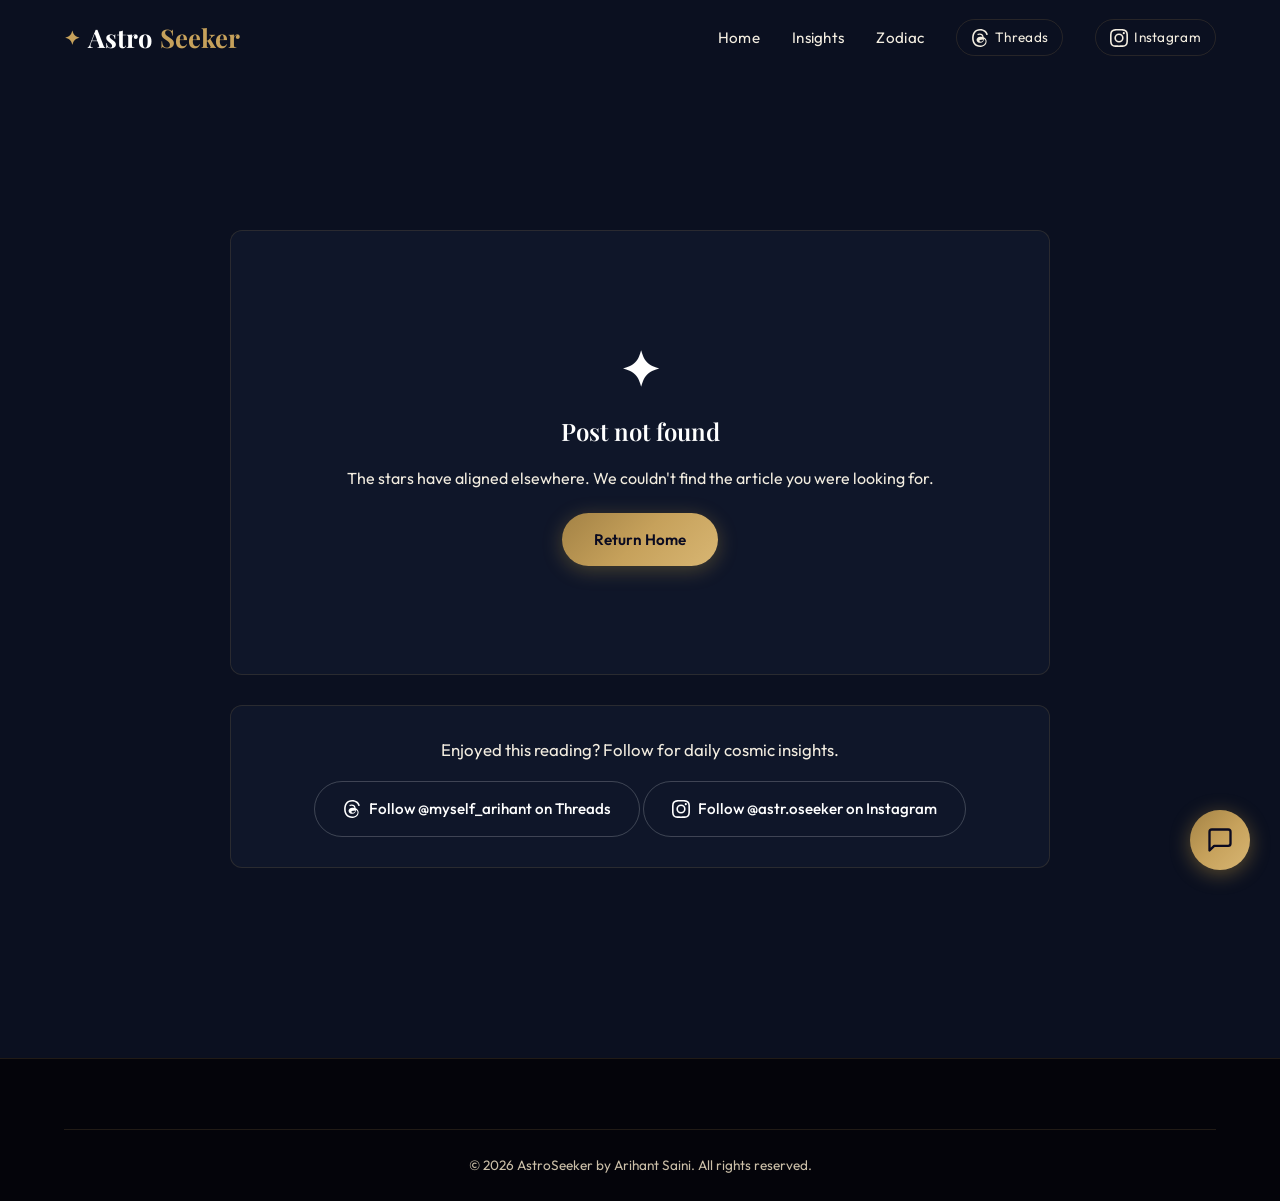
<file: vedic-astrology-site/post.html>
<!DOCTYPE html>
<html lang="en">
<head>
    <meta charset="UTF-8">
    <meta name="viewport" content="width=device-width, initial-scale=1.0">
    <title>Post - AstroSeeker</title>
    <link rel="preconnect" href="https://fonts.googleapis.com">
    <link rel="preconnect" href="https://fonts.gstatic.com" crossorigin>
    <link href="https://fonts.googleapis.com/css2?family=Outfit:wght@300;400;500;600;700&family=Playfair+Display:ital,wght@0,400;0,600;0,700;1,400&display=swap" rel="stylesheet">
    <link rel="stylesheet" href="css/styles.css">
    <!-- Google AdSense Auto Ads -->
    <script async src="https://pagead2.googlesyndication.com/pagead/js/adsbygoogle.js?client=ca-pub-9194178610009666" crossorigin="anonymous"></script>
</head>
<body>
    <canvas id="stars-canvas"></canvas>

    <nav class="navbar" id="navbar">
        <div class="container nav-container">
            <a href="index.html" class="logo">
                <span class="logo-icon">✦</span>
                Astro<span class="logo-accent">Seeker</span>
            </a>
            <ul class="nav-links">
                <li><a href="index.html">Home</a></li>
                <li><a href="index.html#daily-insights">Insights</a></li>
                <li><a href="index.html#zodiac-signs">Zodiac</a></li>
                <li><a href="https://www.threads.com/@myself_arihant" target="_blank" class="nav-threads">
                    <svg width="18" height="18" viewBox="0 0 24 24" fill="currentColor"><path d="M12.186 24h-.007c-3.581-.024-6.334-1.205-8.184-3.509C2.35 18.44 1.5 15.586 1.472 12.01v-.017c.03-3.579.879-6.43 2.525-8.482C5.845 1.205 8.6.024 12.18 0h.014c2.746.02 5.043.725 6.826 2.098 1.677 1.29 2.858 3.13 3.509 5.467l-2.04.569c-1.104-3.96-3.898-5.984-8.304-6.015-2.91.022-5.11.936-6.54 2.717C4.307 6.504 3.616 8.914 3.589 12c.027 3.086.718 5.496 2.057 7.164 1.43 1.783 3.631 2.698 6.54 2.717 2.623-.02 4.358-.631 5.8-2.045 1.647-1.613 1.618-3.593 1.09-4.798-.31-.71-.873-1.3-1.634-1.75-.192 1.352-.622 2.446-1.284 3.272-.886 1.102-2.14 1.704-3.73 1.79-1.202.065-2.361-.218-3.259-.801-1.063-.689-1.685-1.74-1.752-2.96-.065-1.187.408-2.26 1.33-3.022.88-.727 2.1-1.14 3.538-1.209 1.01-.05 1.945.025 2.791.18-.122-.79-.39-1.404-.82-1.83-.596-.59-1.497-.89-2.68-.892h-.031c-.88.003-1.61.209-2.17.614l-1.157-1.652c.852-.596 1.94-.915 3.243-.938h.053c1.723.013 3.065.542 3.988 1.576.795.89 1.273 2.079 1.426 3.54.465.218.897.476 1.293.775 1.06.8 1.832 1.855 2.244 3.07.6 1.77.52 4.46-1.678 6.612-1.88 1.838-4.142 2.634-7.322 2.66zM14.56 14.24c-1.015-.048-3.24.054-3.39 1.296-.072.589.263 1.347 1.808 1.347.08 0 .162-.003.246-.008 1.083-.059 1.908-.454 2.453-1.175.35-.464.583-1.044.72-1.73a9.4 9.4 0 00-1.837.27z"/></svg>
                    Threads
                </a></li>
                <li><a href="https://www.instagram.com/astr.oseeker/" target="_blank" class="nav-threads">
                    <svg width="18" height="18" viewBox="0 0 24 24" fill="currentColor"><path d="M12 2.163c3.204 0 3.584.012 4.85.07 3.252.148 4.771 1.691 4.919 4.919.058 1.265.069 1.645.069 4.849 0 3.205-.012 3.584-.069 4.849-.149 3.225-1.664 4.771-4.919 4.919-1.266.058-1.644.07-4.85.07-3.204 0-3.584-.012-4.849-.07-3.26-.149-4.771-1.699-4.919-4.92-.058-1.265-.07-1.644-.07-4.849 0-3.204.013-3.583.07-4.849.149-3.227 1.664-4.771 4.919-4.919 1.266-.057 1.645-.069 4.849-.069zM12 0C8.741 0 8.333.014 7.053.072 2.695.272.273 2.69.073 7.052.014 8.333 0 8.741 0 12c0 3.259.014 3.668.072 4.948.2 4.358 2.618 6.78 6.98 6.98C8.333 23.986 8.741 24 12 24c3.259 0 3.668-.014 4.948-.072 4.354-.2 6.782-2.618 6.979-6.98.059-1.28.073-1.689.073-4.948 0-3.259-.014-3.667-.072-4.947-.196-4.354-2.617-6.78-6.979-6.98C15.668.014 15.259 0 12 0zm0 5.838a6.162 6.162 0 100 12.324 6.162 6.162 0 000-12.324zM12 16a4 4 0 110-8 4 4 0 010 8zm6.406-11.845a1.44 1.44 0 100 2.881 1.44 1.44 0 000-2.881z"/></svg>
                    Instagram
                </a></li>
            </ul>
            <button class="mobile-menu-btn" id="mobile-menu-btn">
                <span></span><span></span><span></span>
            </button>
        </div>
    </nav>

    <main class="container section post-page-container">
        <!-- Ad Space Top -->
        <section class="ad-section">
            <ins class="adsbygoogle" style="display:block" data-ad-client="ca-pub-9194178610009666" data-ad-slot="auto" data-ad-format="auto" data-full-width-responsive="true"></ins>
            <script>(adsbygoogle = window.adsbygoogle || []).push({});</script>
        </section>

        <article id="single-post" class="single-post">
            <!-- Post content injected here via JavaScript -->
        </article>

        <!-- Threads CTA inside post -->
        <div class="post-cta-box">
            <p>Enjoyed this reading? Follow for daily cosmic insights.</p>
            <a href="https://www.threads.com/@myself_arihant" target="_blank" class="btn-threads">
                <svg width="18" height="18" viewBox="0 0 24 24" fill="currentColor"><path d="M12.186 24h-.007c-3.581-.024-6.334-1.205-8.184-3.509C2.35 18.44 1.5 15.586 1.472 12.01v-.017c.03-3.579.879-6.43 2.525-8.482C5.845 1.205 8.6.024 12.18 0h.014c2.746.02 5.043.725 6.826 2.098 1.677 1.29 2.858 3.13 3.509 5.467l-2.04.569c-1.104-3.96-3.898-5.984-8.304-6.015-2.91.022-5.11.936-6.54 2.717C4.307 6.504 3.616 8.914 3.589 12c.027 3.086.718 5.496 2.057 7.164 1.43 1.783 3.631 2.698 6.54 2.717 2.623-.02 4.358-.631 5.8-2.045 1.647-1.613 1.618-3.593 1.09-4.798-.31-.71-.873-1.3-1.634-1.75-.192 1.352-.622 2.446-1.284 3.272-.886 1.102-2.14 1.704-3.73 1.79-1.202.065-2.361-.218-3.259-.801-1.063-.689-1.685-1.74-1.752-2.96-.065-1.187.408-2.26 1.33-3.022.88-.727 2.1-1.14 3.538-1.209 1.01-.05 1.945.025 2.791.18-.122-.79-.39-1.404-.82-1.83-.596-.59-1.497-.89-2.68-.892h-.031c-.88.003-1.61.209-2.17.614l-1.157-1.652c.852-.596 1.94-.915 3.243-.938h.053c1.723.013 3.065.542 3.988 1.576.795.89 1.273 2.079 1.426 3.54.465.218.897.476 1.293.775 1.06.8 1.832 1.855 2.244 3.07.6 1.77.52 4.46-1.678 6.612-1.88 1.838-4.142 2.634-7.322 2.66zM14.56 14.24c-1.015-.048-3.24.054-3.39 1.296-.072.589.263 1.347 1.808 1.347.08 0 .162-.003.246-.008 1.083-.059 1.908-.454 2.453-1.175.35-.464.583-1.044.72-1.73a9.4 9.4 0 00-1.837.27z"/></svg>
                Follow @myself_arihant on Threads
            </a>
            <a href="https://www.instagram.com/astr.oseeker/" target="_blank" class="btn-threads">
                <svg width="18" height="18" viewBox="0 0 24 24" fill="currentColor"><path d="M12 2.163c3.204 0 3.584.012 4.85.07 3.252.148 4.771 1.691 4.919 4.919.058 1.265.069 1.645.069 4.849 0 3.205-.012 3.584-.069 4.849-.149 3.225-1.664 4.771-4.919 4.919-1.266.058-1.644.07-4.85.07-3.204 0-3.584-.012-4.849-.07-3.26-.149-4.771-1.699-4.919-4.92-.058-1.265-.07-1.644-.07-4.849 0-3.204.013-3.583.07-4.849.149-3.227 1.664-4.771 4.919-4.919 1.266-.057 1.645-.069 4.849-.069zM12 0C8.741 0 8.333.014 7.053.072 2.695.272.273 2.69.073 7.052.014 8.333 0 8.741 0 12c0 3.259.014 3.668.072 4.948.2 4.358 2.618 6.78 6.98 6.98C8.333 23.986 8.741 24 12 24c3.259 0 3.668-.014 4.948-.072 4.354-.2 6.782-2.618 6.979-6.98.059-1.28.073-1.689.073-4.948 0-3.259-.014-3.667-.072-4.947-.196-4.354-2.617-6.78-6.979-6.98C15.668.014 15.259 0 12 0zm0 5.838a6.162 6.162 0 100 12.324 6.162 6.162 0 000-12.324zM12 16a4 4 0 110-8 4 4 0 010 8zm6.406-11.845a1.44 1.44 0 100 2.881 1.44 1.44 0 000-2.881z"/></svg>
                Follow @astr.oseeker on Instagram
            </a>
        </div>

        <!-- Ad Space Bottom -->
        <section class="ad-section">
            <ins class="adsbygoogle" style="display:block" data-ad-client="ca-pub-9194178610009666" data-ad-slot="auto" data-ad-format="auto" data-full-width-responsive="true"></ins>
            <script>(adsbygoogle = window.adsbygoogle || []).push({});</script>
        </section>
    </main>

    <footer class="footer">
        <div class="container">
            <div class="footer-bottom">
                <p>&copy; 2026 AstroSeeker by Arihant Saini. All rights reserved.</p>
            </div>
        </div>
    </footer>

    <!-- Floating Chat Button -->
    <div class="chat-fab" id="chat-fab">
        <div class="chat-fab-menu">
            <a href="https://ig.me/m/astr.oseeker" target="_blank" class="chat-fab-item ig">
                <svg width="20" height="20" viewBox="0 0 24 24" fill="currentColor"><path d="M12 2.163c3.204 0 3.584.012 4.85.07 3.252.148 4.771 1.691 4.919 4.919.058 1.265.069 1.645.069 4.849 0 3.205-.012 3.584-.069 4.849-.149 3.225-1.664 4.771-4.919 4.919-1.266.058-1.644.07-4.85.07-3.204 0-3.584-.012-4.849-.07-3.26-.149-4.771-1.699-4.919-4.92-.058-1.265-.07-1.644-.07-4.849 0-3.204.013-3.583.07-4.849.149-3.227 1.664-4.771 4.919-4.919 1.266-.057 1.645-.069 4.849-.069zM12 0C8.741 0 8.333.014 7.053.072 2.695.272.273 2.69.073 7.052.014 8.333 0 8.741 0 12c0 3.259.014 3.668.072 4.948.2 4.358 2.618 6.78 6.98 6.98C8.333 23.986 8.741 24 12 24c3.259 0 3.668-.014 4.948-.072 4.354-.2 6.782-2.618 6.979-6.98.059-1.28.073-1.689.073-4.948 0-3.259-.014-3.667-.072-4.947-.196-4.354-2.617-6.78-6.979-6.98C15.668.014 15.259 0 12 0zm0 5.838a6.162 6.162 0 100 12.324 6.162 6.162 0 000-12.324zM12 16a4 4 0 110-8 4 4 0 010 8zm6.406-11.845a1.44 1.44 0 100 2.881 1.44 1.44 0 000-2.881z"/></svg>
                DM on Instagram
            </a>
            <a href="https://www.instagram.com/direct/t/" target="_blank" class="chat-fab-item th">
                <svg width="20" height="20" viewBox="0 0 24 24" fill="currentColor"><path d="M12.186 24h-.007c-3.581-.024-6.334-1.205-8.184-3.509C2.35 18.44 1.5 15.586 1.472 12.01v-.017c.03-3.579.879-6.43 2.525-8.482C5.845 1.205 8.6.024 12.18 0h.014c2.746.02 5.043.725 6.826 2.098 1.677 1.29 2.858 3.13 3.509 5.467l-2.04.569c-1.104-3.96-3.898-5.984-8.304-6.015-2.91.022-5.11.936-6.54 2.717C4.307 6.504 3.616 8.914 3.589 12c.027 3.086.718 5.496 2.057 7.164 1.43 1.783 3.631 2.698 6.54 2.717 2.623-.02 4.358-.631 5.8-2.045 1.647-1.613 1.618-3.593 1.09-4.798-.31-.71-.873-1.3-1.634-1.75-.192 1.352-.622 2.446-1.284 3.272-.886 1.102-2.14 1.704-3.73 1.79-1.202.065-2.361-.218-3.259-.801-1.063-.689-1.685-1.74-1.752-2.96-.065-1.187.408-2.26 1.33-3.022.88-.727 2.1-1.14 3.538-1.209 1.01-.05 1.945.025 2.791.18-.122-.79-.39-1.404-.82-1.83-.596-.59-1.497-.89-2.68-.892h-.031c-.88.003-1.61.209-2.17.614l-1.157-1.652c.852-.596 1.94-.915 3.243-.938h.053c1.723.013 3.065.542 3.988 1.576.795.89 1.273 2.079 1.426 3.54.465.218.897.476 1.293.775 1.06.8 1.832 1.855 2.244 3.07.6 1.77.52 4.46-1.678 6.612-1.88 1.838-4.142 2.634-7.322 2.66zM14.56 14.24c-1.015-.048-3.24.054-3.39 1.296-.072.589.263 1.347 1.808 1.347.08 0 .162-.003.246-.008 1.083-.059 1.908-.454 2.453-1.175.35-.464.583-1.044.72-1.73a9.4 9.4 0 00-1.837.27z"/></svg>
                Message on Threads
            </a>
            <a href="https://wa.me/919057918251" target="_blank" class="chat-fab-item wa">
                <svg width="20" height="20" viewBox="0 0 24 24" fill="currentColor"><path d="M17.472 14.382c-.297-.149-1.758-.867-2.03-.967-.273-.099-.471-.148-.67.15-.197.297-.767.966-.94 1.164-.173.199-.347.223-.644.075-.297-.15-1.255-.463-2.39-1.475-.883-.788-1.48-1.761-1.653-2.059-.173-.297-.018-.458.13-.606.134-.133.298-.347.446-.52.149-.174.198-.298.298-.497.099-.198.05-.371-.025-.52-.075-.149-.669-1.612-.916-2.207-.242-.579-.487-.5-.669-.51a12.8 12.8 0 0 0-.57-.01c-.198 0-.52.074-.792.372-.272.297-1.04 1.016-1.04 2.479 0 1.462 1.065 2.875 1.213 3.074.149.198 2.096 3.2 5.077 4.487.709.306 1.262.489 1.694.625.712.227 1.36.195 1.871.118.571-.085 1.758-.719 2.006-1.413.248-.694.248-1.289.173-1.413-.074-.124-.272-.198-.57-.347m-5.421 7.403h-.004a9.87 9.87 0 0 1-5.031-1.378l-.361-.214-3.741.982.998-3.648-.235-.374a9.86 9.86 0 0 1-1.51-5.26c.001-5.45 4.436-9.884 9.888-9.884 2.64 0 5.122 1.03 6.988 2.898a9.825 9.825 0 0 1 2.893 6.994c-.003 5.45-4.437 9.884-9.885 9.884m8.413-18.297A11.815 11.815 0 0 0 12.05 0C5.495 0 .16 5.335.157 11.892c0 2.096.547 4.142 1.588 5.945L.057 24l6.305-1.654a11.882 11.882 0 0 0 5.683 1.448h.005c6.554 0 11.89-5.335 11.893-11.893a11.821 11.821 0 0 0-3.48-8.413Z"/></svg>
                Chat on WhatsApp
            </a>
        </div>
        <span class="chat-fab-label">Chat with us ✦</span>
        <button class="chat-fab-btn" id="chat-fab-btn">
            <svg width="28" height="28" viewBox="0 0 24 24" fill="none" stroke="#0a0a20" stroke-width="2" stroke-linecap="round" stroke-linejoin="round"><path d="M21 15a2 2 0 0 1-2 2H7l-4 4V5a2 2 0 0 1 2-2h14a2 2 0 0 1 2 2z"/></svg>
        </button>
    </div>

    <script src="js/data.js"></script>
    <script src="js/main.js"></script>
</body>
</html>
</file>
<file: vedic-astrology-site/css/styles.css>
/* =============================================
   AstroSeeker — Premium Vedic Astrology Design
   ============================================= */

:root {
    --bg-deep: #0B1020;
    --bg-surface: #121A2E;
    --bg-card: rgba(18, 26, 46, 0.7);
    --bg-card-hover: rgba(25, 35, 60, 0.8);
    --primary: #C6A15B;
    --primary-light: #d8b673;
    --primary-dark: #a38245;
    --text-main: #F3EDE0;
    --text-light: #ffffff;
    --text-muted: #CBBFA8;
    --border-subtle: rgba(198, 161, 91, 0.15);
    --border-glow: rgba(198, 161, 91, 0.3);
    --glass: rgba(255, 255, 255, 0.03);
    --gold-gradient: linear-gradient(135deg, #a38245, #C6A15B, #d8b673);
    --cosmic-gradient: linear-gradient(180deg, #121A2E 0%, #0B1020 100%);
    --font-sans: 'Outfit', sans-serif;
    --font-serif: 'Playfair Display', serif;
    --radius: 12px;
    --radius-sm: 8px;
    --shadow-glow: 0 0 40px rgba(198, 161, 91, 0.08);
    --shadow-card: 0 8px 32px rgba(0, 0, 0, 0.3);
    --transition: all 0.5s cubic-bezier(0.4, 0, 0.2, 1);
}

/* Reset & Base */
*, *::before, *::after { margin: 0; padding: 0; box-sizing: border-box; }

html { scroll-behavior: smooth; }

body {
    font-family: var(--font-sans);
    background: var(--bg-deep);
    color: var(--text-main);
    line-height: 1.7;
    min-height: 100vh;
    overflow-x: hidden;
    -webkit-font-smoothing: antialiased;
}

/* Stars Canvas */
#stars-canvas {
    position: fixed;
    top: 0;
    left: 0;
    width: 100%;
    height: 100%;
    z-index: 0;
    pointer-events: none;
}

a { text-decoration: none; color: var(--primary); transition: var(--transition); }
a:hover { color: var(--primary-light); }

.container { max-width: 1200px; margin: 0 auto; padding: 0 24px; position: relative; z-index: 1; }

h1, h2, h3, h4, h5 { font-family: var(--font-serif); color: var(--text-light); font-weight: 600; line-height: 1.2; }

.text-gradient {
    background: var(--gold-gradient);
    -webkit-background-clip: text;
    -webkit-text-fill-color: transparent;
    background-clip: text;
}

.section { padding: 80px 0; position: relative; z-index: 1; }

.section-header { text-align: center; margin-bottom: 50px; }
.section-header h2 { font-size: 3rem; margin-bottom: 16px; font-weight: 500; letter-spacing: 0.5px; }
.section-header p { font-size: 1.15rem; max-width: 600px; margin: 0 auto; color: var(--text-muted); line-height: 1.6; }

.section-tag {
    display: inline-block;
    font-size: 0.8rem;
    font-weight: 600;
    letter-spacing: 2px;
    text-transform: uppercase;
    color: var(--primary);
    margin-bottom: 12px;
    padding: 6px 16px;
    border: 1px solid var(--border-subtle);
    border-radius: 30px;
    background: rgba(212, 168, 67, 0.05);
}

/* ==================== NAVBAR ==================== */
.navbar {
    position: fixed;
    top: 0;
    width: 100%;
    z-index: 1000;
    padding: 16px 0;
    transition: var(--transition);
    background: transparent;
}

.navbar.scrolled {
    background: rgba(5, 5, 16, 0.9);
    backdrop-filter: blur(20px);
    -webkit-backdrop-filter: blur(20px);
    border-bottom: 1px solid var(--border-subtle);
    padding: 12px 0;
}

.nav-container { display: flex; justify-content: space-between; align-items: center; }

.logo {
    font-family: var(--font-serif);
    font-size: 1.6rem;
    font-weight: 700;
    color: var(--text-light);
    display: flex;
    align-items: center;
    gap: 8px;
}

.logo-icon { color: var(--primary); font-size: 1.2rem; animation: pulse 2s infinite; }
.logo-accent { color: var(--primary); }

@keyframes pulse { 0%, 100% { opacity: 1; } 50% { opacity: 0.5; } }

.nav-links { list-style: none; display: flex; align-items: center; gap: 32px; }
.nav-links a {
    color: var(--text-main);
    font-weight: 400;
    font-size: 0.95rem;
    letter-spacing: 0.3px;
    position: relative;
}
.nav-links a::after {
    content: '';
    position: absolute;
    bottom: -4px;
    left: 0;
    width: 0;
    height: 2px;
    background: var(--gold-gradient);
    transition: width 0.3s ease;
}
.nav-links a:hover::after, .nav-links a.active::after { width: 100%; }
.nav-links a:hover, .nav-links a.active { color: var(--primary); }

.nav-threads {
    display: flex !important;
    align-items: center;
    gap: 6px;
    padding: 6px 14px !important;
    border: 1px solid var(--border-subtle);
    border-radius: 30px;
    font-size: 0.85rem !important;
}
.nav-threads:hover { border-color: var(--primary); background: rgba(212, 168, 67, 0.08); }

.mobile-menu-btn {
    display: none;
    flex-direction: column;
    gap: 5px;
    background: none;
    border: none;
    cursor: pointer;
    padding: 5px;
}
.mobile-menu-btn span {
    width: 24px;
    height: 2px;
    background: var(--text-light);
    transition: var(--transition);
    border-radius: 2px;
}

/* ==================== HERO ==================== */
.hero {
    position: relative;
    min-height: 100vh;
    display: flex;
    align-items: center;
    padding: 120px 0 80px;
    overflow: hidden;
}

.hero-bg-overlay {
    position: absolute;
    top: 0; left: 0; width: 100%; height: 100%;
    background-image: url('../assets/hero_mandala.png');
    background-size: cover;
    background-position: center;
    opacity: 0.05;
    z-index: 0;
}

.hero-glow {
    position: absolute;
    top: 50%; left: 50%;
    transform: translate(-50%, -50%);
    width: 600px; height: 600px;
    background: radial-gradient(circle, rgba(198, 161, 91, 0.05) 0%, transparent 70%);
    border-radius: 50%;
    z-index: 0;
    animation: breathe 12s ease-in-out infinite;
}

@keyframes breathe { 0%, 100% { transform: translate(-50%, -50%) scale(1); } 50% { transform: translate(-50%, -50%) scale(1.05); } }

.hero-content { text-align: center; position: relative; z-index: 2; }

@keyframes slowFadeIn {
    0% { opacity: 0; transform: translateY(10px); }
    100% { opacity: 1; transform: translateY(0); }
}

.hero-content h1 {
    font-size: 4.5rem;
    margin-bottom: 25px;
    animation: slowFadeIn 2s ease 0.2s both;
    letter-spacing: -1px;
}

.hero-subtitle {
    font-size: 1.25rem;
    max-width: 600px;
    margin: 0 auto 40px;
    color: var(--text-muted);
    animation: slowFadeIn 2s ease 0.8s both;
    line-height: 1.8;
}

.hero-actions {
    display: flex;
    gap: 16px;
    justify-content: center;
    flex-wrap: wrap;
    margin-bottom: 60px;
    animation: slowFadeIn 2s ease 1.4s both;
}

@keyframes fadeInUp {
    from { opacity: 0; transform: translateY(30px); }
    to { opacity: 1; transform: translateY(0); }
}

/* ==================== BUTTONS ==================== */
.btn-primary {
    display: inline-flex;
    align-items: center;
    gap: 8px;
    padding: 14px 32px;
    background: var(--gold-gradient);
    color: #0a0a20;
    font-weight: 600;
    font-size: 0.95rem;
    border-radius: 30px;
    border: none;
    cursor: pointer;
    transition: var(--transition);
    box-shadow: 0 4px 20px rgba(212, 168, 67, 0.3);
}
.btn-primary:hover {
    transform: translateY(-3px);
    box-shadow: 0 8px 30px rgba(212, 168, 67, 0.5);
    color: #0a0a20;
}

.btn-threads {
    display: inline-flex;
    align-items: center;
    gap: 8px;
    padding: 14px 28px;
    background: transparent;
    color: var(--text-light);
    font-weight: 500;
    font-size: 0.95rem;
    border-radius: 30px;
    border: 1px solid rgba(255, 255, 255, 0.2);
    transition: var(--transition);
}
.btn-threads:hover {
    background: rgba(255, 255, 255, 0.08);
    border-color: rgba(255, 255, 255, 0.4);
    transform: translateY(-2px);
    color: var(--text-light);
}

.btn-large { padding: 16px 40px; font-size: 1.05rem; }

/* ==================== ZODIAC SECTION ==================== */
.zodiac-section { background: var(--cosmic-gradient); }

.zodiac-grid {
    display: grid;
    grid-template-columns: repeat(4, 1fr);
    gap: 20px;
}

.zodiac-card {
    background: var(--bg-card);
    border: 1px solid var(--border-subtle);
    border-radius: var(--radius);
    padding: 24px 12px;
    text-align: center;
    transition: var(--transition);
    cursor: pointer;
    backdrop-filter: blur(10px);
}

.zodiac-card:hover {
    background: var(--bg-card-hover);
    border-color: var(--border-glow);
    transform: translateY(-5px);
    box-shadow: var(--shadow-glow);
}

.zodiac-symbol { display: block; font-size: 2.5rem; margin-bottom: 10px; }
.zodiac-name { font-size: 1rem; color: var(--text-light); font-weight: 600; line-height: 1.4; }
.zodiac-card:hover .zodiac-name { color: var(--primary-light); }
.zodiac-traits { font-size: 0.85rem; color: var(--text-muted); margin-top: 12px; line-height: 1.5; }

/* ==================== POSTS GRID ==================== */
.posts-grid {
    display: grid;
    grid-template-columns: repeat(auto-fill, minmax(350px, 1fr));
    gap: 30px;
}

.post-card {
    background: var(--bg-card);
    border-radius: var(--radius);
    overflow: hidden;
    transition: var(--transition);
    border: 1px solid var(--border-subtle);
    backdrop-filter: blur(10px);
}

.post-card:hover {
    transform: translateY(-8px);
    box-shadow: var(--shadow-card), 0 0 40px rgba(212, 168, 67, 0.08);
    border-color: var(--border-glow);
}

.post-image {
    height: 220px;
    background-size: cover;
    background-position: center;
    position: relative;
    overflow: hidden;
}

.post-image::after {
    content: '';
    position: absolute;
    bottom: 0; left: 0; right: 0;
    height: 60%;
    background: linear-gradient(to top, var(--bg-deep), transparent);
}

.category-badge {
    position: absolute;
    top: 16px;
    left: 16px;
    z-index: 2;
    background: rgba(5, 5, 16, 0.8);
    backdrop-filter: blur(10px);
    color: var(--primary);
    padding: 5px 14px;
    border-radius: 30px;
    font-size: 0.7rem;
    font-weight: 600;
    letter-spacing: 1.5px;
    text-transform: uppercase;
    border: 1px solid var(--border-subtle);
}

.post-content { padding: 28px; }

.post-date {
    font-size: 0.8rem;
    color: var(--text-muted);
    display: flex;
    align-items: center;
    gap: 6px;
    margin-bottom: 12px;
}
.post-date::before { content: '⟡'; color: var(--primary); }

.post-title { font-size: 1.35rem; margin-bottom: 14px; line-height: 1.35; }
.post-title a { color: var(--text-light); }
.post-title a:hover { color: var(--primary); }

.post-excerpt {
    font-size: 0.92rem;
    margin-bottom: 20px;
    display: -webkit-box;
    -webkit-line-clamp: 3;
    -webkit-box-orient: vertical;
    overflow: hidden;
    color: var(--text-muted);
}

.read-more {
    display: inline-flex;
    align-items: center;
    gap: 6px;
    font-weight: 600;
    font-size: 0.88rem;
    letter-spacing: 0.5px;
    color: var(--primary);
}
.read-more:hover { gap: 10px; color: var(--primary-light); }

/* ==================== CTA SECTION ==================== */
.cta-section {
    position: relative;
    padding: 100px 0;
    overflow: hidden;
    z-index: 1;
}

.cta-bg {
    position: absolute;
    top: 0; left: 0; width: 100%; height: 100%;
    background-image: url('../assets/card_background.png');
    background-size: cover;
    background-position: center;
    opacity: 0.25;
    z-index: 0;
}

.cta-content {
    text-align: center;
    position: relative;
    z-index: 2;
}

.cta-content h2 { font-size: 2.8rem; margin-bottom: 20px; }
.cta-content p {
    font-size: 1.1rem;
    max-width: 550px;
    margin: 0 auto 35px;
    color: var(--text-main);
}

/* ==================== SERVICES ==================== */
.services-section {
    background: var(--bg-deep);
    position: relative;
}

.services-section {
    background: var(--bg-deep);
    position: relative;
    padding: 96px 0;
}

.services-section::before {
    content: '';
    position: absolute;
    top: 0; left: 0; right: 0; bottom: 0;
    background-image: url('../assets/hero_mandala.png');
    background-size: cover;
    background-position: center;
    opacity: 0.05;
    pointer-events: none;
    z-index: 0;
}

.services-section .section-header {
    border-bottom: 1px solid var(--border-subtle);
    padding-bottom: 40px;
    margin-bottom: 48px;
}

.services-grid {
    display: grid;
    grid-template-columns: repeat(3, 1fr);
    gap: 24px;
    position: relative;
    z-index: 1;
}

@media (max-width: 1024px) {
    .services-grid { grid-template-columns: repeat(2, 1fr); }
}

@media (max-width: 768px) {
    .services-grid { grid-template-columns: 1fr; }
}

.service-card {
    background: rgba(255, 255, 255, 0.03);
    border: 1px solid rgba(198, 161, 91, 0.22);
    border-radius: 20px;
    padding: 28px;
    min-height: 320px;
    display: flex;
    flex-direction: column;
    transition: var(--transition);
}

.service-card:hover {
    transform: translateY(-4px);
    border-color: rgba(198, 161, 91, 0.5);
    box-shadow: 0 10px 40px rgba(198, 161, 91, 0.08);
}

.service-label {
    display: inline-block;
    font-size: 0.75rem;
    font-weight: 600;
    color: var(--primary);
    text-transform: uppercase;
    letter-spacing: 2px;
    margin-bottom: 12px;
}

.service-title {
    font-family: var(--font-serif);
    font-size: 1.4rem;
    color: var(--text-light);
    margin-bottom: 16px;
    line-height: 1.3;
}

.service-details {
    flex-grow: 1;
    margin-bottom: 24px;
}

.service-details p {
    font-size: 0.95rem;
    color: var(--text-muted);
    line-height: 1.6;
    margin-bottom: 12px;
}

.service-details strong {
    color: var(--text-main);
    font-weight: 500;
}

.service-btn {
    display: inline-flex;
    align-items: center;
    gap: 8px;
    font-size: 0.85rem;
    font-weight: 600;
    color: var(--primary);
    text-transform: uppercase;
    letter-spacing: 1px;
    transition: var(--transition);
    margin-top: auto;
}

.service-btn svg {
    transition: transform 0.3s ease;
}

.service-card:hover .service-btn {
    color: var(--primary-light);
}

.service-card:hover .service-btn svg {
    transform: translateX(4px);
}

.services-footer {
    position: relative;
    z-index: 1;
    text-align: center;
    margin-top: 60px;
    padding-top: 40px;
    border-top: 1px solid var(--border-subtle);
}

.trust-text {
    color: var(--text-main);
    font-size: 1.1rem;
    margin-bottom: 24px;
}

.trust-subtext {
    margin-top: 24px;
    color: var(--text-muted);
    font-size: 0.9rem;
    font-style: italic;
}

/* ==================== ABOUT ==================== */
.about-section { background: var(--cosmic-gradient); }

.about-grid {
    display: grid;
    grid-template-columns: 1fr 1fr;
    gap: 60px;
    align-items: center;
}

.about-image {
    position: relative;
    border-radius: var(--radius);
    overflow: hidden;
}

.about-image img {
    width: 100%;
    border-radius: var(--radius);
    transition: var(--transition);
}
.about-image:hover img { transform: scale(1.03); }

.about-image::after {
    content: '';
    position: absolute;
    inset: 0;
    border-radius: var(--radius);
    border: 1px solid var(--border-subtle);
    pointer-events: none;
}

.about-text h2 { font-size: 2.4rem; margin-bottom: 20px; }
.about-text p { margin-bottom: 18px; font-size: 1.05rem; }

.about-social { margin-top: 30px; display: flex; align-items: center; gap: 15px; }
.about-social span { color: var(--text-muted); font-size: 0.9rem; }

.social-link {
    display: inline-flex;
    align-items: center;
    gap: 8px;
    padding: 8px 18px;
    border: 1px solid var(--border-subtle);
    border-radius: 30px;
    color: var(--text-light);
    font-size: 0.9rem;
    font-weight: 500;
    transition: var(--transition);
}
.social-link:hover {
    border-color: var(--primary);
    background: rgba(212, 168, 67, 0.08);
    color: var(--primary);
}

/* ==================== SINGLE POST ==================== */
.post-page-container { max-width: 820px; padding-top: 120px; }

.single-post {
    background: var(--bg-card);
    border-radius: var(--radius);
    padding: 48px;
    border: 1px solid var(--border-subtle);
    backdrop-filter: blur(10px);
}

.post-header { text-align: center; margin-bottom: 35px; }

.post-title-large { font-size: 2.6rem; color: var(--text-light); margin-bottom: 16px; line-height: 1.2; }
.post-meta { color: var(--text-muted); font-size: 0.95rem; }

.post-hero-image {
    width: 100%;
    height: 400px;
    border-radius: var(--radius-sm);
    background-size: cover;
    background-position: center;
    margin-bottom: 40px;
    box-shadow: var(--shadow-card);
}

.post-body h2, .post-body h3 { color: var(--primary); margin: 35px 0 18px; font-size: 1.5rem; }
.post-body p { margin-bottom: 20px; font-size: 1.08rem; line-height: 1.85; color: var(--text-main); }
.post-body ul { margin-bottom: 24px; padding-left: 20px; }
.post-body li { margin-bottom: 12px; font-size: 1.05rem; line-height: 1.7; }
.post-body li strong { color: var(--primary-light); }

.post-body blockquote {
    border-left: 3px solid var(--primary);
    padding: 16px 24px;
    margin: 30px 0;
    background: rgba(212, 168, 67, 0.05);
    border-radius: 0 var(--radius-sm) var(--radius-sm) 0;
    font-family: var(--font-serif);
    font-style: italic;
    font-size: 1.15rem;
    color: var(--primary-light);
}

.post-footer {
    margin-top: 50px;
    padding-top: 24px;
    border-top: 1px solid var(--border-subtle);
}

.post-cta-box {
    margin-top: 30px;
    padding: 30px;
    text-align: center;
    background: var(--bg-card);
    border: 1px solid var(--border-subtle);
    border-radius: var(--radius);
}
.post-cta-box p { margin-bottom: 16px; color: var(--text-main); font-size: 1.05rem; }

.mb-1 { margin-bottom: 1rem; }

/* ==================== ADS ==================== */
.ad-section { margin: 30px auto; max-width: 100%; min-height: 50px; }

/* ==================== FOOTER ==================== */
.footer {
    background: rgba(5, 5, 10, 0.95);
    padding: 70px 0 24px;
    border-top: 1px solid var(--border-subtle);
    position: relative;
    z-index: 1;
}

.footer-content {
    display: grid;
    grid-template-columns: 2fr 1fr 1fr;
    gap: 50px;
    margin-bottom: 50px;
}

.footer-logo { font-size: 1.4rem; margin-bottom: 16px; }
.footer-brand p { max-width: 320px; margin-bottom: 20px; font-size: 0.95rem; color: var(--text-muted); }

.footer-links h4 { font-size: 1rem; margin-bottom: 18px; color: var(--primary); font-family: var(--font-sans); font-weight: 600; letter-spacing: 0.5px; }
.footer-links ul { list-style: none; }
.footer-links li { margin-bottom: 10px; }
.footer-links a { color: var(--text-muted); font-size: 0.92rem; }
.footer-links a:hover { color: var(--primary); }

.footer-bottom {
    text-align: center;
    padding-top: 24px;
    border-top: 1px solid var(--border-subtle);
}
.footer-bottom p { font-size: 0.85rem; color: var(--text-muted); }
.footer-disclaimer { margin-top: 6px; font-size: 0.75rem; }

/* ==================== FLOATING CHAT BUTTON ==================== */
.chat-fab {
    position: fixed;
    bottom: 30px;
    right: 30px;
    z-index: 9999;
}

.chat-fab-btn {
    width: 60px;
    height: 60px;
    border-radius: 50%;
    background: var(--gold-gradient);
    border: none;
    cursor: pointer;
    display: flex;
    align-items: center;
    justify-content: center;
    box-shadow: 0 4px 20px rgba(212, 168, 67, 0.4);
    transition: var(--transition);
    position: relative;
    z-index: 2;
}

.chat-fab-btn:hover {
    transform: scale(1.1);
    box-shadow: 0 6px 30px rgba(212, 168, 67, 0.6);
}

.chat-fab-btn svg { transition: var(--transition); }
.chat-fab.active .chat-fab-btn svg { transform: rotate(45deg); }

.chat-fab-menu {
    position: absolute;
    bottom: 75px;
    right: 0;
    display: flex;
    flex-direction: column;
    gap: 12px;
    opacity: 0;
    visibility: hidden;
    transform: translateY(20px);
    transition: var(--transition);
}

.chat-fab.active .chat-fab-menu {
    opacity: 1;
    visibility: visible;
    transform: translateY(0);
}

.chat-fab-item {
    display: flex;
    align-items: center;
    gap: 12px;
    padding: 12px 20px;
    background: rgba(15, 15, 35, 0.95);
    backdrop-filter: blur(20px);
    -webkit-backdrop-filter: blur(20px);
    border: 1px solid var(--border-subtle);
    border-radius: 30px;
    color: var(--text-light);
    font-size: 0.9rem;
    font-weight: 500;
    white-space: nowrap;
    transition: var(--transition);
    text-decoration: none;
}

.chat-fab-item:hover {
    border-color: var(--primary);
    background: rgba(20, 18, 50, 0.95);
    transform: translateX(-5px);
    color: var(--primary);
}

.chat-fab-item svg { flex-shrink: 0; }

.chat-fab-item.ig { border-color: rgba(225, 48, 108, 0.3); }
.chat-fab-item.ig:hover { border-color: #E1306C; color: #E1306C; }

.chat-fab-item.th { border-color: rgba(255, 255, 255, 0.15); }
.chat-fab-item.th:hover { border-color: #fff; color: #fff; }

.chat-fab-item.wa { border-color: rgba(37, 211, 102, 0.3); }
.chat-fab-item.wa:hover { border-color: #25D366; color: #25D366; }

.chat-fab-label {
    position: absolute;
    bottom: 75px;
    right: 70px;
    background: rgba(15, 15, 35, 0.9);
    backdrop-filter: blur(10px);
    color: var(--primary);
    padding: 8px 16px;
    border-radius: 8px;
    font-size: 0.8rem;
    font-weight: 600;
    white-space: nowrap;
    opacity: 0;
    transition: var(--transition);
    pointer-events: none;
    border: 1px solid var(--border-subtle);
}

.chat-fab:not(.active):hover .chat-fab-label { opacity: 1; }

/* Pulse ring animation */
.chat-fab-btn::before {
    content: '';
    position: absolute;
    width: 100%;
    height: 100%;
    border-radius: 50%;
    background: var(--gold-gradient);
    opacity: 0.3;
    animation: chatPulse 2s ease-out infinite;
    z-index: -1;
}

.chat-fab.active .chat-fab-btn::before { animation: none; opacity: 0; }

@keyframes chatPulse {
    0% { transform: scale(1); opacity: 0.3; }
    100% { transform: scale(1.6); opacity: 0; }
}

/* ==================== RESPONSIVE ==================== */
@media (max-width: 1024px) {
    .zodiac-grid { grid-template-columns: repeat(3, 1fr); }
    .about-grid { grid-template-columns: 1fr; gap: 40px; }
    .footer-content { grid-template-columns: 1fr 1fr; }
}

@media (max-width: 768px) {
    .hero-content h1 { font-size: 2.8rem; }
    .hero-subtitle { font-size: 1rem; }
    .section-header h2 { font-size: 2rem; }
    .cta-content h2 { font-size: 2rem; }
    .zodiac-grid { grid-template-columns: repeat(2, 1fr); gap: 15px; }
    .zodiac-card { padding: 16px 8px; }
    .zodiac-symbol { font-size: 2rem; }
    .posts-grid { grid-template-columns: 1fr; }
    .single-post { padding: 24px; }
    .post-title-large { font-size: 2rem; }
    .post-hero-image { height: 250px; }
    .hero-stats { gap: 20px; }
    .stat-num { font-size: 2rem; }
    .footer-content { grid-template-columns: 1fr; gap: 30px; }

    .nav-links { 
        display: none;
        position: fixed;
        top: 0; left: 0; right: 0; bottom: 0;
        background: rgba(5, 5, 16, 0.98);
        flex-direction: column;
        justify-content: center;
        align-items: center;
        gap: 30px;
        z-index: 999;
    }
    .nav-links.active { display: flex; }
    .nav-links a { font-size: 1.2rem; }
    .mobile-menu-btn { display: flex; z-index: 1001; }
}

@media (max-width: 480px) {
    .hero-content h1 { font-size: 2.2rem; }
    .hero-badge { font-size: 0.65rem; letter-spacing: 2px; }
    .zodiac-grid { grid-template-columns: repeat(1, 1fr); }
    .hero-actions { flex-direction: column; align-items: center; }
}

/* ==================== CONTACT FORM ==================== */
.contact-section {
    background: var(--bg-deep);
    position: relative;
    padding: 100px 0;
}

.contact-container {
    max-width: 700px;
    margin: 0 auto;
    background: var(--bg-card);
    border: 1px solid var(--border-subtle);
    border-radius: var(--radius);
    padding: 40px;
    backdrop-filter: blur(10px);
    box-shadow: var(--shadow-card);
}

.contact-form {
    display: flex;
    flex-direction: column;
    gap: 20px;
}

.form-group {
    display: flex;
    flex-direction: column;
    gap: 8px;
}

.form-group label {
    font-size: 0.9rem;
    color: var(--text-muted);
    font-weight: 500;
}

.form-control {
    background: rgba(5, 5, 16, 0.6);
    border: 1px solid var(--border-subtle);
    border-radius: var(--radius-sm);
    padding: 14px 16px;
    color: var(--text-main);
    font-family: var(--font-sans);
    font-size: 1rem;
    transition: var(--transition);
}

.form-control:focus {
    outline: none;
    border-color: var(--primary);
    box-shadow: 0 0 10px rgba(198, 161, 91, 0.1);
}

textarea.form-control {
    resize: vertical;
    min-height: 120px;
}

.btn-submit {
    margin-top: 10px;
    width: 100%;
    justify-content: center;
}
</file>
<file: css/styles.css>
/* =============================================
   Shambhava — Premium Vedic Astrology Design
   ============================================= */

:root {
    --bg-deep: #0B1020;
    --bg-surface: #121A2E;
    --bg-card: rgba(18, 26, 46, 0.7);
    --bg-card-hover: rgba(25, 35, 60, 0.8);
    --primary: #C6A15B;
    --primary-light: #d8b673;
    --primary-dark: #a38245;
    --text-main: #F3EDE0;
    --text-light: #ffffff;
    --text-muted: #CBBFA8;
    --border-subtle: rgba(198, 161, 91, 0.15);
    --border-glow: rgba(198, 161, 91, 0.3);
    --glass: rgba(255, 255, 255, 0.03);
    --gold-gradient: linear-gradient(135deg, #a38245, #C6A15B, #d8b673);
    --cosmic-gradient: linear-gradient(180deg, #121A2E 0%, #0B1020 100%);
    --font-sans: 'Outfit', sans-serif;
    --font-serif: 'Playfair Display', serif;
    --radius: 12px;
    --radius-sm: 8px;
    --shadow-glow: 0 0 40px rgba(198, 161, 91, 0.08);
    --shadow-card: 0 8px 32px rgba(0, 0, 0, 0.3);
    --transition: all 0.5s cubic-bezier(0.4, 0, 0.2, 1);
}

/* Reset & Base */
*,
*::before,
*::after {
    margin: 0;
    padding: 0;
    box-sizing: border-box;
}

html {
    scroll-behavior: smooth;
}

body.menu-open {
    overflow: hidden;
}

body {
    font-family: var(--font-sans);
    background: var(--bg-deep);
    color: var(--text-main);
    line-height: 1.7;
    min-height: 100vh;
    overflow-x: hidden;
    -webkit-font-smoothing: antialiased;
}

/* Stars Canvas */
#stars-canvas {
    position: fixed;
    top: 0;
    left: 0;
    width: 100%;
    height: 100%;
    z-index: 0;
    pointer-events: none;
}

a {
    text-decoration: none;
    color: var(--primary);
    transition: var(--transition);
}

a:hover {
    color: var(--primary-light);
}

a:focus-visible,
button:focus-visible,
input:focus-visible,
select:focus-visible,
textarea:focus-visible {
    outline: 2px solid var(--primary-light);
    outline-offset: 3px;
}

.sr-only {
    position: absolute;
    width: 1px;
    height: 1px;
    padding: 0;
    margin: -1px;
    overflow: hidden;
    clip: rect(0, 0, 0, 0);
    white-space: nowrap;
    border: 0;
}

.container {
    max-width: 1200px;
    margin: 0 auto;
    padding: 0 24px;
    position: relative;
    z-index: 1;
}

h1,
h2,
h3,
h4,
h5 {
    font-family: var(--font-serif);
    color: var(--text-light);
    font-weight: 600;
    line-height: 1.2;
}

.text-gradient {
    background: var(--gold-gradient);
    -webkit-background-clip: text;
    -webkit-text-fill-color: transparent;
    background-clip: text;
}

.section {
    padding: 80px 0;
    position: relative;
    z-index: 1;
}

.section-header {
    text-align: center;
    margin-bottom: 50px;
}

.section-header h2 {
    font-size: 3rem;
    margin-bottom: 16px;
    font-weight: 500;
    letter-spacing: 0.5px;
}

.section-header p {
    font-size: 1.15rem;
    max-width: 600px;
    margin: 0 auto;
    color: var(--text-muted);
    line-height: 1.6;
}

.section-tag {
    display: inline-block;
    font-size: 0.8rem;
    font-weight: 600;
    letter-spacing: 2px;
    text-transform: uppercase;
    color: var(--primary);
    margin-bottom: 12px;
    padding: 6px 16px;
    border: 1px solid var(--border-subtle);
    border-radius: 30px;
    background: rgba(212, 168, 67, 0.05);
}

/* ==================== NAVBAR ==================== */
.navbar {
    position: fixed;
    top: 0;
    width: 100%;
    z-index: 1000;
    padding: 16px 0;
    transition: var(--transition);
    background: transparent;
}

.navbar.scrolled {
    background: rgba(5, 5, 16, 0.9);
    backdrop-filter: blur(20px);
    -webkit-backdrop-filter: blur(20px);
    border-bottom: 1px solid var(--border-subtle);
    padding: 12px 0;
}

.nav-container {
    display: flex;
    justify-content: space-between;
    align-items: center;
}

.logo {
    display: flex;
    align-items: center;
    gap: 10px;
    font-family: var(--font-serif);
    font-size: 1.6rem;
    font-weight: 700;
    color: var(--text-light);
}

.logo img {
    height: 28px;
    width: auto;
    display: block;
    transition: var(--transition);
    filter: drop-shadow(0 0 5px rgba(198, 161, 91, 0.3));
}

.logo:hover img {
    transform: scale(1.1);
}

.footer-logo img {
    height: 36px;
    margin-bottom: 0;
}

.logo-accent {
    color: var(--primary);
}

@keyframes pulse {

    0%,
    100% {
        opacity: 1;
    }

    50% {
        opacity: 0.5;
    }
}

.nav-links {
    list-style: none;
    display: flex;
    align-items: center;
    gap: 32px;
}

.nav-links a {
    color: var(--text-main);
    font-weight: 400;
    font-size: 0.95rem;
    letter-spacing: 0.3px;
    position: relative;
}

.nav-links a::after {
    content: '';
    position: absolute;
    bottom: -4px;
    left: 0;
    width: 0;
    height: 2px;
    background: var(--gold-gradient);
    transition: width 0.3s ease;
}

.nav-links a:hover::after,
.nav-links a.active::after {
    width: 100%;
}

.nav-links a:hover,
.nav-links a.active {
    color: var(--primary);
}

.nav-threads {
    display: flex !important;
    align-items: center;
    gap: 6px;
    padding: 6px 14px !important;
    border: 1px solid var(--border-subtle);
    border-radius: 30px;
    font-size: 0.85rem !important;
}

.nav-threads:hover {
    border-color: var(--primary);
    background: rgba(212, 168, 67, 0.08);
}

.mobile-menu-btn {
    display: none;
    flex-direction: column;
    gap: 5px;
    background: none;
    border: none;
    cursor: pointer;
    padding: 5px;
    color: var(--text-light);
}

.mobile-menu-btn span {
    width: 24px;
    height: 2px;
    background: var(--text-light);
    transition: var(--transition);
    border-radius: 2px;
}

/* ==================== HERO ==================== */
.hero {
    position: relative;
    min-height: 100vh;
    display: flex;
    align-items: center;
    padding: 120px 0 80px;
    overflow: hidden;
}

.hero-bg-overlay {
    position: absolute;
    top: 0;
    left: 0;
    width: 100%;
    height: 100%;
    background-image: url('../assets/om_bg.png');
    background-size: cover;
    background-position: center;
    opacity: 0.2;
    z-index: 0;
}

.hero-glow {
    position: absolute;
    top: 50%;
    left: 50%;
    transform: translate(-50%, -50%);
    width: 600px;
    height: 600px;
    background: radial-gradient(circle, rgba(198, 161, 91, 0.05) 0%, transparent 70%);
    border-radius: 50%;
    z-index: 0;
    animation: breathe 12s ease-in-out infinite;
}

@keyframes breathe {

    0%,
    100% {
        transform: translate(-50%, -50%) scale(1);
    }

    50% {
        transform: translate(-50%, -50%) scale(1.05);
    }
}

.hero-content {
    text-align: center;
    position: relative;
    z-index: 2;
}

@keyframes slowFadeIn {
    0% {
        opacity: 0;
        transform: translateY(10px);
    }

    100% {
        opacity: 1;
        transform: translateY(0);
    }
}

.hero-content h1 {
    font-size: 4.5rem;
    margin-bottom: 25px;
    animation: slowFadeIn 2s ease 0.2s both;
    letter-spacing: -1px;
}

.hero-subtitle {
    font-size: 1.25rem;
    max-width: 600px;
    margin: 0 auto 40px;
    color: var(--text-muted);
    animation: slowFadeIn 2s ease 0.8s both;
    line-height: 1.8;
}

.hero-actions {
    display: flex;
    gap: 16px;
    justify-content: center;
    flex-wrap: wrap;
    margin-bottom: 60px;
    animation: slowFadeIn 2s ease 1.4s both;
}

@keyframes fadeInUp {
    from {
        opacity: 0;
        transform: translateY(30px);
    }

    to {
        opacity: 1;
        transform: translateY(0);
    }
}

/* ==================== BUTTONS ==================== */
.btn-primary {
    display: inline-flex;
    align-items: center;
    gap: 8px;
    padding: 14px 32px;
    background: var(--gold-gradient);
    color: #0a0a20;
    font-weight: 600;
    font-size: 0.95rem;
    border-radius: 30px;
    border: none;
    cursor: pointer;
    transition: var(--transition);
    box-shadow: 0 4px 20px rgba(212, 168, 67, 0.3);
}

.btn-primary:hover {
    transform: translateY(-3px);
    box-shadow: 0 8px 30px rgba(212, 168, 67, 0.5);
    color: #0a0a20;
}

.btn-threads {
    display: inline-flex;
    align-items: center;
    gap: 8px;
    padding: 14px 28px;
    background: transparent;
    color: var(--text-light);
    font-weight: 500;
    font-size: 0.95rem;
    border-radius: 30px;
    border: 1px solid rgba(255, 255, 255, 0.2);
    transition: var(--transition);
}

.btn-threads:hover {
    background: rgba(255, 255, 255, 0.08);
    border-color: rgba(255, 255, 255, 0.4);
    transform: translateY(-2px);
    color: var(--text-light);
}

.btn-large {
    padding: 16px 40px;
    font-size: 1.05rem;
}

/* ==================== ZODIAC SECTION ==================== */
.zodiac-section {
    background: var(--cosmic-gradient);
}

.zodiac-grid {
    display: grid;
    grid-template-columns: repeat(4, 1fr);
    gap: 20px;
}

.zodiac-card {
    background: var(--bg-card);
    border: 1px solid var(--border-subtle);
    border-radius: var(--radius);
    padding: 24px 12px;
    text-align: center;
    transition: var(--transition);
    cursor: pointer;
    backdrop-filter: blur(10px);
}

.zodiac-card:hover {
    background: var(--bg-card-hover);
    border-color: var(--border-glow);
    transform: translateY(-5px);
    box-shadow: var(--shadow-glow);
}

.zodiac-symbol {
    display: block;
    font-size: 2.5rem;
    margin-bottom: 10px;
}

.zodiac-name {
    font-size: 1rem;
    color: var(--text-light);
    font-weight: 600;
    line-height: 1.4;
}

.zodiac-card:hover .zodiac-name {
    color: var(--primary-light);
}

.zodiac-traits {
    font-size: 0.85rem;
    color: var(--text-muted);
    margin-top: 12px;
    line-height: 1.5;
}

/* ==================== POSTS GRID ==================== */
.posts-grid {
    display: grid;
    grid-template-columns: repeat(auto-fill, minmax(350px, 1fr));
    gap: 30px;
}

.post-card {
    background: var(--bg-card);
    border-radius: var(--radius);
    overflow: hidden;
    transition: var(--transition);
    border: 1px solid var(--border-subtle);
    backdrop-filter: blur(10px);
}

.post-card:hover {
    transform: translateY(-8px);
    box-shadow: var(--shadow-card), 0 0 40px rgba(212, 168, 67, 0.08);
    border-color: var(--border-glow);
}

.post-image {
    height: 220px;
    background-size: cover;
    background-position: center;
    position: relative;
    overflow: hidden;
}

.post-image::after {
    content: '';
    position: absolute;
    bottom: 0;
    left: 0;
    right: 0;
    height: 60%;
    background: linear-gradient(to top, var(--bg-deep), transparent);
}

.category-badge {
    position: absolute;
    top: 16px;
    left: 16px;
    z-index: 2;
    background: rgba(5, 5, 16, 0.8);
    backdrop-filter: blur(10px);
    color: var(--primary);
    padding: 5px 14px;
    border-radius: 30px;
    font-size: 0.7rem;
    font-weight: 600;
    letter-spacing: 1.5px;
    text-transform: uppercase;
    border: 1px solid var(--border-subtle);
}

.post-content {
    padding: 28px;
}

.post-date {
    font-size: 0.8rem;
    color: var(--text-muted);
    display: flex;
    align-items: center;
    gap: 6px;
    margin-bottom: 12px;
}

.post-date::before {
    content: '⟡';
    color: var(--primary);
}

.post-title {
    font-size: 1.35rem;
    margin-bottom: 14px;
    line-height: 1.35;
}

.post-title a {
    color: var(--text-light);
}

.post-title a:hover {
    color: var(--primary);
}

.post-excerpt {
    font-size: 0.92rem;
    margin-bottom: 20px;
    display: -webkit-box;
    -webkit-line-clamp: 3;
    -webkit-box-orient: vertical;
    overflow: hidden;
    color: var(--text-muted);
}

.read-more {
    display: inline-flex;
    align-items: center;
    gap: 6px;
    font-weight: 600;
    font-size: 0.88rem;
    letter-spacing: 0.5px;
    color: var(--primary);
}

.read-more:hover {
    gap: 10px;
    color: var(--primary-light);
}

/* ==================== CTA SECTION ==================== */
.cta-section {
    position: relative;
    padding: 100px 0;
    overflow: hidden;
    z-index: 1;
}

.cta-bg {
    position: absolute;
    top: 0;
    left: 0;
    width: 100%;
    height: 100%;
    background-image: url('../assets/card_background.png');
    background-size: cover;
    background-position: center;
    opacity: 0.25;
    z-index: 0;
}

.cta-content {
    text-align: center;
    position: relative;
    z-index: 2;
}

.cta-content h2 {
    font-size: 2.8rem;
    margin-bottom: 20px;
}

.cta-content p {
    font-size: 1.1rem;
    max-width: 550px;
    margin: 0 auto 35px;
    color: var(--text-main);
}

/* ==================== SERVICES ==================== */
.services-section {
    background: var(--bg-deep);
    position: relative;
}

.services-section {
    background: var(--bg-deep);
    position: relative;
    padding: 96px 0;
}

.services-section::before {
    content: '';
    position: absolute;
    top: 0;
    left: 0;
    right: 0;
    bottom: 0;
    background-image: url('../assets/om_bg.png');
    background-size: cover;
    background-position: center;
    opacity: 0.15;
    pointer-events: none;
    z-index: 0;
}

.services-section .section-header {
    border-bottom: 1px solid var(--border-subtle);
    padding-bottom: 40px;
    margin-bottom: 48px;
}

.services-grid {
    display: grid;
    grid-template-columns: repeat(3, 1fr);
    gap: 24px;
    position: relative;
    z-index: 1;
}

@media (max-width: 1024px) {
    .services-grid {
        grid-template-columns: repeat(2, 1fr);
    }
}

@media (max-width: 768px) {
    .services-grid {
        grid-template-columns: 1fr;
    }
}

.service-card {
    background: rgba(255, 255, 255, 0.03);
    border: 1px solid rgba(198, 161, 91, 0.22);
    border-radius: 20px;
    padding: 28px;
    min-height: 320px;
    display: flex;
    flex-direction: column;
    transition: var(--transition);
}

.service-card:hover {
    transform: translateY(-4px);
    border-color: rgba(198, 161, 91, 0.5);
    box-shadow: 0 10px 40px rgba(198, 161, 91, 0.08);
}

.service-label {
    display: inline-block;
    font-size: 0.75rem;
    font-weight: 600;
    color: var(--primary);
    text-transform: uppercase;
    letter-spacing: 2px;
    margin-bottom: 12px;
}

.service-title {
    font-family: var(--font-serif);
    font-size: 1.4rem;
    color: var(--text-light);
    margin-bottom: 16px;
    line-height: 1.3;
}

.service-details {
    flex-grow: 1;
    margin-bottom: 24px;
}

.service-details p {
    font-size: 0.95rem;
    color: var(--text-muted);
    line-height: 1.6;
    margin-bottom: 12px;
}

.service-details strong {
    color: var(--text-main);
    font-weight: 500;
}

.service-btn {
    display: inline-flex;
    align-items: center;
    gap: 8px;
    font-size: 0.85rem;
    font-weight: 600;
    color: var(--primary);
    text-transform: uppercase;
    letter-spacing: 1px;
    transition: var(--transition);
    margin-top: auto;
}

.service-btn svg {
    transition: transform 0.3s ease;
}

.service-card:hover .service-btn {
    color: var(--primary-light);
}

.service-card:hover .service-btn svg {
    transform: translateX(4px);
}

.services-footer {
    position: relative;
    z-index: 1;
    text-align: center;
    margin-top: 60px;
    padding-top: 40px;
    border-top: 1px solid var(--border-subtle);
}

.trust-text {
    color: var(--text-main);
    font-size: 1.1rem;
    margin-bottom: 24px;
}

.trust-subtext {
    margin-top: 24px;
    color: var(--text-muted);
    font-size: 0.9rem;
    font-style: italic;
}

/* ==================== ABOUT ==================== */
.about-section {
    background: var(--cosmic-gradient);
}

.about-grid {
    display: grid;
    grid-template-columns: 1fr 1fr;
    gap: 60px;
    align-items: center;
}

.about-image {
    position: relative;
    border-radius: var(--radius);
    overflow: hidden;
}

.about-image img {
    width: 100%;
    border-radius: var(--radius);
    transition: var(--transition);
    display: block;
}

.about-image:hover img {
    transform: scale(1.03);
}

.about-image::after {
    content: '';
    position: absolute;
    inset: 0;
    border-radius: var(--radius);
    border: 1px solid var(--border-subtle);
    pointer-events: none;
}

.about-text h2 {
    font-size: 2.4rem;
    margin-bottom: 20px;
}

.about-text p {
    margin-bottom: 18px;
    font-size: 1.05rem;
}

.about-social {
    margin-top: 30px;
    display: flex;
    align-items: center;
    gap: 15px;
}

.about-social span {
    color: var(--text-muted);
    font-size: 0.9rem;
}

.social-link {
    display: inline-flex;
    align-items: center;
    gap: 8px;
    padding: 8px 18px;
    border: 1px solid var(--border-subtle);
    border-radius: 30px;
    color: var(--text-light);
    font-size: 0.9rem;
    font-weight: 500;
    transition: var(--transition);
}

.social-link:hover {
    border-color: var(--primary);
    background: rgba(212, 168, 67, 0.08);
    color: var(--primary);
}

/* ==================== SINGLE POST ==================== */
.post-page-container {
    max-width: 820px;
    padding-top: 120px;
}

.single-post {
    background: var(--bg-card);
    border-radius: var(--radius);
    padding: 48px;
    border: 1px solid var(--border-subtle);
    backdrop-filter: blur(10px);
}

.post-header {
    text-align: center;
    margin-bottom: 35px;
}

.post-title-large {
    font-size: 2.6rem;
    color: var(--text-light);
    margin-bottom: 16px;
    line-height: 1.2;
}

.post-meta {
    color: var(--text-muted);
    font-size: 0.95rem;
}

.post-hero-image {
    width: 100%;
    height: 400px;
    border-radius: var(--radius-sm);
    background-size: cover;
    background-position: center;
    margin-bottom: 40px;
    box-shadow: var(--shadow-card);
}

.post-body h2,
.post-body h3 {
    color: var(--primary);
    margin: 35px 0 18px;
    font-size: 1.5rem;
}

.post-body p {
    margin-bottom: 20px;
    font-size: 1.08rem;
    line-height: 1.85;
    color: var(--text-main);
}

.post-body ul {
    margin-bottom: 24px;
    padding-left: 20px;
}

.post-body li {
    margin-bottom: 12px;
    font-size: 1.05rem;
    line-height: 1.7;
}

.post-body li strong {
    color: var(--primary-light);
}

.post-body blockquote {
    border-left: 3px solid var(--primary);
    padding: 16px 24px;
    margin: 30px 0;
    background: rgba(212, 168, 67, 0.05);
    border-radius: 0 var(--radius-sm) var(--radius-sm) 0;
    font-family: var(--font-serif);
    font-style: italic;
    font-size: 1.15rem;
    color: var(--primary-light);
}

.post-footer {
    margin-top: 50px;
    padding-top: 24px;
    border-top: 1px solid var(--border-subtle);
}

.post-cta-box {
    margin-top: 30px;
    padding: 30px;
    text-align: center;
    background: var(--bg-card);
    border: 1px solid var(--border-subtle);
    border-radius: var(--radius);
}

.post-cta-box p {
    margin-bottom: 16px;
    color: var(--text-main);
    font-size: 1.05rem;
}

.mb-1 {
    margin-bottom: 1rem;
}

/* ==================== ADS ==================== */
.ad-section {
    margin: 30px auto;
    max-width: 100%;
    min-height: 50px;
}

/* ==================== FOOTER ==================== */
.footer {
    background: rgba(5, 5, 10, 0.95);
    padding: 70px 0 24px;
    border-top: 1px solid var(--border-subtle);
    position: relative;
    z-index: 1;
}

.footer-content {
    display: grid;
    grid-template-columns: 2fr 1fr 1fr;
    gap: 50px;
    margin-bottom: 50px;
}

.footer-logo {
    margin-bottom: 16px;
}

.footer-brand p {
    max-width: 320px;
    margin-bottom: 20px;
    font-size: 0.95rem;
    color: var(--text-muted);
}

.footer-links h4 {
    font-size: 1rem;
    margin-bottom: 18px;
    color: var(--primary);
    font-family: var(--font-sans);
    font-weight: 600;
    letter-spacing: 0.5px;
}

.footer-links ul {
    list-style: none;
}

.footer-links li {
    margin-bottom: 10px;
}

.footer-links a {
    color: var(--text-muted);
    font-size: 0.92rem;
}

.footer-links a:hover {
    color: var(--primary);
}

.footer-bottom {
    text-align: center;
    padding-top: 24px;
    border-top: 1px solid var(--border-subtle);
}

.footer-bottom p {
    font-size: 0.85rem;
    color: var(--text-muted);
}

.footer-disclaimer {
    margin-top: 6px;
    font-size: 0.75rem;
}

/* ==================== FLOATING CHAT BUTTON ==================== */
.chat-fab {
    position: fixed;
    bottom: 30px;
    right: 30px;
    z-index: 9999;
}

.chat-fab-btn {
    width: 60px;
    height: 60px;
    border-radius: 50%;
    background: var(--gold-gradient);
    border: none;
    cursor: pointer;
    display: flex;
    align-items: center;
    justify-content: center;
    box-shadow: 0 4px 20px rgba(212, 168, 67, 0.4);
    transition: var(--transition);
    position: relative;
    z-index: 2;
}

.chat-fab-btn:hover {
    transform: scale(1.1);
    box-shadow: 0 6px 30px rgba(212, 168, 67, 0.6);
}

.chat-fab-btn svg {
    transition: var(--transition);
}

.chat-fab.active .chat-fab-btn svg {
    transform: rotate(45deg);
}

.chat-fab-menu {
    position: absolute;
    bottom: 75px;
    right: 0;
    display: flex;
    flex-direction: column;
    gap: 12px;
    opacity: 0;
    visibility: hidden;
    transform: translateY(20px);
    transition: var(--transition);
}

.chat-fab.active .chat-fab-menu {
    opacity: 1;
    visibility: visible;
    transform: translateY(0);
}

.chat-fab-item {
    display: flex;
    align-items: center;
    gap: 12px;
    padding: 12px 20px;
    background: rgba(15, 15, 35, 0.95);
    backdrop-filter: blur(20px);
    -webkit-backdrop-filter: blur(20px);
    border: 1px solid var(--border-subtle);
    border-radius: 30px;
    color: var(--text-light);
    font-size: 0.9rem;
    font-weight: 500;
    white-space: nowrap;
    transition: var(--transition);
    text-decoration: none;
}

.chat-fab-item:hover {
    border-color: var(--primary);
    background: rgba(20, 18, 50, 0.95);
    transform: translateX(-5px);
    color: var(--primary);
}

.chat-fab-item svg {
    flex-shrink: 0;
}

.chat-fab-item.ig {
    border-color: rgba(225, 48, 108, 0.3);
}

.chat-fab-item.ig:hover {
    border-color: #E1306C;
    color: #E1306C;
}

.chat-fab-item.th {
    border-color: rgba(255, 255, 255, 0.15);
}

.chat-fab-item.th:hover {
    border-color: #fff;
    color: #fff;
}

.chat-fab-item.wa {
    border-color: rgba(37, 211, 102, 0.3);
}

.chat-fab-item.wa:hover {
    border-color: #25D366;
    color: #25D366;
}

.chat-fab-label {
    position: absolute;
    bottom: 75px;
    right: 70px;
    background: rgba(15, 15, 35, 0.9);
    backdrop-filter: blur(10px);
    color: var(--primary);
    padding: 8px 16px;
    border-radius: 8px;
    font-size: 0.8rem;
    font-weight: 600;
    white-space: nowrap;
    opacity: 0;
    transition: var(--transition);
    pointer-events: none;
    border: 1px solid var(--border-subtle);
}

.chat-fab:not(.active):hover .chat-fab-label {
    opacity: 1;
}

/* Pulse ring animation */
.chat-fab-btn::before {
    content: '';
    position: absolute;
    width: 100%;
    height: 100%;
    border-radius: 50%;
    background: var(--gold-gradient);
    opacity: 0.3;
    animation: chatPulse 2s ease-out infinite;
    z-index: -1;
}

.chat-fab.active .chat-fab-btn::before {
    animation: none;
    opacity: 0;
}

@keyframes chatPulse {
    0% {
        transform: scale(1);
        opacity: 0.3;
    }

    100% {
        transform: scale(1.6);
        opacity: 0;
    }
}

/* ==================== RESPONSIVE ==================== */
@media (max-width: 1024px) {
    .zodiac-grid {
        grid-template-columns: repeat(3, 1fr);
    }

    .about-grid {
        grid-template-columns: 1fr;
        gap: 40px;
    }

    .service-detail-section .about-text,
    .service-detail-section .about-image {
        order: unset !important;
    }

    .footer-content {
        grid-template-columns: 1fr 1fr;
    }
}

@media (max-width: 768px) {
    .hero-content h1 {
        font-size: 2.8rem;
    }

    .hero-subtitle {
        font-size: 1rem;
    }

    .section-header h2 {
        font-size: 2rem;
    }

    .cta-content h2 {
        font-size: 2rem;
    }

    .zodiac-grid {
        grid-template-columns: repeat(2, 1fr);
        gap: 15px;
    }

    .zodiac-card {
        padding: 16px 8px;
    }

    .zodiac-symbol {
        font-size: 2rem;
    }

    .posts-grid {
        grid-template-columns: 1fr;
    }

    .single-post {
        padding: 24px;
    }

    .post-title-large {
        font-size: 2rem;
    }

    .post-hero-image {
        height: 250px;
    }

    .hero-stats {
        gap: 20px;
    }

    .stat-num {
        font-size: 2rem;
    }

    .footer-content {
        grid-template-columns: 1fr;
        gap: 30px;
    }

    .nav-links {
        display: none;
        position: fixed;
        top: 0;
        left: 0;
        right: 0;
        bottom: 0;
        background: rgba(5, 5, 16, 0.98);
        flex-direction: column;
        justify-content: center;
        align-items: center;
        gap: 30px;
        z-index: 999;
    }

    .nav-links.active {
        display: flex;
    }

    .nav-links li,
    .nav-links a {
        width: 100%;
        text-align: center;
    }

    .nav-threads {
        justify-content: center;
    }

    .nav-links a {
        font-size: 1.2rem;
    }

    .mobile-menu-btn {
        display: flex;
        z-index: 1001;
    }
}

@media (max-width: 480px) {
    .container {
        padding: 0 18px;
    }

    .section {
        padding: 64px 0;
    }

    .hero-content h1 {
        font-size: 2.2rem;
    }

    .hero-badge {
        font-size: 0.65rem;
        letter-spacing: 2px;
    }

    .zodiac-grid {
        grid-template-columns: repeat(1, 1fr);
    }

    .hero-actions {
        flex-direction: column;
        align-items: center;
    }

    .single-post {
        padding: 28px 18px;
    }

    .chat-fab {
        right: 18px;
        bottom: 18px;
    }

    .chat-fab-label {
        display: none;
    }

    .chat-fab-menu {
        max-width: min(78vw, 290px);
    }

    .floating-ad {
        left: 16px !important;
        right: 16px !important;
        bottom: 96px !important;
        max-width: none !important;
        width: auto !important;
    }
}

@media (prefers-reduced-motion: reduce) {
    html {
        scroll-behavior: auto;
    }

    *,
    *::before,
    *::after {
        animation-duration: 0.01ms !important;
        animation-iteration-count: 1 !important;
        transition-duration: 0.01ms !important;
        scroll-behavior: auto !important;
    }
}

/* ==================== CONTACT FORM ==================== */
.contact-section {
    background: var(--bg-deep);
    position: relative;
    padding: 100px 0;
}

.contact-container {
    max-width: 700px;
    margin: 0 auto;
    background: var(--bg-card);
    border: 1px solid var(--border-subtle);
    border-radius: var(--radius);
    padding: 40px;
    backdrop-filter: blur(10px);
    box-shadow: var(--shadow-card);
}

.contact-form {
    display: flex;
    flex-direction: column;
    gap: 20px;
}

.form-group {
    display: flex;
    flex-direction: column;
    gap: 8px;
}

.form-group label {
    font-size: 0.9rem;
    color: var(--text-muted);
    font-weight: 500;
}

.form-control {
    background: rgba(5, 5, 16, 0.6);
    border: 1px solid var(--border-subtle);
    border-radius: var(--radius-sm);
    padding: 14px 16px;
    color: var(--text-main);
    font-family: var(--font-sans);
    font-size: 1rem;
    transition: var(--transition);
}

.form-control:focus {
    outline: none;
    border-color: var(--primary);
    box-shadow: 0 0 10px rgba(198, 161, 91, 0.1);
}

textarea.form-control {
    resize: vertical;
    min-height: 120px;
}

.btn-submit {
    margin-top: 10px;
    width: 100%;
    justify-content: center;
}
/* ==================== FAQ SECTION ==================== */
.faq-section { background: var(--bg-deep); position: relative; z-index: 1; }
.faq-list { display: flex; flex-direction: column; gap: 12px; }
.faq-item { border: 1px solid var(--border-subtle); border-radius: var(--radius); overflow: hidden; background: rgba(18, 26, 46, 0.8); transition: var(--transition); }
.faq-item:hover { border-color: var(--border-glow); }
.faq-item.open { border-color: var(--primary); }
.faq-question { width: 100%; background: none; border: none; color: var(--text-light); font-family: var(--font-serif); font-size: 1.05rem; font-weight: 600; text-align: left; padding: 20px 24px; cursor: pointer; display: flex; justify-content: space-between; align-items: center; gap: 12px; transition: color 0.3s ease; }
.faq-question:hover, .faq-item.open .faq-question { color: var(--primary); }
.faq-icon { font-size: 1.4rem; color: var(--primary); transition: transform 0.3s ease; flex-shrink: 0; line-height: 1; }
.faq-item.open .faq-icon { transform: rotate(45deg); }
.faq-answer { max-height: 0; overflow: hidden; transition: max-height 0.4s ease, padding 0.3s ease; padding: 0 24px; }
.faq-item.open .faq-answer { max-height: 200px; padding: 0 24px 20px; }
.faq-answer p { color: var(--text-muted); font-size: 0.98rem; line-height: 1.7; }
.faq-answer strong { color: var(--text-main); }

/* ==================== POST ACTIONS ==================== */
.post-action-btn { 
    background: transparent; 
    border: 1px solid var(--border-subtle); 
    color: var(--text-muted); 
    padding: 8px 18px; 
    border-radius: 20px; 
    font-family: var(--font-sans); 
    cursor: pointer; 
    transition: var(--transition); 
    display: flex; 
    align-items: center; 
    gap: 8px; 
    font-size: 0.9rem; 
    font-weight: 500;
}
.post-action-btn:hover { 
    border-color: var(--primary); 
    color: var(--primary); 
    background: rgba(212, 168, 67, 0.05); 
    transform: translateY(-2px);
}
.post-action-btn.liked { 
    border-color: var(--primary); 
    color: var(--primary); 
    background: rgba(212, 168, 67, 0.1); 
}

.post-comments-section {
    margin-top: 50px;
    padding: 40px;
    background: rgba(18, 26, 46, 0.4);
    border-radius: var(--radius);
    border: 1px solid var(--border-subtle);
    backdrop-filter: blur(10px);
    transition: var(--transition);
}

.post-comments-section:hover {
    border-color: var(--border-glow);
    background: rgba(18, 26, 46, 0.6);
    box-shadow: var(--shadow-glow);
}

.post-comments-section h3 {
    margin-bottom: 24px;
    font-family: var(--font-serif);
    color: var(--primary);
    font-size: 1.8rem;
    position: relative;
    display: inline-block;
}

.post-comments-section h3::after {
    content: '';
    position: absolute;
    bottom: -8px;
    left: 0;
    width: 40px;
    height: 2px;
    background: var(--gold-gradient);
}

.post-comment-form {
    display: grid;
    gap: 16px;
    margin-top: 16px;
}

.post-comment-grid {
    display: grid;
    grid-template-columns: repeat(2, minmax(0, 1fr));
    gap: 16px;
}

.post-comment-form .form-control {
    width: 100%;
}

.post-comment-submit {
    justify-self: flex-start;
    border: none;
    cursor: pointer;
}

.post-comment-status {
    min-height: 22px;
    margin: 0;
    color: var(--primary-light);
    font-size: 0.95rem;
}

.post-comment-list {
    display: grid;
    gap: 14px;
    margin-top: 28px;
}

.comment-empty {
    margin: 0;
    color: var(--text-muted);
}

.comment-card {
    padding: 18px;
    border: 1px solid var(--border-subtle);
    border-radius: var(--radius-sm);
    background: rgba(5, 5, 10, 0.24);
}

.comment-card-header {
    display: flex;
    justify-content: space-between;
    gap: 16px;
    margin-bottom: 10px;
    color: var(--primary-light);
}

.comment-card-header span {
    color: var(--text-muted);
    font-size: 0.9rem;
    white-space: nowrap;
}

.comment-card p {
    margin: 0;
    color: var(--text-main);
    line-height: 1.7;
}

@media (max-width: 640px) {
    .post-comment-grid {
        grid-template-columns: 1fr;
    }
}

/* ==================== TESTIMONIALS ==================== */
.testimonials-section {
    background: var(--bg-deep);
    padding: 100px 0;
    position: relative;
}

.testimonials-grid {
    display: grid;
    grid-template-columns: repeat(3, 1fr);
    gap: 30px;
    margin-top: 40px;
}

@media (max-width: 992px) {
    .testimonials-grid {
        grid-template-columns: repeat(2, 1fr);
    }
}

@media (max-width: 768px) {
    .testimonials-grid {
        grid-template-columns: 1fr;
    }
}

.testimonial-card {
    background: rgba(255, 255, 255, 0.02);
    border: 1px solid var(--border-subtle);
    border-radius: 24px;
    padding: 32px;
    transition: var(--transition);
    position: relative;
    display: flex;
    flex-direction: column;
}

.testimonial-card:hover {
    transform: translateY(-8px);
    background: rgba(255, 255, 255, 0.04);
    border-color: var(--border-glow);
    box-shadow: var(--shadow-glow);
}

.stars {
    color: #FFD700;
    font-size: 1.1rem;
    margin-bottom: 16px;
    letter-spacing: 2px;
}

.testimonial-text {
    font-style: italic;
    color: var(--text-main);
    font-size: 1rem;
    line-height: 1.8;
    margin-bottom: 24px;
    flex-grow: 1;
}

.testimonial-author {
    display: flex;
    align-items: center;
    gap: 12px;
    border-top: 1px solid var(--border-subtle);
    padding-top: 20px;
}

.author-avatar {
    width: 45px;
    height: 45px;
    border-radius: 50%;
    background: var(--gold-gradient);
    display: flex;
    align-items: center;
    justify-content: center;
    font-weight: 700;
    color: #0a0a20;
    font-size: 1.1rem;
}

.author-info h4 {
    font-size: 1rem;
    color: var(--text-light);
    margin-bottom: 2px;
}

.author-info span {
    font-size: 0.8rem;
    color: var(--primary);
    font-weight: 500;
    text-transform: uppercase;
    letter-spacing: 1px;
}

.write-review-container {
    text-align: center;
    margin-top: 60px;
}

.btn-review {
    background: transparent;
    border: 1px solid var(--primary);
    color: var(--primary);
    padding: 12px 28px;
    border-radius: 30px;
    font-weight: 600;
    font-size: 0.9rem;
    transition: var(--transition);
    cursor: pointer;
    text-decoration: none;
    display: inline-block;
}

.btn-review:hover {
    background: var(--primary);
    color: #0a0a20;
}

/* ==================== KUNDALI CHART (NORTH INDIAN) ==================== */
.kundali-chart {
    position: relative;
    width: 350px;
    height: 350px;
    margin: 40px auto;
}

.kundali-svg {
    width: 100%;
    height: 100%;
    stroke: var(--primary);
    stroke-width: 1;
    fill: none;
    filter: drop-shadow(0 0 5px rgba(198, 161, 91, 0.2));
}

.house-data {
    position: absolute;
    font-size: 0.85rem;
    color: var(--text-light);
    transform: translate(-50%, -50%);
    text-align: center;
    width: 70px;
    pointer-events: none;
    line-height: 1.2;
}

.house-label {
    font-size: 0.65rem;
    color: var(--primary);
    display: block;
    margin-bottom: 2px;
    opacity: 0.8;
}

.ak-highlight {
    color: #FFD700 !important;
    text-shadow: 0 0 10px rgba(255, 215, 0, 0.6);
    font-weight: 700;
}

/* Pulse Animation for Like Button */
@keyframes pulse {
    0% { transform: scale(1); }
    50% { transform: scale(1.1); }
    100% { transform: scale(1); }
}

.post-action-btn.liked {
    color: #ff4d4d !important;
    border-color: #ff4d4d !important;
    background: rgba(255, 77, 77, 0.1) !important;
}

.like-count {
    margin-left: 5px;
    font-weight: 600;
}

/* Service Card Image Styling */
.card-image-small {
    width: 100%;
    height: 180px;
    object-fit: cover;
    border-radius: 12px;
    margin-bottom: 20px;
    border: 1px solid var(--border-subtle);
    transition: transform 0.3s ease;
}

.service-card:hover .card-image-small {
    transform: scale(1.02);
}
</file>
